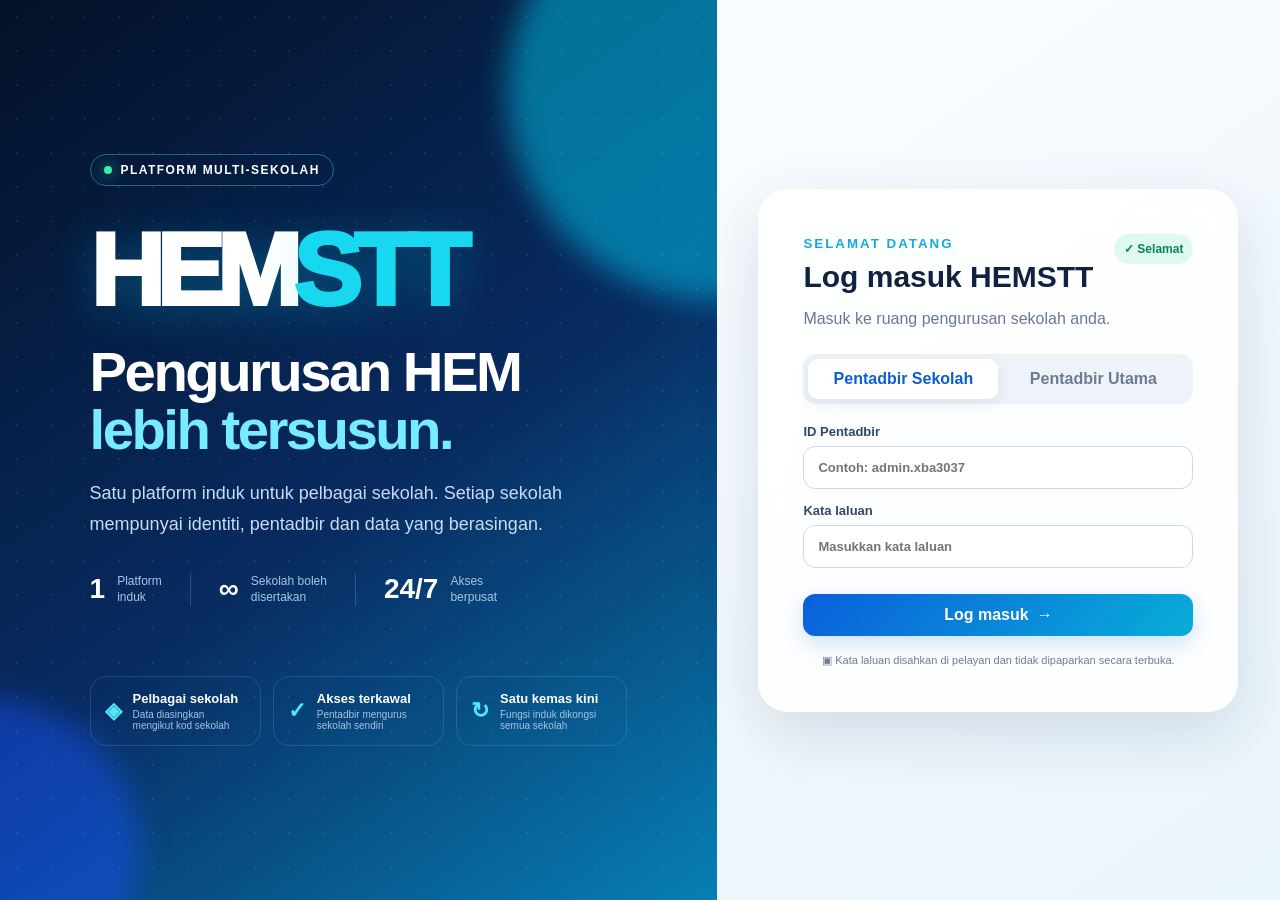
<file: docs/index.html>
<!doctype html>
<html lang="ms">
<head>
  <meta charset="utf-8">
  <meta name="viewport" content="width=device-width, initial-scale=1, viewport-fit=cover">
  <meta name="theme-color" content="#071b3d">
  <meta name="description" content="HEMSTT — pengurusan HEM multi-sekolah">
  <title>HEMSTT</title>
  <link rel="stylesheet" href="styles.css">
</head>
<body>
  <div id="app"><div class="boot"><span class="brand-orb">H</span><p>Membuka HEMSTT…</p></div></div>
  <script src="config.js"></script>
  <script src="app.js?v=200"></script>
</body>
</html>
</file>
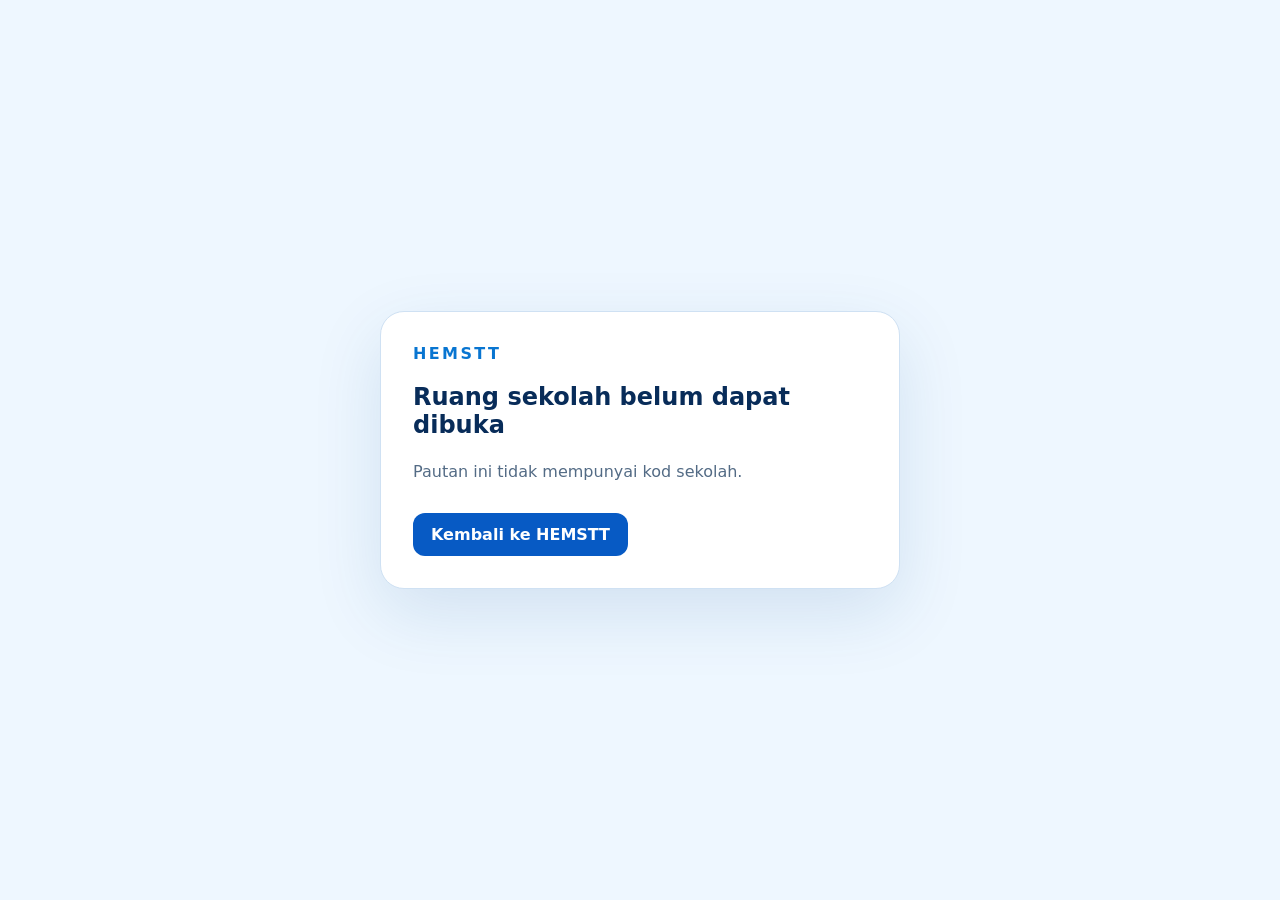
<file: docs/smarttrack/index.html>
<!doctype html>
<html lang="ms">
<head>
  <meta charset="utf-8">
  <meta name="viewport" content="width=device-width,initial-scale=1">
  <meta name="theme-color" content="#0755b5">
  <meta name="apple-mobile-web-app-capable" content="yes">
  <meta name="apple-mobile-web-app-status-bar-style" content="default">
  <meta name="apple-mobile-web-app-title" content="HEM SMARTTRACK">
  <title>HEM SMARTTRACK | SK Ranggu</title>
  <link rel="manifest" href="manifest.webmanifest?v=178">
  <link rel="icon" type="image/png" sizes="192x192" href="icon-smarttrack-choice-192.png">
  <link rel="apple-touch-icon" sizes="180x180" href="icon-smarttrack-choice-180.png">
  <link rel="stylesheet" href="styles.css?v=178">
</head>
<body>
  <header class="topbar no-print">
    <div class="topbar-left">
      <button id="menuToggle" class="menu-toggle" type="button" aria-controls="mainSidebar" aria-expanded="false">☰ Menu</button>
      <a class="brand report-brand" href="#utama" aria-label="Laman utama Sekolah Kebangsaan Ranggu">
        <span class="topbar-logo-pair" aria-hidden="true">
          <img src="logo-kpm-cutout.png" alt="">
          <img src="logo-skrg-cutout.png" alt="">
        </span>
        <span class="topbar-school-copy">
          <small>HEM SMARTTRACK</small>
          <strong>Bahagian Pengurusan Unit HEM SK Ranggu</strong>
          <span>Sekolah Kebangsaan Ranggu • Tawau, Sabah</span>
        </span>
      </a>
    </div>
    <div class="top-actions">
      <span id="saveStatus" class="save-status" aria-live="polite">Memuatkan data…</span>
      <button id="adminButton" class="admin-button" type="button">⚙ Tetapan sistem</button>
      <button id="printButton" class="print-button" type="button">🖨 Cetak laporan</button>
    </div>
  </header>

  <div class="app-layout">
  <nav id="mainSidebar" class="workspace-nav no-print" aria-label="Menu utama HEM SMARTTRACK" aria-hidden="true">
    <p class="sidebar-title">MENU UTAMA</p>
    <a class="nav-home" href="#utama" data-view-link="home"><strong>Laman Utama</strong><small>Lokasi, pautan dan ringkasan</small></a>
    <a class="nav-attendance" href="#e-jkm" data-view-link="attendance"><strong>e-JKM</strong><small>Rekod Kehadiran Murid</small></a>
    <details id="dutyNavGroup" class="sidebar-group nav-duty">
      <summary><span class="sidebar-group-copy"><strong>Guru Bertugas Mingguan</strong><small>Senarai, pelaporan dan pemantauan</small></span></summary>
      <div class="sidebar-submenu">
        <a href="#guru-bertugas-mingguan" data-view-link="dailyDuty"><strong>Senarai &amp; Rumusan Mingguan</strong></a>
        <a href="#keberadaan-guru-akp" data-view-link="staff"><strong>Keberadaan Guru &amp; AKP</strong></a>
        <a href="#status-guru-bertugas" data-view-link="dutyStatus"><strong>Status Pengisian Harian</strong></a>
      </div>
    </details>
    <a class="nav-discipline" href="#guru-bertugas" data-view-link="duty"><strong>HEM SmartDisiplin</strong><small>Sistem pengurusan disiplin murid</small></a>
    <details id="rmtNavGroup" class="sidebar-group nav-rmt">
      <summary><span class="sidebar-group-copy"><strong>Guru Bertugas RMT</strong><small>Buka pilihan pengurusan RMT</small></span></summary>
      <div class="sidebar-submenu">
        <a href="#guru-rmt-status" data-view-link="rmtStatus"><strong>Status Pengisian RMT</strong></a>
        <a href="#guru-rmt-laporan" data-view-link="rmtReport"><strong>Laporan RMT Harian</strong></a>
        <a href="#guru-rmt-arkib" data-view-link="rmtArchive"><strong>Arkib &amp; Gambar</strong></a>
      </div>
    </details>
    <a class="nav-analysis" href="#analisis" data-view-link="analysis"><strong>Trend Analisis Kehadiran</strong><small>Graf, KPI dan kelas terbaik</small></a>
    <a class="nav-opr" href="#template-opr-hem" data-view-link="opr"><strong>Template OPR HEM</strong><small>Program, gambar dan penyedia</small></a>
  </nav>
  <button id="sidebarBackdrop" class="sidebar-backdrop no-print" type="button" aria-label="Tutup menu" tabindex="-1"></button>

  <div class="app-content">

  <aside id="identityBar" class="identity-bar no-print" aria-label="Maklumat pengguna semasa" hidden>
    <label class="user-picker">Nama pengisi
      <select id="editorName" required><option value="">Pilih nama guru / AKP</option></select>
      <datalist id="staffNames"></datalist>
    </label>
    <div><strong>Nama ini digunakan pada setiap simpanan</strong><small>Taip beberapa huruf atau buka senarai, kemudian pilih nama guru.</small></div>
  </aside>

  <main id="top" class="page-shell">
    <section id="homeView" class="app-view home-view" data-view-panel="home" aria-label="Laman utama">
      <section id="lokasi-sekolah" class="school-location no-print" aria-labelledby="schoolLocationTitle">
        <div class="school-location-bar">
          <div><p class="eyebrow">Sekolah Kebangsaan Ranggu</p><h2 id="schoolLocationTitle">Lokasi &amp; Pautan Rasmi</h2></div>
          <a id="idmeShortcut" class="idme-icon" href="https://idme.moe.gov.my/login" target="_blank" rel="noopener noreferrer" draggable="false" title="Seret untuk alihkan • Tekan untuk buka Portal idMe" aria-label="Buka Sistem Pengurusan Identiti idMe KPM"><img src="idme-official-icon.png?v=178" alt="Sistem Pengurusan Identiti idMe KPM" draggable="false"></a>
        </div>
        <div class="school-map-frame">
          <iframe title="Peta lokasi Sekolah Kebangsaan Ranggu" src="https://www.google.com/maps?q=Sekolah%20Kebangsaan%20Ranggu%2C%20Tawau%2C%20Sabah&amp;output=embed" loading="lazy" referrerpolicy="no-referrer-when-downgrade" allowfullscreen></iframe>
        </div>
      </section>
      <section class="home-summary-card" aria-labelledby="homeSummaryTitle">
        <div class="home-summary-heading"><div><p class="eyebrow">Ringkasan kehadiran</p><h2 id="homeSummaryTitle">Ringkasan Kehadiran</h2></div><time id="homeSummaryDate">—</time></div>
        <div class="summary-grid" aria-label="Ringkasan kehadiran">
          <div><span>Keseluruhan sekolah (termasuk Pra)</span><strong id="summaryEnrol">0</strong></div>
          <div><span>Hadir</span><strong id="summaryPresent">0</strong></div>
          <div class="danger"><span>Tidak hadir</span><strong id="summaryAbsent">0</strong></div>
          <div class="success"><span>Peratus hadir</span><strong id="summaryPercent">0%</strong></div>
        </div>
      </section>
      <section class="enrolment-overview" aria-labelledby="enrolmentOverviewTitle">
        <div class="enrolment-overview-heading">
          <div><p class="eyebrow">Data enrolmen • 3 Oktober 2026</p><h2 id="enrolmentOverviewTitle">Ringkasan Murid Perdana</h2></div>
          <small>Murid Perdana ialah Tahun 1 hingga Tahun 6 dan tidak termasuk Prasekolah.</small>
        </div>
        <div class="enrolment-kpis" aria-label="Ringkasan enrolmen murid">
          <article><span>Murid Perdana</span><strong id="primaryEnrolTotal">0</strong></article>
          <article><span>Prasekolah</span><strong id="preschoolEnrolTotal">0</strong></article>
          <article><span>Keseluruhan sekolah</span><strong id="schoolEnrolTotal">0</strong></article>
          <article><span>Lelaki Perdana</span><strong id="primaryMaleTotal">0</strong></article>
          <article><span>Perempuan Perdana</span><strong id="primaryFemaleTotal">0</strong></article>
        </div>
        <div id="yearEnrolTotals" class="year-enrol-totals" aria-label="Jumlah murid mengikut peringkat"></div>
        <div class="enrolment-demographics" aria-label="Demografi murid Perdana">
          <span><b>801</b> Islam</span><span><b>15</b> Bukan Islam</span><span><b>16</b> Bukan warganegara / tiada maklumat</span>
          <span><b>84</b> Melayu</span><span><b>1</b> Cina</span><span><b>308</b> Bumiputera Sabah</span><span><b>423</b> Lain-lain</span>
        </div>
      </section>
      <section class="home-session-panel" aria-labelledby="homeSessionTitle">
        <div class="home-summary-heading"><div><p class="eyebrow">Pembahagian operasi</p><h2 id="homeSessionTitle">Sidang Sekolah</h2></div></div>
        <div class="home-session-grid">
          <article class="afternoon">
            <div class="home-session-head"><span aria-hidden="true">🌇</span><div><strong>SIDANG PETANG</strong><small>Tahun 1, Tahun 2 dan Tahun 3</small></div></div>
            <div id="homeAfternoonClasses" class="home-class-totals" aria-label="Jumlah murid setiap kelas sidang petang"><p>Memuatkan jumlah kelas…</p></div>
          </article>
          <article class="morning">
            <div class="home-session-head"><span aria-hidden="true">🌅</span><div><strong>SIDANG PAGI</strong><small>Tahun 4, Tahun 5 dan Tahun 6</small></div></div>
            <div id="homeMorningClasses" class="home-class-totals" aria-label="Jumlah murid setiap kelas sidang pagi"><p>Memuatkan jumlah kelas…</p></div>
          </article>
        </div>
      </section>
      <section class="home-hem-panel" aria-labelledby="homeHemTitle">
        <div class="home-summary-heading">
          <div><p class="eyebrow">Organisasi Hal Ehwal Murid 2026</p><h2 id="homeHemTitle">Carta Organisasi Pengurusan HEM</h2></div>
          <span class="hem-year-badge">SESI 2026</span>
        </div>
        <p id="hemOrganizationStatus" class="hem-organization-status" role="status">Memuatkan carta organisasi HEM…</p>
        <div id="hemLeadershipChart" class="hem-leadership-chart" aria-label="Hierarki kepimpinan Hal Ehwal Murid"></div>
        <div id="hemUnitChart" class="hem-unit-chart" aria-label="Bidang dan pegawai Hal Ehwal Murid"></div>
      </section>
      <section class="community-stats" aria-labelledby="communityStatsTitle">
        <div><p class="eyebrow">Statistik warga SK Ranggu</p><h2 id="communityStatsTitle">Warga Sekolah</h2><small>Dikemas kini oleh pentadbir sistem.</small></div>
        <article><span>👩‍🏫</span><div><strong id="teacherStat">58</strong><small>Guru</small></div></article>
        <article><span>🧑‍💼</span><div><strong id="akpStat">3</strong><small>AKP</small></div></article>
      </section>
    </section>

    <section id="viewAttendance" class="app-view" data-view-panel="attendance" aria-label="Kehadiran harian">
    <section class="date-panel no-print" aria-labelledby="dateTitle">
      <div>
        <p class="eyebrow">e-JKM • Rekod Kehadiran Murid</p>
        <h1 id="dateTitle">Pilih tarikh untuk isi kehadiran</h1>
        <p>Semua guru boleh mengisi. Setiap perubahan disimpan secara automatik untuk tarikh yang dipilih.</p>
      </div>
      <div class="entry-controls">
        <label class="date-picker">Tarikh laporan
          <input id="reportDate" type="date" required>
        </label>
        <label class="session-picker">Paparan kehadiran
          <select id="sessionFilter">
            <option value="all">Keseluruhan sekolah</option>
            <option value="morning">Sidang pagi</option>
            <option value="afternoon">Sidang petang</option>
          </select>
          <small>Pilih sidang untuk semak peratus dan cetak.</small>
        </label>
      </div>
    </section>

    <article class="report-card">
      <header class="report-head">
        <div class="logo-pair" aria-label="Logo Kementerian Pendidikan Malaysia dan Sekolah Kebangsaan Ranggu">
          <img class="crest crest-kpm" src="logo-kpm-cutout.png" alt="Logo Kementerian Pendidikan Malaysia">
          <img class="crest crest-school" src="logo-skrg-cutout.png" alt="Logo Sekolah Kebangsaan Ranggu">
        </div>
        <div>
          <p class="report-kicker">LAPORAN KEDATANGAN HARIAN</p>
          <h2>SEKOLAH KEBANGSAAN RANGGU</h2>
          <p>PETI SURAT 842, 91008 TAWAU, SABAH • SESI 2026</p>
          <strong id="sessionReportLabel" class="session-report-label">KESELURUHAN SEKOLAH</strong>
        </div>
        <div class="report-date-block"><span>Tarikh</span><strong id="dateLong">—</strong><small id="dayLong">—</small></div>
      </header>

      <section class="table-section">
        <div class="section-heading"><div><span>1</span><h3>e-JKM — Rekod Kehadiran Murid</h3></div><div class="completion-legend" aria-label="Petunjuk status pengisian"><span class="complete">● Selesai di pelayan</span><span class="saving">● Sedang disimpan</span><span class="incomplete">● Belum selesai</span></div></div>
        <div id="attendanceSyncStatus" class="attendance-sync-status" role="status" aria-live="polite">Memuatkan status simpanan…</div>
        <div id="classCompletionLists" class="class-completion-lists" aria-live="polite"></div>
        <div class="table-scroll">
          <table class="attendance-table">
            <thead>
              <tr><th rowspan="2">Bil</th><th rowspan="2" class="name-col">Guru kelas</th><th rowspan="2">Kelas</th><th rowspan="2" class="status-col">Status</th><th colspan="3">Dalam daftar</th><th colspan="3">Hadir</th><th rowspan="2">% Hadir</th><th colspan="3" class="absent-head">Tidak hadir</th><th rowspan="2">% TH</th><th rowspan="2" class="note-col">Senarai Murid Tidak Hadir</th></tr>
              <tr><th>L</th><th>P</th><th>J</th><th>L</th><th>P</th><th>J</th><th class="absent-head">L</th><th class="absent-head">P</th><th class="absent-head">J</th></tr>
            </thead>
            <tbody id="attendanceBody"></tbody>
            <tfoot id="attendanceTotals"></tfoot>
          </table>
        </div>
      </section>

    </article>
    </section>

    <section id="staffView" class="utility-card app-view no-print compact-staff-view" data-view-panel="staff" hidden>
      <div class="utility-head">
        <div><p class="eyebrow">Guru Bertugas Mingguan · 2.2</p><h2>Keberadaan Guru dan AKP</h2><p>Catat pegawai yang tidak berada di sekolah pada tarikh pilihan.</p></div>
        <div class="utility-controls"><label>Tarikh rekod<input id="staffPageDate" type="date" required></label></div>
      </div>
      <nav class="staff-session-tabs" aria-label="Pilih sidang keberadaan">
        <button class="active morning" type="button" data-staff-session-tab="morning" aria-pressed="true"><span>🌅</span><b>Sidang Pagi</b><strong id="staffMorningCount">0</strong></button>
        <button class="afternoon" type="button" data-staff-session-tab="afternoon" aria-pressed="false"><span>🌇</span><b>Sidang Petang</b><strong id="staffAfternoonCount">0</strong></button>
      </nav>
      <div class="staff-session-grid standalone-table-wrap compact-staff-grid">
        <section class="staff-session-card morning-card" data-staff-session-panel="morning"><header class="staff-card-head"><div><strong>Sidang Pagi</strong><small>Pegawai yang tidak berada di sekolah</small></div><button type="button" data-staff-add="morning">＋ Tambah rekod</button></header><div class="table-scroll staff-table-scroll"><table class="staff-table"><thead><tr><th>Bil</th><th>Nama guru / AKP</th><th>Sebab</th><th>Catatan tambahan</th></tr></thead><tbody id="staffMorningBody"></tbody></table></div></section>
        <section class="staff-session-card afternoon-card" data-staff-session-panel="afternoon" hidden><header class="staff-card-head"><div><strong>Sidang Petang</strong><small>Pegawai yang tidak berada di sekolah</small></div><button type="button" data-staff-add="afternoon">＋ Tambah rekod</button></header><div class="table-scroll staff-table-scroll"><table class="staff-table"><thead><tr><th>Bil</th><th>Nama guru / AKP</th><th>Sebab</th><th>Catatan tambahan</th></tr></thead><tbody id="staffAfternoonBody"></tbody></table></div></section>
      </div>
    </section>

    <section id="dailyDutyView" class="utility-card app-view no-print compact-daily-duty" data-view-panel="dailyDuty" hidden>
      <div class="utility-head">
        <div><p class="eyebrow">Guru Bertugas Mingguan · 2.1</p><h2>Senarai &amp; Rumusan Mingguan</h2><p>Nama guru dipilih sekali bagi minggu tersebut. Sistem menghimpunkan semua rekod HEM menjadi satu rumusan mingguan bagi setiap sidang.</p></div>
        <div class="utility-controls"><label>Tarikh rekod<input id="dailyDutyDate" type="date" required></label></div>
      </div>
      <div class="duty-week-toolbar">
        <div><small>Senarai bertugas minggu ini</small><strong id="dutyWeekLabel">Memuatkan minggu…</strong></div>
        <span id="dutyWeekState" class="duty-week-state">Memuatkan…</span>
        <button id="dutyWeekEdit" class="secondary-button" type="button" hidden>✎ Edit senarai</button>
        <button id="dutyWeekSave" class="primary-button" type="button" hidden>🔒 Simpan &amp; kunci</button>
      </div>
      <nav class="daily-duty-tabs" aria-label="Pilih sidang guru bertugas">
        <button class="active morning" type="button" data-daily-duty-tab="morning" aria-pressed="true">🌅 <b>Sidang Pagi</b></button>
        <button class="afternoon" type="button" data-daily-duty-tab="afternoon" aria-pressed="false">🌇 <b>Sidang Petang</b></button>
      </nav>
      <div class="duty-smart-layout">
        <section class="duty-roster-card">
          <header><div><small>GURU MINGGU INI</small><strong id="dutyRosterTitle">Sidang Pagi</strong></div><span id="dutyRosterCount">0 orang</span></header>
          <div class="duty-session-card morning-card" data-daily-duty-panel="morning">
            <table class="duty-table"><thead><tr><th>Bil</th><th>Nama guru bertugas</th></tr></thead><tbody id="dutyMorningBody"></tbody></table>
          </div>
          <div class="duty-session-card afternoon-card" data-daily-duty-panel="afternoon" hidden>
            <table class="duty-table"><thead><tr><th>Bil</th><th>Nama guru bertugas</th></tr></thead><tbody id="dutyAfternoonBody"></tbody></table>
          </div>
        </section>
        <section class="weekly-duty-report-card">
          <header class="weekly-report-head"><div><small>ANALISIS SISTEM</small><strong>Rumusan Mingguan Automatik</strong></div><span id="weeklyReportState">Draf automatik</span></header>
          <div class="weekly-report-metrics">
            <article><span>🎒</span><strong id="weeklyAttendanceRate">—</strong><small>purata murid minggu ini</small></article>
            <article><span>🌅</span><strong id="weeklyTeacherMorningRate">—</strong><small>guru pagi · mingguan</small></article>
            <article><span>🌇</span><strong id="weeklyTeacherAfternoonRate">—</strong><small>guru petang · mingguan</small></article>
            <article><span>👥</span><strong id="weeklyAkpPresenceRate">—</strong><small>AKP · mingguan</small></article>
            <article><span>🍽️</span><strong id="weeklyRmtCount">0</strong><small>laporan RMT minggu ini</small></article>
            <article class="attention"><span>⚠️</span><strong id="weeklyReportActionCount">0</strong><small>tindakan minggu ini</small></article>
          </div>
          <details id="weeklyReportActionSources" class="weekly-action-sources" hidden></details>
          <label class="weekly-summary-field">Rumusan laporan minggu<textarea id="weeklyReportSummary" rows="5" readonly aria-readonly="true"></textarea></label>
          <div class="weekly-report-signoff">
            <div class="weekly-signoff-person prepared"><label>Disediakan oleh<select id="weeklyReportPreparedBy"><option value="">Pilih nama guru / AKP</option></select></label></div>
            <div class="weekly-signoff-person approved">
              <label>Disahkan oleh<select id="weeklyReportApprovedBy"><option value="">Pilih pentadbir sekolah</option></select></label>
              <label>Jawatan pengesah<input id="weeklyReportApprovedTitle" type="text" readonly aria-readonly="true"></label>
            </div>
          </div>
          <p id="weeklyReportSources" class="weekly-report-sources"></p>
          <div class="weekly-report-actions">
            <button id="weeklyReportGenerate" class="secondary-button" type="button">↻ Jana semula</button>
            <button id="weeklyReportEdit" class="secondary-button" type="button">✎ Edit rumusan</button>
            <button id="weeklyReportSave" class="primary-button" type="button">✓ Sahkan laporan minggu</button>
          </div>
        </section>
      </div>
    </section>

    <section id="dutyStatusView" class="utility-card app-view no-print duty-status-view" data-view-panel="dutyStatus" hidden>
      <div class="duty-status-head">
        <div><p class="eyebrow">Guru Bertugas Mingguan · 2.3</p><h2>Status Pengisian Harian</h2><p>Klik tarikh, pilih sidang pagi atau petang, kemudian lihat laporan atau tambah rekod pemantauan.</p></div>
        <label>Bulan pemantauan<input id="dutyStatusMonth" type="month"></label>
      </div>
      <div class="duty-status-summary" aria-label="Ringkasan status bulanan">
        <article><span>Jumlah hari direkod</span><strong id="dutyStatusRecorded">0</strong></article>
        <article class="complete"><span>Lengkap bergambar</span><strong id="dutyStatusComplete">0</strong></article>
        <article class="partial"><span>Perlu dilengkapkan</span><strong id="dutyStatusPartial">0</strong></article>
        <article class="missing"><span>Belum diisi</span><strong id="dutyStatusMissing">0</strong></article>
      </div>
      <div class="duty-status-legend" aria-label="Petunjuk warna"><span class="complete">Hijau: pagi &amp; petang lengkap</span><span class="partial">Kuning: satu sidang / belum lengkap</span><span class="missing">Merah muda: kedua-dua belum diisi</span><span class="weekend">Kelabu: hujung minggu / akan datang</span></div>
      <div class="duty-status-weekdays" aria-hidden="true"><span>Isn</span><span>Sel</span><span>Rab</span><span>Kha</span><span>Jum</span><span>Sab</span><span>Ahd</span></div>
      <div id="dutyStatusCalendar" class="duty-status-calendar" aria-live="polite"></div>
      <p id="dutyStatusMessage" class="duty-status-message" role="status">Pilih bulan untuk menyemak rekod.</p>
      <section id="dutyStatusDetail" class="duty-status-detail" aria-live="polite"><p>Pilih satu tarikh pada kalendar untuk melihat butiran pengisian.</p></section>
      <div id="dutyStatusMonitoringWorkspace" class="duty-status-monitoring-workspace" hidden></div>
    </section>

    <section id="weeklyDutyView" class="utility-card app-view no-print discipline-one-screen" data-view-panel="duty" hidden>
      <header class="discipline-compact-head">
        <span class="smart-discipline-icon" aria-hidden="true">🛡️</span>
        <div><p class="eyebrow">Sistem disiplin murid</p><h2>HEM SmartDisiplin</h2><p>Ringkasan sekolah, trend enam bulan dan tindakan utama dalam satu paparan.</p></div>
        <nav aria-label="Pautan SmartDisiplin"><a href="https://fikreyxcode.github.io/hem-smartdisiplin-skrg/?public=1" target="_blank" rel="noopener noreferrer">Paparan awam</a><a class="primary" href="https://fikreyxcode.github.io/hem-smartdisiplin-skrg/" target="_blank" rel="noopener noreferrer">Buka sistem ↗</a></nav>
      </header>
      <div class="discipline-kpi-grid" aria-label="Ringkasan disiplin sekolah">
        <article><span>Jumlah kes</span><strong id="disciplineTotalCases">—</strong><small>semua rekod</small></article>
        <article class="amber"><span>Dalam tindakan</span><strong id="disciplineInProgress">—</strong><small>sedang disusuli</small></article>
        <article class="green"><span>Selesai</span><strong id="disciplineCompleted">—</strong><small>tindakan lengkap</small></article>
        <article class="red"><span>Perlu perhatian</span><strong id="disciplineAlertTotal">—</strong><small>perlu tindakan segera</small></article>
      </div>
      <div class="discipline-insight-grid">
        <section class="discipline-trend-card" aria-labelledby="disciplineTrendTitle">
          <header><div><p class="eyebrow">Trend 6 bulan</p><h3 id="disciplineTrendTitle">Perubahan kes disiplin</h3></div><small>Semakin rendah, semakin baik</small></header>
          <div id="disciplineTrendChart" class="discipline-trend-chart" aria-live="polite"><p>Memuatkan trend sebenar…</p></div>
        </section>
        <section class="discipline-alert-card" aria-labelledby="disciplineAlertTitle">
          <div class="discipline-alert-heading"><span aria-hidden="true">⚠️</span><div><small>FOKUS TINDAKAN</small><strong id="disciplineAlertTitle">Perkara perlu perhatian</strong></div><b id="disciplineAlertBadge">—</b></div>
          <div class="discipline-alert-list">
            <span>Menunggu tindakan Guru Disiplin <strong id="disciplinePendingAction">—</strong></span>
            <span>Permohonan SSDM menunggu keputusan <strong id="disciplinePendingSsdm">—</strong></span>
            <span>SSDM perlu tindakan lanjut <strong id="disciplineSsdmAttention">—</strong></span>
          </div>
          <p id="disciplineAlertStatus" role="status">Memuatkan status semasa…</p>
        </section>
      </div>
      <div hidden aria-hidden="true"><input id="weeklyDutyDate" type="date"><button id="weeklyDutyRefresh" type="button"></button><p id="weeklyDutyStatus"></p><div id="weeklyDutyGrid"></div></div>
    </section>

    <section id="completionView" class="utility-card app-view no-print" data-view-panel="completion" hidden>
      <div class="utility-head">
        <div><p class="eyebrow">Status pengisian</p><h2>Kelas Selesai &amp; Belum Selesai</h2><p>Semak kelas yang telah menghantar rekod bagi tarikh dan sidang pilihan.</p></div>
        <div class="utility-controls"><label>Tarikh<input id="completionDate" type="date" required></label><label>Sidang<select id="completionSession"><option value="all">Keseluruhan</option><option value="morning">Pagi</option><option value="afternoon">Petang</option></select></label><button id="completionRefresh" class="primary-button" type="button">Semak</button></div>
      </div>
      <p id="completionStatus" class="analysis-status" role="status">Pilih tarikh untuk semakan.</p>
      <div id="completionListsView" class="class-completion-lists large-completion"></div>
    </section>

    <section id="calendarView" class="utility-card app-view no-print" data-view-panel="calendar" hidden>
      <div class="utility-head">
        <div><p class="eyebrow">Rekod mengikut tarikh</p><h2>Kalendar Pengisian Kehadiran</h2><p>Pilih tarikh pada kalendar untuk melihat kelas, peratus kehadiran dan nama pengisi terakhir.</p></div>
        <div class="utility-controls"><label>Tarikh kalendar<input id="calendarDate" type="date" required></label><button id="calendarRefresh" class="primary-button" type="button">Buka rekod</button></div>
      </div>
      <p id="calendarStatus" class="analysis-status" role="status">Pilih tarikh untuk membuka rekod.</p>
      <div class="analysis-table-wrap"><table class="analysis-table calendar-table"><thead><tr><th>Kelas</th><th>Guru kelas</th><th>Peratus hadir</th><th>Status</th><th>Nama pengisi terakhir</th><th>Masa simpanan</th></tr></thead><tbody id="calendarTableBody"></tbody></table></div>
    </section>

    <section id="monitoringReports" class="monitoring-card smart-monitoring app-view no-print" data-view-panel="monitoring" aria-labelledby="monitoringTitle" hidden>
      <div class="monitoring-head smart-monitoring-head">
        <div>
          <p class="eyebrow">Pengisian Pemantauan Harian</p>
          <h2 id="monitoringTitle">Kalendar Pemantauan Harian</h2>
          <p>Klik petak tarikh untuk mengisi atau melihat laporan pemantauan.</p>
        </div>
        <label class="smart-date-control"><span>Bulan pemantauan</span><input id="monitoringCalendarMonth" type="month" required></label>
        <input id="monitoringDate" type="date" required hidden>
        <span class="monitoring-date-label" hidden>Tarikh laporan: <strong id="monitoringDateLabel">—</strong></span>
      </div>
      <div class="duty-status-legend monitoring-calendar-legend" aria-label="Petunjuk warna kalendar"><span class="complete">Hijau: laporan lengkap</span><span class="partial">Kuning: perlu dilengkapkan</span><span class="missing">Merah muda: belum diisi</span><span class="weekend">Kelabu: hujung minggu / akan datang</span><span class="attention">⚠ Perlu tindakan pentadbir</span></div>
      <div class="duty-status-weekdays" aria-hidden="true"><span>Isn</span><span>Sel</span><span>Rab</span><span>Kha</span><span>Jum</span><span>Sab</span><span>Ahd</span></div>
      <div id="monitoringCalendar" class="duty-status-calendar monitoring-calendar" aria-live="polite"></div>
      <p id="monitoringCalendarStatus" class="duty-status-message" role="status">Memuatkan kalendar pemantauan…</p>
      <div id="monitoringSmartSummary" hidden aria-hidden="true"></div>
      <div id="monitoringWorkspaceHome">
      <section id="monitoringDayWorkspace" class="monitoring-day-workspace" hidden>
        <header id="monitoringSelectedDayHead" class="monitoring-selected-day-head"></header>
        <details id="monitoringFormDisclosure" class="monitoring-workspace-disclosure">
          <summary><span>＋ Isi / lengkapkan laporan tarikh ini</span><small>Pilih kawasan, nilai keadaan dan lampirkan gambar.</small></summary>
          <form id="monitoringForm" class="monitoring-form dynamic-monitoring-form">
        <div class="monitoring-session-header">
          <label>Sidang laporan<select id="monitoringSession" required><option value="">Pilih sidang</option><option value="morning">🌅 Sidang Pagi</option><option value="afternoon">🌇 Sidang Petang</option></select></label>
        </div>
        <section class="monitoring-shared-photos" aria-labelledby="monitoringSharedPhotoTitle">
          <label><span><strong id="monitoringSharedPhotoTitle">Gambar untuk laporan ini</strong><small>Satu gambar sudah memadai walaupun banyak kawasan dipilih.</small></span><input id="monitoringPhotos" type="file" accept="image/*,.heic,.heif" multiple required></label>
          <div id="monitoringPreview" class="monitoring-preview" aria-live="polite"></div>
        </section>
        <div class="monitoring-location-picker-head"><div><strong>Pilih kawasan yang dipantau</strong><small>Scroll dan tekan semua kawasan yang berkenaan.</small></div><span id="monitoringSelectedCount">0 dipilih</span></div>
        <div id="monitoringLocationChecklist" class="monitoring-location-checklist" role="group" aria-label="Senarai kawasan pemantauan"></div>
        <p class="monitoring-form-hint">Hanya kawasan yang dipilih akan dimasukkan dalam satu laporan lengkap.</p>
        <div id="monitoringItems" class="monitoring-items"><p class="monitoring-empty">Belum ada kawasan dipilih. Scroll senarai di atas dan tekan kawasan yang dipantau.</p></div>
        <div hidden aria-hidden="true"><select id="monitoringCategory"><option value="both">Kebersihan dan keselamatan</option></select><input id="monitoringLocation"><select id="routeStatus"><option value="not_applicable">Tidak berkaitan</option></select><select id="parkingStatus"><option value="not_applicable">Tidak berkaitan</option></select><textarea id="monitoringIssue"></textarea><textarea id="monitoringAction"></textarea></div>
        <div class="monitoring-submit-row">
          <button id="monitoringSave" class="primary-button" type="submit">Simpan satu laporan lengkap</button>
          <p id="monitoringFormStatus" class="form-message" role="status" aria-live="polite"></p>
        </div>
          </form>
        </details>
        <section id="monitoringArchiveSection" class="monitoring-day-archive">
          <div class="monitoring-gallery-head smart-gallery-head">
            <div><h3>Laporan pada tarikh dipilih</h3><p>Gambar, status kawasan dan tindakan yang diperlukan.</p></div>
            <button id="monitoringRefresh" class="secondary-button" type="button">Muat semula</button>
          </div>
          <div id="monitoringListStatus" class="monitoring-list-status" role="status" aria-live="polite">Memuatkan laporan…</div>
          <div id="monitoringGallery" class="monitoring-gallery"></div>
        </section>
      </section>
      </div>
    </section>

    <section id="oprView" class="monitoring-card app-view no-print" data-view-panel="opr" aria-labelledby="oprTitle" hidden>
      <div class="monitoring-head">
        <div><p class="eyebrow">Arkib dokumen HEM</p><h2 id="oprTitle">Kalender OPR HEM &amp; Surat Menyurat</h2><p>Pilih tarikh untuk melihat, menambah atau mengemas kini rekod OPR dan surat dalam satu paparan.</p></div>
        <details class="opr-storage-menu"><summary>Simpanan Drive</summary><div><strong>OPR HEM</strong><a href="https://drive.google.com/drive/folders/1YP8_ko7EgwcPCGuU2xKYvmtH0ogCm2IQ" target="_blank" rel="noopener">Simpanan 1 ↗</a><a href="https://drive.google.com/drive/folders/1klaopuebuVSOlNUI-b7pBarL_Mr1qzto" target="_blank" rel="noopener">Simpanan 2 (MOE) ↗</a><strong>Surat Menyurat</strong><a href="https://drive.google.com/drive/folders/15ZcrKi-vr0-2ZNUrkMAmjucGPOPaldnx" target="_blank" rel="noopener">Simpanan 1 ↗</a><a href="https://drive.google.com/drive/folders/15nbwLjnsjVx-DNqdJLwAdUznLb0EPlQY" target="_blank" rel="noopener">Simpanan 2 (MOE) ↗</a></div></details>
      </div>

      <section class="opr-calendar-shell" aria-labelledby="oprCalendarTitle">
        <div class="opr-calendar-toolbar">
          <div><p class="eyebrow">Paparan bulanan</p><h3 id="oprCalendarTitle">Arkib Kalender HEM</h3></div>
          <div class="opr-month-controls"><button id="oprMonthPrevious" type="button" aria-label="Bulan sebelumnya">‹</button><label>Bulan<input id="oprCalendarMonth" type="month"></label><button id="oprMonthToday" type="button">Bulan ini</button><button id="oprMonthNext" type="button" aria-label="Bulan seterusnya">›</button><button id="oprRefresh" type="button" aria-label="Muat semula kalender">↻</button></div>
        </div>
        <div class="opr-filter-tabs" role="tablist" aria-label="Tapis jenis dokumen"><button class="active" type="button" data-opr-filter="all" role="tab" aria-selected="true">Semua</button><button type="button" data-opr-filter="opr" role="tab" aria-selected="false">OPR HEM</button><button type="button" data-opr-filter="letter" role="tab" aria-selected="false">Surat Menyurat</button></div>
        <div id="oprCalendarSummary" class="opr-calendar-summary" aria-live="polite"></div>
        <div class="opr-calendar-legend" aria-label="Petunjuk warna"><span class="opr-only">Biru: OPR HEM</span><span class="letter-only">Ungu: Surat</span><span class="both">Dua warna: Kedua-duanya</span><span class="empty">Kelabu: Tiada rekod</span></div>
        <div class="opr-calendar-weekdays" aria-hidden="true"><span>Isn</span><span>Sel</span><span>Rab</span><span>Kha</span><span>Jum</span><span>Sab</span><span>Ahd</span></div>
        <div id="oprCalendarGrid" class="opr-calendar-grid" aria-live="polite"></div>
        <p id="oprCalendarStatus" class="monitoring-list-status" role="status">Memuatkan kalender dokumen HEM…</p>
      </section>

      <section id="oprCalendarDetail" class="opr-calendar-detail" aria-live="polite">
        <div class="opr-detail-heading"><div><p class="eyebrow">Tarikh dipilih</p><h3 id="oprCalendarDetailTitle">Pilih tarikh pada kalender</h3><p id="oprCalendarDetailCount">OPR dan surat untuk tarikh pilihan akan dipaparkan di sini.</p></div><div class="opr-detail-actions"><button id="oprAddButton" class="primary-button" type="button">+ Tambah OPR</button><button id="letterAddButton" class="secondary-button" type="button">+ Tambah Surat</button><button id="oprDetailClose" class="opr-detail-close" type="button" aria-label="Tutup butiran tarikh">×</button></div></div>
        <section id="oprDetailSection"><div class="opr-detail-section-title"><h4>OPR HEM</h4><span id="oprListStatus"></span></div><div id="oprGallery" class="monitoring-gallery opr-gallery"></div></section>
        <section id="letterDetailSection"><div class="opr-detail-section-title"><h4>Surat Menyurat HEM</h4><span id="letterListStatus"></span></div><div id="latestLetterGrid" class="hem-letter-grid" aria-live="polite"></div></section>
      </section>

      <section id="oprEntryPanel" class="opr-entry-panel" hidden>
        <div class="opr-entry-heading"><div><p class="eyebrow">Rekod baharu</p><h3>Tambah OPR HEM</h3></div><button id="oprFormClose" type="button" aria-label="Tutup borang OPR">×</button></div>
      <form id="oprForm" class="monitoring-form opr-form">
        <div class="monitoring-grid">
          <label>Nama program<input id="oprProgram" type="text" maxlength="180" placeholder="Taip nama program" required></label>
          <label>Tarikh program<input id="oprDate" type="date" required></label>
          <label>Disediakan oleh<select id="oprPreparedBy" class="staff-choice" required><option value="">Pilih nama guru</option></select></label>
        </div>
        <label class="photo-uploader">Gambar program<input id="oprPhotos" type="file" accept="image/*,.heic,.heif" multiple required><span>Pilih 1 hingga 4 gambar. Gambar akan dikecilkan secara automatik sebelum disimpan.</span></label>
        <div id="oprPreview" class="monitoring-preview" aria-live="polite"></div>
        <div class="monitoring-submit-row"><button id="oprSave" class="primary-button" type="submit">Simpan OPR HEM</button><p id="oprFormStatus" class="form-message" role="status"></p></div>
      </form>
      </section>

      <section id="letterEntryPanel" class="opr-entry-panel" hidden aria-labelledby="letterUploadTitle">
        <div class="opr-entry-heading"><div><p class="eyebrow">Rekod baharu</p><h3 id="letterUploadTitle">Tambah Surat Menyurat HEM</h3></div><button id="letterFormClose" type="button" aria-label="Tutup borang surat">×</button></div>
        <form id="letterForm" class="letter-upload-form" aria-labelledby="letterUploadTitle">
          <div class="letter-upload-grid">
            <label>Tajuk surat<input id="letterName" type="text" maxlength="220" placeholder="Contoh: Surat Makluman Program HEM" required></label>
            <label>Tarikh surat<input id="letterDate" type="date" required></label>
            <label>Kategori<select id="letterCategory" required><option>Surat Masuk</option><option>Surat Keluar</option><option>Surat Dalaman</option><option>Surat Makluman</option><option>Surat PPD / JPN / KPM</option><option>Lain-lain</option></select></label>
            <label>No. rujukan<input id="letterReference" type="text" maxlength="120" placeholder="Pilihan"></label>
            <label>Nama pengunggah<select id="letterUpdatedBy" class="staff-choice" required><option value="">Pilih nama guru / AKP</option></select></label>
            <label>Pautan Google Drive (pilihan)<input id="letterDriveUrl" type="url" placeholder="https://drive.google.com/..."></label>
            <label class="letter-upload-note">Catatan<textarea id="letterNote" maxlength="1000" rows="3" placeholder="Ringkasan atau tindakan berkaitan surat (pilihan)"></textarea></label>
            <label class="letter-upload-file">Fail surat (PDF, DOC, DOCX atau gambar; maks. 8 MB)<input id="letterFile" type="file" accept=".pdf,.doc,.docx,image/jpeg,image/png,image/webp"></label>
          </div>
          <div class="monitoring-submit-row"><button id="letterSave" class="primary-button" type="submit">Simpan Surat HEM</button><p id="letterStatus" class="form-message" role="status" aria-live="polite"></p></div>
        </form>
      </section>
      <button id="letterArchiveToggle" type="button" hidden aria-expanded="false"></button><div id="letterArchive" hidden><p id="letterArchiveStatus"></p><div id="letterArchiveGrid"></div></div>
    </section>

    <section id="attendanceAnalysis" class="analysis-card app-view no-print" data-view-panel="analysis" aria-labelledby="analysisTitle" hidden>
      <div class="analysis-head">
        <div>
          <p class="eyebrow">Menu 5 · Analisis data bersama</p>
          <h2 id="analysisTitle">Trend Analisis Kehadiran</h2>
          <p>Ringkasan dan graf garis utama dipaparkan dahulu. Buka bahagian terperinci hanya apabila diperlukan.</p>
        </div>
        <div class="analysis-controls">
          <label>Tempoh
            <select id="analysisPeriod">
              <option value="week">Mingguan</option>
              <option value="month">Bulanan</option>
            </select>
          </label>
          <label>Tarikh rujukan
            <input id="analysisDate" type="date" required>
          </label>
          <button id="analysisRefresh" class="primary-button" type="button">Jana analisis</button>
        </div>
      </div>
      <div id="analysisStatus" class="analysis-status" role="status" aria-live="polite">Memuatkan analisis…</div>
      <div id="analysisSummary" class="analysis-summary" aria-label="Ringkasan peratus kehadiran"></div>
      <div class="analysis-chart-layout">
        <div class="chart-shell">
          <div class="chart-title-row">
            <div><strong id="analysisRangeLabel">—</strong><small>Graf garis peratus kehadiran bagi tarikh yang mempunyai rekod</small></div>
            <div class="chart-legend" aria-label="Petunjuk carta"><span><i class="legend-all"></i>Keseluruhan</span><span><i class="legend-morning"></i>Sidang pagi</span><span><i class="legend-afternoon"></i>Sidang petang</span></div>
          </div>
          <div id="attendanceChart" class="attendance-chart" aria-label="Carta graf peratus kehadiran"></div>
        </div>
        <aside class="analysis-best-card" aria-labelledby="analysisBestTitle">
          <div class="analysis-best-head"><div><span>🏆 PRESTASI KELAS</span><strong id="analysisBestTitle">Kelas Kehadiran Terbaik</strong></div><label>Tempoh<select id="analysisBestPeriod" aria-label="Pilih tempoh kelas kehadiran terbaik"><option value="week">Mingguan</option><option value="month">Bulanan</option></select></label></div>
          <p id="analysisBestRange">—</p>
          <div id="analysisBestClass" class="analysis-best-list" aria-live="polite"></div>
          <p id="analysisBestInsight" class="analysis-best-insight">Pilih kelas untuk melihat ringkasan pencapaiannya.</p>
        </aside>
      </div>
      <div class="analysis-detail-stack">
        <details class="analysis-detail">
          <summary><span><b>🎯 KPI Kehadiran Bulanan</b><small>Prestasi sekolah dan kelas berbanding sasaran 96%</small></span><i>＋</i></summary>
          <section class="kpi-panel" aria-labelledby="kpiTitle">
            <div class="kpi-heading"><div><p class="eyebrow">KPI 96%</p><h3 id="kpiTitle">Prestasi KPI Kehadiran Bulanan</h3></div><div class="kpi-filter-group"><label>Tahun<select id="kpiYear" aria-label="Pilih tahun analisis"></select></label><label>Bulan<select id="kpiMonth" aria-label="Pilih bulan analisis"></select></label></div></div>
            <div id="kpiSummary" class="kpi-summary"></div>
            <div class="kpi-columns"><section><h4>✅ Mencapai KPI 96%</h4><div id="kpiAchieved"></div></section><section><h4>⚠️ Belum Mencapai KPI 96%</h4><div id="kpiBelow"></div></section></div>
            <div id="kpiClusters" class="kpi-clusters"></div>
          </section>
        </details>
        <details class="analysis-detail">
          <summary><span><b>🏆 Kelas Kehadiran Terbaik</b><small>Emas, perak, gangsa dan pencapaian tahunan</small></span><i>＋</i></summary>
          <section class="podium-section" aria-labelledby="podiumTitle"><div class="podium-heading"><p class="eyebrow">Penghargaan kehadiran</p><h3 id="podiumTitle">Kelas Terbaik — Emas, Perak &amp; Gangsa</h3><p>Kedudukan dikira daripada purata rekod dalam tempoh yang dipilih.</p></div><div id="attendancePodium" class="attendance-podium"></div></section>
          <section class="annual-winners-section" aria-labelledby="annualWinnersTitle">
            <div class="annual-winners-heading"><div><p class="eyebrow">Pencapaian Kehadiran Terbaik Tahunan</p><h3 id="annualWinnersTitle">🏆 Kelas Kehadiran Emas <span id="annualWinnersYear">—</span></h3><p>Pemenang setiap bulan ditentukan daripada purata keseluruhan rekod kelas bagi bulan tersebut.</p></div></div>
            <p id="annualWinnersStatus" class="analysis-status" role="status" aria-live="polite">Memuatkan pencapaian tahunan…</p>
            <div id="annualWinnersGrid" class="annual-winners-grid"></div>
          </section>
        </details>
        <details class="analysis-detail">
          <summary><span><b>📋 Data Kehadiran Mengikut Tarikh</b><small>Buka jadual lengkap untuk semakan terperinci</small></span><i>＋</i></summary>
          <div class="analysis-table-wrap">
            <table class="analysis-table">
              <thead><tr><th>Tarikh</th><th>Keseluruhan</th><th>Sidang pagi</th><th>Sidang petang</th><th>Rekod kelas</th></tr></thead>
              <tbody id="analysisTableBody"></tbody>
            </table>
          </div>
          <p class="analysis-note">Nota: Prasekolah dikira dalam keseluruhan sekolah sahaja. Tanda “—” bermaksud belum ada rekod disimpan bagi sidang atau tarikh tersebut.</p>
        </details>
      </div>
    </section>

    <section id="rmtStatusView" class="utility-card app-view no-print" data-view-panel="rmtStatus" hidden>
      <section class="rmt-duty-inline-card" aria-labelledby="rmtDutyInlineTitle">
        <div class="rmt-duty-inline-head">
          <div><p class="eyebrow">Guru bertugas minggu ini</p><h2 id="rmtDutyInlineTitle">Senarai Guru Bertugas RMT</h2><p id="rmtDutySnapshotStatus">Memuatkan senarai guru…</p></div>
          <a class="rmt-portal-button" href="https://appsjohor.moe.gov.my/rmt" target="_blank" rel="noopener noreferrer">Buka Portal RMT</a>
        </div>
        <div class="rmt-duty-snapshot" aria-live="polite">
          <article class="morning"><strong>Sidang Pagi</strong><p id="rmtMorningSnapshot">Memuatkan…</p></article>
          <article class="afternoon"><strong>Sidang Petang</strong><p id="rmtAfternoonSnapshot">Memuatkan…</p></article>
        </div>
        <details id="rmtDutyEditor" class="rmt-duty-editor">
          <summary>Kemas kini senarai guru bertugas</summary>
          <div id="rmtTemplateForm" class="rmt-template-form">
            <div class="rmt-meta-grid"><label>Nombor minggu<input id="rmtWeek" type="number" inputmode="numeric" min="1" max="53" placeholder="Contoh: 12" required><small>Masukkan nombor minggu sekolah</small></label><label>Tarikh pengisian<input id="rmtFrom" type="date" required><small>Tarikh guru membuat pengisian</small></label><input id="rmtTo" type="hidden"></div>
            <div class="rmt-count-grid"><label>Jumlah Murid RMT Pagi<input id="rmtMorningCount" type="number" min="0" value="142"></label><label>Jumlah Murid RMT Petang<input id="rmtAfternoonCount" type="number" min="0" value="119"></label><div class="rmt-total-display"><span>Jumlah keseluruhan RMT</span><strong id="rmtComputedTotal">261</strong><small>Dikira secara automatik</small></div></div>
            <div class="rmt-duty-session-picker"><label>Paparan sidang<select id="rmtDutySessionView"><option value="morning">🌅 Sidang Pagi</option><option value="afternoon">🌇 Sidang Petang</option></select></label><small>Hanya satu senarai dipaparkan pada satu masa.</small></div>
            <div class="rmt-session-grid single-session"><fieldset data-rmt-duty-panel="morning"><legend>📗 Guru sesi pagi</legend><div id="rmtMorningNames" class="rmt-name-list"></div></fieldset><fieldset data-rmt-duty-panel="afternoon" hidden><legend>📕 Guru sesi petang</legend><div id="rmtAfternoonNames" class="rmt-name-list"></div></fieldset></div>
            <div class="rmt-template-actions"><button id="rmtDutySave" class="primary-button" type="button">Simpan Senarai Guru Bertugas Mingguan</button><p id="rmtDutyStatus" class="form-message" role="status">Senarai ini akan disimpan mengikut minggu dan boleh dilihat pada semua peranti.</p></div>
          </div>
        </details>
      </section>
      <section class="rmt-calendar-panel" aria-labelledby="rmtCalendarTitle">
        <div class="rmt-calendar-heading"><div><p class="eyebrow">Kalendar bulanan</p><h3 id="rmtCalendarTitle">Status Pengisian RMT</h3><p>Setiap petak menunjukkan menu serta bilangan RMT dibekalkan berbanding penerima. Klik tarikh untuk membuka laporan dan gambar.</p></div><label>Bulan laporan<input id="rmtCalendarMonth" type="month"></label></div>
        <div class="rmt-summary-grid"><div><span>Jumlah laporan</span><strong id="rmtSummaryTotal">0</strong></div><div class="morning"><span>Sidang pagi</span><strong id="rmtSummaryMorning">0</strong></div><div class="afternoon"><span>Sidang petang</span><strong id="rmtSummaryAfternoon">0</strong></div><div class="complete"><span>Hari lengkap</span><strong id="rmtSummaryComplete">0</strong></div></div>
        <div class="rmt-calendar-legend" aria-label="Petunjuk warna kalendar"><span class="morning-only">Kuning: laporan pagi</span><span class="afternoon-only">Hijau terang: laporan petang</span><span class="both">Kuning + hijau: dua sidang</span><span class="missing">Merah muda: belum diisi</span><span class="weekend">Merah: Sabtu/Ahad — Tiada RMT</span><span class="future">Kelabu: tarikh akan datang</span></div>
        <div class="rmt-calendar-weekdays" aria-hidden="true"><span>Isn</span><span>Sel</span><span>Rab</span><span>Kha</span><span>Jum</span><span>Sab</span><span>Ahd</span></div>
        <div id="rmtCalendarGrid" class="rmt-calendar-grid" aria-live="polite"></div>
        <div class="rmt-calendar-footer"><p id="rmtCalendarStatus" role="status">Memuatkan rekod RMT…</p><button id="rmtShowAll" class="secondary-button" type="button" hidden>Tutup Laporan Dipilih</button></div>
      </section>
    </section>

    <section id="rmtReportView" class="utility-card app-view no-print" data-view-panel="rmtReport" hidden>
      <section class="rmt-photo-section" aria-labelledby="rmtPhotoTitle">
        <div><p class="eyebrow">Pengisian mengikut sidang</p><h3 id="rmtPhotoTitle">Laporan RMT Harian</h3><p>Pilih sidang, kemudian lengkapkan satu borang sahaja.</p></div>
        <div class="rmt-report-grid">
          <form class="rmt-report-card single-card" data-rmt-session="single">
            <label class="rmt-session-choice rmt-paired-field">Pilih sidang<select data-rmt-field="session" required><option value="morning">🌅 Sidang Pagi</option><option value="afternoon">🌇 Sidang Petang</option></select></label>
            <label class="rmt-paired-field">Penilaian / Keadaan RMT<select data-rmt-field="rating" required><option value="Baik">Baik</option><option value="Memuaskan">Memuaskan</option><option value="Kurang Memuaskan">Kurang Memuaskan</option></select></label>
            <label class="rmt-number-field rmt-paired-field">Bilangan Penerima RMT<input data-rmt-field="recipients" type="number" inputmode="numeric" min="0" required></label>
            <label class="rmt-number-field rmt-paired-field">Bilangan RMT Dibekalkan<input data-rmt-field="supplied" type="number" inputmode="numeric" min="0" required></label>
            <label class="rmt-paired-field">Menu RMT<select data-rmt-field="menu" required><option value="">Pilih menu RMT hari ini</option><option>Menu RMT 1 - Nasi Ayam</option><option>Menu RMT 2 - Nasi Lemak</option><option>Menu RMT 3 - Bubur Nasi</option><option>Menu RMT 4 - Mi Goreng</option><option>Menu RMT 5 - Bihun Goreng Putih</option><option>Menu RMT 6 - Soto</option><option>Menu RMT 7 - Nasi Paprik</option><option>Menu RMT 8 - Nasi Goreng Cina</option><option>Menu RMT 9 - Bihun Sup</option><option>Menu RMT 10 - Makaroni Sup</option><option>Menu RMT 11 - Roti Canai</option><option>Menu RMT 12 - Roti + Telur Hancur + Kacang Panggang</option><option>Menu RMT 13 - Ayam Panggang dan Kentang</option><option>Menu RMT 14 - Bijirin Sarapan Pagi</option><option>Menu RMT 15 - Kuih-muih</option><option>Menu RMT 16 - Nasi + Kari Ayam/Kari Ikan Tenggiri</option><option>Menu RMT 17 - Nasi Goreng Kampung</option><option>Menu RMT 18 - Bubur Kacang + Roti Putih</option><option>Menu RMT 19 - Roti Putih + Sup Ayam/Sup Ikan Tenggiri</option><option>Menu RMT 20 - Bun + Kari Ayam/Kari Ikan Tenggiri</option><option>Tiada Dalam Senarai Menu RMT</option><option>Menu RMT (Bulan Puasa) - Roti + Buah</option></select></label>
            <label class="rmt-paired-field">Catatan Guru Bertugas — Pilihan<textarea data-rmt-field="notes" rows="2"></textarea></label>
            <label class="photo-uploader">Gambar laporan<input data-rmt-field="photos" type="file" accept="image/*,.heic,.heif" multiple required><span>Pilih 1 hingga 4 gambar.</span></label>
            <button class="primary-button rmt-submit-inline" type="submit">Simpan Laporan RMT</button><div class="monitoring-preview rmt-field-wide" data-rmt-preview></div><p class="form-message rmt-field-wide" data-rmt-status></p>
          </form>
        </div>
        <div hidden aria-hidden="true"><select id="rmtPhotoSession"><option value="morning">Pagi</option></select><input id="rmtPhotos" type="file"><button id="rmtPhotoSave" type="button"></button><p id="rmtPhotoStatus"></p><div id="rmtImagePreview"></div></div>
      </section>
    </section>

    <section id="rmtArchiveView" class="utility-card app-view no-print" data-view-panel="rmtArchive" hidden>
      <div class="utility-head rmt-archive-head"><div><p class="eyebrow">Arkib laporan RMT</p><h2 id="rmtGalleryTitle">Laporan &amp; Gambar Mengikut Tarikh</h2><p id="rmtGallerySubtitle">Pilih tarikh untuk membuka laporan pagi atau petang berserta gambar.</p></div><label>Tarikh laporan<input id="rmtArchiveDate" type="date"></label></div>
      <div class="rmt-shared-heading"><div><h3>Laporan Tarikh Dipilih</h3><small>Hanya rekod bagi tarikh pilihan dipaparkan.</small></div><button id="rmtPhotoRefresh" class="secondary-button" type="button">Muat semula</button></div>
      <p id="rmtSharedStatus" class="monitoring-list-status" role="status">Memuatkan gambar RMT…</p>
      <div id="rmtSharedGallery" class="rmt-shared-gallery" aria-live="polite"></div>
    </section>
  </main>
  </div>
  </div>

  <div id="recordEditModal" class="modal-backdrop no-print" hidden>
    <section class="admin-modal record-edit-modal" role="dialog" aria-modal="true" aria-labelledby="recordEditTitle">
      <button id="recordEditClose" class="modal-close" type="button" aria-label="Tutup">×</button>
      <p class="modal-kicker">KEMAS KINI REKOD</p>
      <h2 id="recordEditTitle">Edit rekod</h2>
      <p class="record-edit-note">Perubahan direkodkan secara automatik menggunakan nama pengisi semasa.</p>
      <form id="recordEditForm" class="record-edit-form">
        <input id="recordEditType" type="hidden"><input id="recordEditId" type="hidden">
        <div id="oprEditFields" class="record-edit-fields">
          <label>Nama program<input id="editOprProgram" type="text" maxlength="180" required></label>
          <label>Tarikh program<input id="editOprDate" type="date" required></label>
          <label>Disediakan oleh<select id="editOprPreparedBy" class="staff-choice" required><option value="">Pilih nama guru / AKP</option></select></label>
        </div>
        <div id="letterEditFields" class="record-edit-fields" hidden>
          <label>Tajuk surat<input id="editLetterName" type="text" maxlength="220"></label>
          <label>Tarikh surat<input id="editLetterDate" type="date"></label>
          <label>Kategori<select id="editLetterCategory"><option>Surat Masuk</option><option>Surat Keluar</option><option>Surat Dalaman</option><option>Surat Makluman</option><option>Surat PPD / JPN / KPM</option><option>Lain-lain</option></select></label>
          <label>No. rujukan<input id="editLetterReference" type="text" maxlength="120"></label>
          <label>Nama pengunggah<select id="editLetterUpdatedBy" class="staff-choice"><option value="">Pilih nama guru / AKP</option></select></label>
          <label>Pautan Google Drive<input id="editLetterDriveUrl" type="url" placeholder="https://drive.google.com/..."></label>
          <label class="record-edit-wide">Catatan<textarea id="editLetterNote" maxlength="1000" rows="3"></textarea></label>
        </div>
        <p class="record-editor-audit">Penyunting: <strong id="recordEditorName">—</strong></p>
        <div class="admin-save-row"><button id="recordEditSave" class="primary-button" type="submit">Simpan perubahan</button><span id="recordEditStatus" class="form-message" role="status"></span></div>
      </form>
    </section>
  </div>

  <div id="adminModal" class="modal-backdrop no-print" hidden>
    <section class="admin-modal" role="dialog" aria-modal="true" aria-labelledby="adminTitle">
      <button id="adminClose" class="modal-close" type="button" aria-label="Tutup">×</button>
      <div id="adminLoginView">
        <p class="modal-kicker">UNTUK PENTADBIR SAHAJA</p>
        <h2 id="adminTitle">Tetapan Sistem</h2>
        <p>Urus kelas serta senarai nama guru dan AKP dengan kod admin.</p>
        <form id="adminLoginForm" class="admin-login-form">
          <label>Kod admin<input id="adminPin" type="password" autocomplete="current-password" required></label>
          <button class="primary-button" type="submit">Masuk sebagai admin</button>
          <p id="adminError" class="form-message" role="alert"></p>
        </form>
      </div>
      <div id="adminSettingsView" hidden>
        <p class="modal-kicker">PENTADBIR DISAHKAN</p>
        <section class="admin-private-tools" aria-labelledby="adminPrivateToolsTitle">
          <div><p class="modal-kicker">PAPARAN PENTADBIR</p><h2 id="adminPrivateToolsTitle">Semakan Rekod Ikut Kalendar</h2><p>Paparan ini dikeluarkan daripada menu awam dan hanya boleh dibuka selepas pengesahan pentadbir.</p></div>
          <a class="secondary-button" href="#rekod-kalendar" data-admin-calendar-link>▦ Buka rekod kalendar</a>
        </section>
        <section class="admin-stat-section">
          <h2>Statistik Warga SK Ranggu</h2><p>Kemas kini jumlah yang dipaparkan pada laman utama.</p>
          <div class="admin-stat-grid"><label>Jumlah Guru<input id="adminTeacherCount" type="number" inputmode="numeric" min="0" max="500"></label><label>Jumlah AKP<input id="adminAkpCount" type="number" inputmode="numeric" min="0" max="100"></label></div>
          <div class="admin-save-row"><button id="adminStatsSave" class="primary-button" type="button">Simpan statistik</button><span id="adminStatsStatus" class="form-message" role="status"></span></div>
        </section>
        <h2>Tetapan Kelas</h2>
        <div class="effective-date-row">
          <label>Berkuat kuasa mulai<input id="profileEffectiveDate" type="date" required></label>
          <p>Perubahan hanya digunakan mulai tarikh ini. Laporan lama tidak berubah.</p>
        </div>
        <div class="admin-table-scroll">
          <table class="admin-table">
            <thead><tr><th>Kelas</th><th>Nama guru kelas</th><th>Murid lelaki</th><th>Murid perempuan</th></tr></thead>
            <tbody id="adminClassBody"></tbody>
          </table>
        </div>
        <div class="admin-save-row">
          <button id="adminSave" class="primary-button" type="button">Simpan tetapan</button>
          <span id="adminSaveStatus" class="form-message" role="status"></span>
        </div>
        <section class="admin-staff-section" aria-labelledby="adminStaffTitle">
          <div class="admin-section-heading">
            <div>
              <p class="modal-kicker">SENARAI BERSAMA</p>
              <h2 id="adminStaffTitle">Nama Guru &amp; AKP</h2>
              <p>Nama aktif akan muncul dalam pilihan “Nama pengisi” dan “Keberadaan Guru &amp; AKP” pada semua peranti. Nyahaktifkan nama untuk menyembunyikannya tanpa memadam rekod lama.</p>
            </div>
            <button id="adminStaffAdd" class="secondary-button" type="button">+ Tambah nama</button>
          </div>
          <div class="admin-table-scroll admin-staff-scroll">
            <table class="admin-table admin-staff-table">
              <thead><tr><th>Bil.</th><th>Nama penuh</th><th>Status</th><th>Tindakan</th></tr></thead>
              <tbody id="adminStaffBody"></tbody>
            </table>
          </div>
          <div class="admin-save-row">
            <button id="adminStaffSave" class="primary-button" type="button">Simpan senarai nama</button>
            <span id="adminStaffSaveStatus" class="form-message" role="status"></span>
          </div>
        </section>
        <section class="admin-content-section" aria-labelledby="adminAnnouncementTitle">
          <div class="admin-section-heading">
            <div><p class="modal-kicker">MAKLUMAN GLOBAL</p><h2 id="adminAnnouncementTitle">News Ticker HEM</h2><p>Tambah, susun dan aktifkan makluman yang akan bergerak di bahagian bawah semua paparan.</p></div>
            <button id="adminAnnouncementAdd" class="secondary-button" type="button">+ Tambah makluman</button>
          </div>
          <div id="adminAnnouncementList" class="admin-announcement-list"></div>
          <div class="ticker-preview" aria-label="Pratonton ticker"><strong>📢 MAKLUMAN HEM</strong><div class="news-ticker-viewport"><div id="adminTickerPreviewTrack" class="news-ticker-track"></div></div></div>
          <div class="admin-save-row"><button id="adminAnnouncementSave" class="primary-button" type="button">Simpan makluman</button><span id="adminAnnouncementStatus" class="form-message" role="status"></span></div>
        </section>
        <section class="admin-content-section" aria-labelledby="adminLetterTitle">
          <div class="admin-section-heading"><div><p class="modal-kicker">ARKIB DOKUMEN</p><h2 id="adminLetterTitle">Surat Menyurat HEM</h2><p>Guru memasukkan surat terus melalui halaman Template OPR HEM tanpa kod pentadbir. Arkib semasa dipaparkan di bawah untuk semakan pentadbir.</p></div></div>
          <div id="adminLetterList" class="admin-letter-list"></div>
        </section>
        <section class="admin-organization-section" aria-labelledby="adminOrganizationTitle">
          <div class="admin-section-heading">
            <div>
              <p class="modal-kicker">CARTA ORGANISASI</p>
              <h2 id="adminOrganizationTitle">Pengurusan Organisasi HEM</h2>
              <p>Pilih nama daripada senarai guru, tetapkan bidang, jawatan, peranan dan susunan. Gambar disimpan secara kekal dan dipaparkan pada semua peranti.</p>
            </div>
            <button id="adminOrganizationAdd" class="secondary-button" type="button">+ Tambah pegawai / bidang</button>
          </div>
          <div id="adminOrganizationList" class="admin-organization-list" aria-live="polite"></div>
          <div class="admin-save-row">
            <button id="adminOrganizationSave" class="primary-button" type="button">Simpan organisasi HEM</button>
            <span id="adminOrganizationStatus" class="form-message" role="status"></span>
          </div>
        </section>
      </div>
    </section>
  </div>

  <aside id="globalNewsTicker" class="global-news-ticker no-print" aria-label="Makluman HEM" hidden>
    <strong>📢 MAKLUMAN HEM</strong>
    <div class="news-ticker-viewport"><div id="newsTickerTrack" class="news-ticker-track"></div></div>
  </aside>
  <footer class="site-footer"><strong>HEM SMARTTRACK</strong><span>Dibangunkan oleh Mohammad Fikrey Bin Abdul Gapar</span></footer>
  <script src="../config.js"></script>
  <script src="tenant-bootstrap.js?v=1" defer></script>
</body>
</html>
</file>
<file: docs/styles.css>
:root{--navy:#071b3d;--blue:#0b63d9;--cyan:#0dc7f2;--ink:#10223f;--muted:#687994;--line:#dbe6f3;--surface:#f4f8fc;--white:#fff;--green:#10a86b;--red:#d94352;--shadow:0 22px 65px rgba(7,35,77,.13);font-family:Inter,ui-sans-serif,-apple-system,BlinkMacSystemFont,"Segoe UI",sans-serif;color:var(--ink);background:var(--surface)}*{box-sizing:border-box}body{margin:0;min-height:100vh;background:radial-gradient(circle at 85% 0,#d9f7ff 0,transparent 28%),#f2f7fc}button,input,select,textarea{font:inherit}button{cursor:pointer}.boot{min-height:100vh;display:grid;place-content:center;text-align:center;color:#315071}.brand-orb{width:48px;height:48px;display:grid;place-items:center;border-radius:16px;background:linear-gradient(145deg,#0ee1ff,#0b56d6 55%,#071b3d);color:#fff;font-weight:900;box-shadow:0 12px 30px #0871d955}.login-page{min-height:100vh;display:grid;grid-template-columns:minmax(470px,1.12fr) minmax(430px,.88fr)}.login-hero{position:relative;overflow:hidden;background:linear-gradient(145deg,#041127,#082b61 54%,#077fb4);color:#fff;padding:clamp(50px,7vw,100px);display:flex;flex-direction:column;justify-content:center}.login-hero:after{content:"";position:absolute;inset:0;background-image:linear-gradient(#fff0 96%,#fff0),radial-gradient(#fff 1px,transparent 1px);background-size:100% 100%,34px 34px;opacity:.07}.aurora{position:absolute;border-radius:50%;filter:blur(15px);opacity:.45}.a1{width:420px;height:420px;background:#00d8ff;right:-210px;top:-120px}.a2{width:300px;height:300px;background:#1954ff;left:-160px;bottom:-100px}.hero-content,.hero-features{position:relative;z-index:1}.platform-pill{display:inline-flex;align-items:center;gap:9px;width:max-content;padding:8px 13px;border:1px solid #5acfff66;border-radius:999px;background:#fff0;font-size:12px;font-weight:800;letter-spacing:.12em}.platform-pill i{width:8px;height:8px;border-radius:50%;background:#38efad;box-shadow:0 0 15px #38efad}.hero-logo{font-size:clamp(62px,8vw,112px);font-weight:950;line-height:1;margin:34px 0 20px;letter-spacing:-.08em;text-shadow:0 8px 45px #00d9ff44}.hero-logo span,.mobile-logo span{color:#18d8f1}.hero-content h1{font-size:clamp(35px,4.4vw,62px);line-height:1.04;margin:0;letter-spacing:-.045em}.hero-content h1 em{font-style:normal;color:#78ecff}.hero-content>p{font-size:18px;line-height:1.7;color:#c9dbef;max-width:630px}.hero-metrics{display:flex;margin-top:34px}.hero-metrics>div{display:flex;align-items:center;gap:12px;padding:0 28px;border-left:1px solid #bcecff35}.hero-metrics>div:first-child{padding-left:0;border:0}.hero-metrics b{font-size:28px}.hero-metrics span{font-size:12px;color:#a8c5e3;line-height:1.35}.hero-features{display:grid;grid-template-columns:repeat(3,1fr);gap:12px;margin-top:70px}.hero-features>div{display:flex;gap:11px;align-items:center;padding:14px;border:1px solid #a7dcff28;background:#fff0;border-radius:16px}.hero-features>div>b{font-size:22px;color:#52e7ff}.hero-features strong,.hero-features small{display:block}.hero-features strong{font-size:13px}.hero-features small{font-size:10px;color:#a9c2df;margin-top:3px}.login-side{display:grid;place-items:center;padding:35px;background:linear-gradient(145deg,#f9fdff,#eaf4fb)}.glass-card,.panel{background:#ffffffd9;border:1px solid #fff;box-shadow:var(--shadow);backdrop-filter:blur(18px)}.login-card{width:min(480px,100%);padding:44px;border-radius:30px}.mobile-logo{display:none;font-size:26px;font-weight:950}.login-heading{display:flex;justify-content:space-between;align-items:flex-start}.login-heading small,.page-heading small,.panel-heading small,.school-hero small,.modal small{font-weight:900;letter-spacing:.15em;color:#16a9df}.login-heading h2{font-size:30px;margin:8px 0 0}.login-card>p,.page-heading p,.panel-heading p,.school-hero p{color:var(--muted)}.safe{font-size:12px;color:#07845b;background:#e0f9ef;padding:8px 10px;border-radius:999px;font-weight:800}.login-tabs{display:grid;grid-template-columns:1fr 1fr;background:#edf3f8;padding:5px;border-radius:13px;margin:26px 0 20px}.login-tabs button{border:0;background:transparent;padding:11px;border-radius:10px;font-weight:800;color:#6d7c91}.login-tabs button.active{background:#fff;color:#0b5fd1;box-shadow:0 5px 16px #183b6b16}label{display:block;font-size:13px;font-weight:800;margin:14px 0;color:#304768}input,select,textarea{width:100%;border:1px solid #cbd9e8;background:#fff;border-radius:12px;padding:13px 14px;margin-top:7px;color:var(--ink);outline:0;transition:.2s}input:focus,select:focus,textarea:focus{border-color:#1686e8;box-shadow:0 0 0 4px #1686e818}textarea{min-height:84px;resize:vertical}.primary,.secondary,.ghost{border:0;border-radius:12px;padding:12px 16px;font-weight:850;display:inline-flex;align-items:center;justify-content:center;gap:8px}.primary{color:#fff;background:linear-gradient(135deg,#0a5fda,#08add8);box-shadow:0 8px 22px #086ed233}.primary:hover{transform:translateY(-1px)}.secondary{color:#0c5cb8;background:#edf6ff;border:1px solid #b9dcfa}.ghost{background:#f3f7fb;color:#47617f}.wide{width:100%;margin-top:12px}.privacy-note{font-size:11px;color:#6e7e91;margin-top:18px;text-align:center}.notice{padding:11px 13px;border-radius:11px;background:#ffeaed;color:#a62737;font-size:13px;font-weight:700;margin:12px 0}.notice.success{background:#dcf8eb;color:#087149}.shell{min-height:100vh;display:grid;grid-template-columns:250px 1fr}.sidebar{background:linear-gradient(180deg,#071a3b,#08295d);color:#fff;position:sticky;top:0;height:100vh;padding:24px 15px;display:flex;flex-direction:column;z-index:20}.side-brand{display:flex;align-items:center;gap:12px;padding:5px 10px 28px}.side-brand b,.side-brand small{display:block}.side-brand b{font-size:22px;letter-spacing:-.04em}.side-brand small{color:#8fb0d6;font-size:10px;text-transform:uppercase;letter-spacing:.12em}.sidebar nav{display:grid;gap:7px}.sidebar nav button,.logout{border:0;background:transparent;color:#9eb8d6;padding:13px 14px;border-radius:12px;text-align:left;font-weight:750}.sidebar nav button.active{background:linear-gradient(90deg,#1476e8,#06b2d1);color:#fff;box-shadow:0 10px 25px #0578c633}.sidebar nav button span,.logout span{margin-left:10px}.logout{margin-top:auto}.workspace{min-width:0}.topbar{height:76px;display:flex;align-items:center;justify-content:space-between;background:#ffffffdb;backdrop-filter:blur(14px);border-bottom:1px solid var(--line);padding:0 34px;position:sticky;top:0;z-index:10}.topbar>div:first-of-type small,.topbar>div:first-of-type strong{display:block}.topbar small{font-size:10px;color:#6b7e98;letter-spacing:.12em}.topbar strong{font-size:16px}.user-chip{display:flex;align-items:center;gap:9px}.user-chip>span{width:37px;height:37px;border-radius:12px;display:grid;place-items:center;background:linear-gradient(145deg,#b5f3ff,#267be6);color:#fff;font-weight:900}.user-chip b,.user-chip small{display:block}.user-chip b{font-size:12px}.mobile-menu{display:none}.content{padding:32px;max-width:1540px;margin:auto}.page-heading{display:flex;justify-content:space-between;gap:20px;align-items:center;margin-bottom:25px}.page-heading h1{font-size:32px;margin:6px 0}.stats{display:grid;grid-template-columns:repeat(4,1fr);gap:15px;margin-bottom:22px}.stats article{background:#fff;border:1px solid var(--line);border-radius:18px;padding:19px;display:flex;gap:14px;box-shadow:0 10px 28px #173b6510}.stats i,.module-grid i{width:46px;height:46px;border-radius:14px;display:grid;place-items:center;font-style:normal;font-size:22px}.blue{background:#e1efff;color:#0b65d8}.green{background:#dcf8eb;color:#079762}.amber{background:#fff0ce;color:#bd7500}.violet{background:#eee6ff;color:#7852da}.rose{background:#ffe5ec;color:#c82e58}.cyan{background:#dcf8ff;color:#058bb1}.stats small,.stats b,.stats p{display:block;margin:0}.stats b{font-size:28px;margin:2px 0}.stats p{font-size:11px;color:var(--muted)}.panel{border-radius:22px;padding:22px}.panel-heading{display:flex;align-items:center;justify-content:space-between;margin-bottom:17px}.panel-heading h2{margin:5px 0}.school-list{display:grid;gap:10px}.school-card{display:flex;align-items:center;gap:15px;padding:14px;border:1px solid #e1eaf3;border-radius:16px;background:#fff}.school-badge,.school-crest{display:grid;place-items:center;background:linear-gradient(145deg,#e8f8ff,#eef1ff);border:1px solid #d4e5f2;overflow:hidden}.school-badge{width:54px;height:54px;border-radius:15px;font-size:26px}.school-badge img,.school-crest img{width:100%;height:100%;object-fit:contain}.school-info{min-width:0;flex:1}.school-info>div:first-child{display:flex;gap:8px;align-items:center}.school-info h3{margin:0}.school-info p{margin:5px 0;color:var(--muted);font-size:12px}.status{font-size:10px;padding:4px 7px;border-radius:999px;background:#e1f7ee;color:#08774e}.mini-meta{display:flex;flex-wrap:wrap;gap:15px;font-size:11px;color:#526a88}.empty{text-align:center;padding:50px}.empty span{font-size:50px}.modal-backdrop{position:fixed;inset:0;background:#06152ab5;backdrop-filter:blur(8px);display:grid;place-items:center;padding:18px;z-index:100}.modal{width:min(720px,100%);max-height:92vh;overflow:auto;border-radius:24px;background:#fff;padding:26px;box-shadow:0 30px 100px #0005}.modal-heading{display:flex;justify-content:space-between;align-items:flex-start}.modal-heading h2{margin:5px 0}.close{border:0;background:#eef3f7;width:38px;height:38px;border-radius:11px;font-size:24px}.form-grid{display:grid;grid-template-columns:1fr 1fr;gap:0 15px}.form-grid .full{grid-column:1/-1}.info,.warning{padding:12px;border-radius:11px;font-size:12px;margin:15px 0}.info{background:#e9f7ff;color:#166195}.warning{background:#fff2cf;color:#8a5a00}.modal-actions{display:flex;justify-content:flex-end;gap:10px}.credential{text-align:center;width:min(500px,100%)}.success-round{width:58px;height:58px;border-radius:20px;background:#dcf8eb;color:#078b58;display:grid;place-items:center;font-size:28px;font-weight:900;margin:0 auto 16px}.credential-line{display:grid;grid-template-columns:1fr 1fr auto;align-items:center;text-align:left;padding:12px;border:1px solid var(--line);border-radius:12px;margin:9px 0}.credential-line span{font-size:11px;color:var(--muted)}.credential-line button{border:0;background:#e6f2ff;color:#095daf;border-radius:8px;padding:7px}.school-hero{display:flex;align-items:center;gap:18px;padding:25px;border-radius:23px;background:linear-gradient(120deg,#09275a,#0874ca 65%,#09b6d2);color:#fff;box-shadow:var(--shadow);margin-bottom:18px}.school-hero p,.school-hero small{color:#bde8fa}.school-hero h1{margin:4px 0;font-size:30px}.school-hero .secondary{margin-left:auto}.school-crest{width:78px;height:78px;border-radius:21px;font-size:37px}.school-facts{display:grid;grid-template-columns:repeat(3,1fr);gap:14px;margin-bottom:18px}.school-facts article{padding:18px;background:#fff;border:1px solid var(--line);border-radius:16px}.school-facts small,.school-facts b,.school-facts p{display:block}.school-facts small{color:var(--muted)}.school-facts b{margin:8px 0}.school-facts p{font-size:11px;color:var(--muted);margin:0}.green-text{color:#079762}.module-grid{display:grid;grid-template-columns:repeat(3,1fr);gap:12px}.module-grid article{display:flex;gap:12px;align-items:center;border:1px solid var(--line);border-radius:15px;padding:14px;background:#fff}.module-grid h3{font-size:14px;margin:0}.module-grid p{font-size:11px;color:var(--muted);margin:4px 0}.module-grid article>span{margin-left:auto;background:#fff3ce;color:#936000;border-radius:999px;padding:5px 7px;font-size:9px;font-weight:800}.password-modal{width:min(440px,100%)}.password-modal .key{background:#e5efff;color:#1764c9}
@media(max-width:980px){.login-page{grid-template-columns:1fr}.login-hero{min-height:420px;padding:50px}.hero-features{margin-top:35px}.login-side{padding:30px}.shell{grid-template-columns:76px 1fr}.sidebar{padding:18px 10px}.side-brand>div,.sidebar nav span,.logout span{display:none}.side-brand{padding:0 4px 28px}.sidebar nav button,.logout{text-align:center}.stats{grid-template-columns:repeat(2,1fr)}.module-grid{grid-template-columns:repeat(2,1fr)}}
@media(max-width:640px){.login-hero{display:none}.login-side{min-height:100vh;padding:20px}.login-card{padding:28px 22px}.mobile-logo{display:block;margin-bottom:25px}.shell{display:block}.sidebar{position:fixed;left:-270px;width:250px;transition:.25s}.sidebar.open{left:0}.side-brand>div,.sidebar nav span,.logout span{display:block}.topbar{padding:0 15px;height:68px}.mobile-menu{display:block;border:0;background:#e7f1fb;border-radius:10px;padding:9px}.user-chip>div{display:none}.content{padding:18px 14px}.page-heading{align-items:flex-start}.page-heading h1{font-size:25px}.page-heading .primary{font-size:0;padding:12px}.page-heading .primary:first-letter{font-size:20px}.stats{grid-template-columns:1fr 1fr;gap:9px}.stats article{padding:13px;display:block}.stats i{width:36px;height:36px}.school-card{align-items:flex-start;flex-wrap:wrap}.school-card .secondary{width:100%}.mini-meta{display:grid;gap:4px}.form-grid{grid-template-columns:1fr}.form-grid .full{grid-column:auto}.school-hero{align-items:flex-start;flex-wrap:wrap}.school-hero h1{font-size:23px}.school-hero .secondary{width:100%;margin:0}.school-facts{grid-template-columns:1fr}.module-grid{grid-template-columns:1fr}.credential-line{grid-template-columns:1fr auto}.credential-line span{grid-column:1/-1}.hero-metrics{flex-wrap:wrap}}

/* HEMSTT 2 — akaun guru, kad fungsi dan rekod */
.login-tabs.three{grid-template-columns:repeat(3,1fr)}.login-tabs.three button{font-size:12px;padding:10px 5px}.module-grid{grid-auto-rows:1fr}.module-card{width:100%;min-height:86px;display:flex;gap:12px;align-items:center;text-align:left;border:1px solid var(--line);border-radius:16px;padding:14px;background:#fff;color:var(--ink);transition:.18s;box-shadow:0 7px 18px #173b6508}.module-card:hover{transform:translateY(-2px);border-color:#91c7f7;box-shadow:0 13px 25px #173b6518}.module-card h3{font-size:14px;margin:0}.module-card p{font-size:11px;color:var(--muted);margin:5px 0}.module-card>span{margin-left:auto;background:#eaf4ff;color:#0b5eb7;border-radius:999px;padding:6px 9px;font-size:10px;font-weight:850;white-space:nowrap}.stats.compact{grid-template-columns:repeat(2,minmax(220px,1fr));max-width:700px}.teacher-list,.record-list{display:grid;gap:10px}.teacher-card{display:flex;align-items:center;gap:13px;padding:14px;border:1px solid var(--line);border-radius:16px;background:#fff}.avatar{width:46px;height:46px;flex:none;display:grid;place-items:center;border-radius:14px;background:linear-gradient(145deg,#dff8ff,#dfe9ff);color:#0a63c9;font-weight:900}.teacher-main{min-width:0;flex:1}.teacher-main h3{font-size:14px;margin:0}.teacher-main p{font-size:11px;color:var(--muted);margin:4px 0 8px}.role-tags{display:flex;flex-wrap:wrap;gap:5px}.role-tags span{font-size:9px;font-weight:800;color:#24577f;background:#edf6ff;padding:4px 6px;border-radius:999px}.role-picker{border:1px solid var(--line);border-radius:15px;margin:18px 0;padding:10px;display:grid;grid-template-columns:1fr 1fr;gap:7px}.role-picker legend{font-size:12px;font-weight:900;padding:0 6px}.role-picker label{display:flex;gap:9px;align-items:center;margin:0;padding:9px;border-radius:10px;background:#f5f9fd}.role-picker input{width:auto;margin:0}.role-picker b,.role-picker small{display:block}.role-picker b{font-size:11px}.role-picker small{font-size:9px;color:var(--muted);margin-top:2px}.record-card{display:grid;grid-template-columns:auto 1fr auto;align-items:center;gap:13px;padding:14px;border:1px solid var(--line);border-radius:16px;background:#fff;border-left:5px solid #11a76b}.record-card.action{border-left-color:#ef9b18}.record-date{width:48px;height:52px;border-radius:12px;background:#eef6ff;display:grid;place-content:center;text-align:center}.record-date b{font-size:20px;line-height:1}.record-date span{font-size:9px;text-transform:uppercase;margin-top:4px}.record-card h3{font-size:14px;margin:0}.record-card p{font-size:12px;color:#435c79;margin:5px 0}.record-card small{font-size:10px;color:var(--muted)}.record-status{font-size:10px;font-weight:850;color:#08784e;background:#e2f8ef;padding:6px 8px;border-radius:999px}.record-card.action .record-status{color:#996000;background:#fff0c9}
@media(max-width:640px){.login-tabs.three{grid-template-columns:1fr}.login-tabs.three button{padding:9px}.stats.compact{grid-template-columns:1fr 1fr}.teacher-card{align-items:flex-start;flex-wrap:wrap}.teacher-card .ghost{width:100%}.role-picker{grid-template-columns:1fr}.record-card{grid-template-columns:auto 1fr}.record-status{grid-column:1/-1;width:max-content;margin-left:61px}.module-card{min-height:92px}.module-card>span{white-space:normal;text-align:right}.panel{padding:15px}.page-heading{flex-wrap:wrap}.page-heading .primary{font-size:12px}.page-heading .primary:first-letter{font-size:12px}}

/* Ruang sekolah: satu pautan guru dan direktori Nama Pengisi, tanpa akaun guru. */
.school-actions,.hero-actions{display:flex;gap:8px;align-items:center;flex-wrap:wrap}.school-actions{justify-content:flex-end}.school-actions .secondary,.hero-actions .secondary,.hero-actions .primary{text-decoration:none;white-space:nowrap}.hero-actions{margin-left:auto;justify-content:flex-end}.modules-panel{margin-top:18px}.module-card{text-decoration:none}.link-line b{font-size:11px;overflow-wrap:anywhere}.staff-editor{display:grid;gap:9px;margin:18px 0}.staff-row{display:grid;grid-template-columns:minmax(0,1fr) 130px 42px;gap:8px;align-items:center}.staff-row input,.staff-row select{margin:0}.remove-staff{height:42px;border:0;border-radius:11px;background:#ffeaed;color:#a62737;font-size:20px;font-weight:900}
.panel-actions{display:flex;gap:8px;flex-wrap:wrap}.class-modal{width:min(1180px,100%)}.class-editor{display:grid;gap:8px;margin:18px 0}.class-row{display:grid;grid-template-columns:1.1fr .8fr 1.5fr 72px 72px 130px 42px;gap:7px;align-items:center}.class-row input,.class-row select{margin:0;font-size:12px;padding:11px 9px}.remove-class{height:40px;border:0;border-radius:10px;background:#ffeaed;color:#a62737;font-size:20px;font-weight:900}
@media(max-width:640px){.school-actions{width:100%;display:grid;grid-template-columns:1fr}.school-actions .secondary{width:100%}.hero-actions{width:100%;display:grid;grid-template-columns:1fr}.hero-actions .primary,.hero-actions .secondary{width:100%;margin:0}.panel-heading{align-items:flex-start;gap:12px;flex-wrap:wrap}.panel-heading .primary,.panel-actions,.panel-actions button{width:100%}.staff-row{grid-template-columns:minmax(0,1fr) 95px 38px}.staff-row input,.staff-row select{font-size:12px;padding:11px 9px}.class-row{grid-template-columns:1fr 1fr 38px;padding:10px;border:1px solid var(--line);border-radius:13px}.class-name,.class-teacher{grid-column:1/3}.class-session{grid-column:1/3}.class-row .remove-class{grid-column:3;grid-row:1}.class-row input,.class-row select{min-width:0}}
</file>
<file: docs/smarttrack/styles.css>
:root{--navy:#062b62;--blue:#0755b5;--sky:#0c8ef4;--pale:#eaf5ff;--ink:#14213d;--muted:#62718a;--line:#dbe7f4;--red:#d6283e;--green:#05885e;--white:#fff}
*{box-sizing:border-box}
html{scroll-behavior:smooth}
body{margin:0;background:linear-gradient(135deg,#edf7ff 0%,#fff 46%,#e9f3ff 100%);color:var(--ink);font-family:Inter,ui-sans-serif,-apple-system,BlinkMacSystemFont,"Segoe UI",sans-serif}
.topbar{height:104px;padding:0 clamp(16px,3vw,44px);display:flex;align-items:center;justify-content:space-between;gap:20px;color:#fff;background:linear-gradient(110deg,#032c68,#0768ce 70%,#0aa7df);box-shadow:0 8px 30px #033a7630;position:sticky;top:0;z-index:20}
.topbar-left{display:flex;align-items:center;gap:14px;min-width:0;flex:1}.brand{display:flex;gap:14px;align-items:center;color:inherit;text-decoration:none;min-width:0}
.topbar-logo-pair{display:flex;align-items:center;justify-content:center;gap:9px;flex:0 0 auto;width:128px;height:82px}
.topbar-logo-pair img{display:block;width:auto;height:auto;max-height:74px;object-fit:contain;filter:drop-shadow(0 5px 7px #001b4566)}.topbar-logo-pair img:first-child{max-width:76px}.topbar-logo-pair img:last-child{max-width:47px}
.topbar-school-copy{display:flex;flex-direction:column;min-width:0}.topbar-school-copy small{color:#82ddff;font-size:.64rem;font-weight:900;letter-spacing:.16em;text-transform:uppercase}.topbar-school-copy strong{margin-top:3px;font-size:clamp(.92rem,1.35vw,1.22rem);line-height:1.08;text-transform:uppercase;white-space:nowrap}.topbar-school-copy>span{margin-top:4px;color:#d7ebff;font-size:.68rem;white-space:nowrap}
.top-actions{display:flex;align-items:center;gap:14px}
.save-status{font-size:.84rem;background:#ffffff1b;border:1px solid #ffffff32;padding:9px 13px;border-radius:999px}
.save-status.saved{background:#07865e}
.save-status.error{background:#b92239}
.print-button,.admin-button{border:0;border-radius:12px;background:#fff;color:var(--blue);font-weight:800;padding:12px 18px;cursor:pointer}
.admin-button{background:#dff3ff}
.workspace-nav{width:min(1180px,94vw);margin:22px auto 0;display:grid;grid-template-columns:repeat(3,1fr);gap:12px}
.workspace-nav a{--nav-accent:#387ad0;--nav-accent-2:#66b9ed;position:relative;display:grid;grid-template-columns:auto 1fr;column-gap:11px;align-items:center;padding:13px 15px;border:1px solid #cbdced;border-left:4px solid var(--nav-accent);border-radius:16px;background:linear-gradient(135deg,#fff 58%,color-mix(in srgb,var(--nav-accent) 8%,#fff));color:var(--ink);text-decoration:none;box-shadow:0 9px 28px #183b6d12;transition:transform .15s,border-color .15s,box-shadow .15s}
.workspace-nav a:hover{transform:translateY(-2px);border-color:var(--nav-accent);box-shadow:0 12px 30px #183b6d20}
.workspace-nav .menu-emblem{grid-row:1/3;position:relative;display:grid;place-items:center;width:42px;height:42px;border-radius:13px;background:linear-gradient(145deg,var(--nav-accent),var(--nav-accent-2));color:#fff;box-shadow:0 7px 14px color-mix(in srgb,var(--nav-accent) 28%,transparent)}
.workspace-nav .menu-emblem b{position:absolute;top:4px;left:6px;font-size:.52rem;line-height:1}.workspace-nav .menu-emblem i{font-size:1.08rem;font-style:normal;font-weight:950;line-height:1;transform:translate(3px,3px)}.workspace-nav .nav-home .menu-emblem i{font-size:1.2rem;transform:none}
.workspace-nav .nav-home{--nav-accent:#5469c9;--nav-accent-2:#8998e8}.workspace-nav .nav-attendance{--nav-accent:#06875d;--nav-accent-2:#27c995}.workspace-nav .nav-duty{--nav-accent:#096bc5;--nav-accent-2:#28a9e4}.workspace-nav .nav-discipline{--nav-accent:#c92e4e;--nav-accent-2:#f16f70}.workspace-nav .nav-rmt{--nav-accent:#d26a10;--nav-accent-2:#f2ac2d}.workspace-nav .nav-calendar{--nav-accent:#7048bd;--nav-accent-2:#a27ce4}.workspace-nav .nav-analysis{--nav-accent:#087fa6;--nav-accent-2:#24bad2}.workspace-nav .nav-opr{--nav-accent:#13776d;--nav-accent-2:#32b39f}
.workspace-nav strong,.workspace-nav small{display:block}.workspace-nav strong{font-size:.9rem}.workspace-nav small{margin-top:2px;color:var(--muted);font-size:.68rem}
.workspace-nav a[aria-current="page"]{border-color:var(--blue);background:linear-gradient(135deg,#eef8ff,#fff);box-shadow:0 12px 34px #0755b526}
.workspace-nav a[aria-current="page"]>.menu-emblem{outline:3px solid color-mix(in srgb,var(--nav-accent) 22%,transparent)}
.workspace-nav .sidebar-group{--nav-accent:#096bc5;--nav-accent-2:#28a9e4;flex:0 0 auto;width:100%;border:1px solid #cbdced;border-left:4px solid var(--nav-accent);border-radius:13px;background:linear-gradient(135deg,#fff 58%,color-mix(in srgb,var(--nav-accent) 8%,#fff));overflow:hidden;box-shadow:0 9px 28px #183b6d12}
.workspace-nav .sidebar-group>summary{display:grid;grid-template-columns:auto 1fr auto;align-items:center;gap:11px;padding:12px 13px;cursor:pointer;list-style:none}
.workspace-nav .sidebar-group>summary::-webkit-details-marker{display:none}
.workspace-nav .sidebar-group>summary>.menu-emblem{grid-row:auto;width:42px;height:42px}
.workspace-nav .sidebar-group>summary:after{content:"⌄";color:var(--nav-accent);font-weight:900;transition:transform .18s}
.workspace-nav .sidebar-group[open]>summary:after{transform:rotate(180deg)}
.sidebar-group-copy{min-width:0}.sidebar-group-copy strong,.sidebar-group-copy small{display:block}.sidebar-group-copy strong{font-size:.9rem}.sidebar-group-copy small{margin-top:2px;color:var(--muted);font-size:.68rem}
.sidebar-submenu{display:grid;gap:6px;padding:8px 8px 9px 55px;border-top:1px solid #e4edf7}
.workspace-nav .sidebar-submenu a{grid-template-columns:auto 1fr;gap:8px;padding:9px 10px;border:0;border-radius:9px;background:#f4f8fd;box-shadow:none}
.workspace-nav .sidebar-submenu a>span{grid-row:auto;display:grid;place-items:center;width:31px;height:26px;border-radius:7px;background:color-mix(in srgb,var(--nav-accent) 12%,#fff);color:var(--nav-accent);font-size:.64rem;font-weight:900}
.workspace-nav .sidebar-submenu strong{font-size:.74rem}
.workspace-nav .sidebar-submenu a[aria-current="page"]{background:#e5f2ff;box-shadow:none}
.identity-bar{width:min(1180px,94vw);margin:12px auto 0;display:flex;align-items:center;gap:20px;padding:13px 18px;border:1px solid #cbdced;border-radius:16px;background:#f8fcff}.identity-bar[hidden]{display:none!important}
.identity-bar .user-picker{width:min(360px,100%);font-size:.78rem;font-weight:900;color:var(--navy)}
.identity-bar .user-picker input,.identity-bar .user-picker select{width:100%;margin-top:5px;padding:10px 12px;border:1px solid #aac7df;border-radius:9px;background:#fff;color:var(--ink);font:inherit}
.identity-bar>div strong,.identity-bar>div small{display:block}.identity-bar>div strong{font-size:.8rem;color:var(--blue)}.identity-bar>div small{margin-top:3px;color:var(--muted);font-size:.7rem}
.school-location{width:min(1180px,94vw);margin:12px auto 0;display:grid;grid-template-columns:minmax(300px,.82fr) minmax(420px,1.18fr);border:1px solid #b9d8ef;border-radius:20px;overflow:hidden;background:#fff;box-shadow:0 12px 34px #183b6d18}
.school-location-info{padding:24px 26px;background:linear-gradient(145deg,#062b62,#0755b5);color:#fff}
.school-location-info h2{margin:2px 0 7px;font-size:1.45rem}.school-location-info>p:not(.eyebrow){margin:0;opacity:.85}.school-location-info small{display:block;margin-top:13px;line-height:1.45;opacity:.76}
.school-link-actions{display:flex;flex-wrap:wrap;gap:10px;margin-top:18px}.school-link-actions a{display:inline-flex;align-items:center;justify-content:center;min-height:44px;padding:11px 15px;border-radius:11px;color:#fff;text-decoration:none;font-size:.82rem;font-weight:900;box-shadow:0 7px 16px #001b4230}.school-link-actions .map-link{background:#07865e}.school-link-actions .idme-link{background:#fff;color:var(--blue)}
.school-link-actions a:hover{transform:translateY(-1px);filter:brightness(1.04)}
.school-map-frame{min-height:245px;background:#dceaf6}.school-map-frame iframe{display:block;width:100%;height:100%;min-height:245px;border:0}
.app-view[hidden]{display:none!important}
.page-shell{width:min(1500px,95vw);margin:34px auto 50px}
.date-panel{display:flex;justify-content:space-between;gap:30px;align-items:center;border-radius:24px;padding:30px clamp(24px,4vw,52px);color:#fff;background:linear-gradient(120deg,#032c68,#0755b5 62%,#11a7e3);box-shadow:0 20px 50px #064b9a26;position:relative;overflow:hidden}
.date-panel:after{content:"";position:absolute;width:260px;height:260px;border:48px solid #ffffff12;border-radius:50%;right:18%;top:-140px}
.eyebrow{margin:0 0 7px;text-transform:uppercase;letter-spacing:.16em;font-size:.72rem;font-weight:900;color:#7dd5ff}
.date-panel h1{font-size:clamp(1.6rem,3vw,2.45rem);margin:0 0 8px}
.date-panel p{margin:0;opacity:.83;max-width:760px}
.date-picker{position:relative;z-index:2;min-width:245px;font-weight:800}
.date-picker input{display:block;width:100%;margin-top:8px;padding:14px 15px;border:2px solid #ffffff50;border-radius:12px;background:#fff;color:var(--ink);font:inherit}
.localized-date-control{position:relative;display:block;width:100%;min-width:0;margin-top:6px}.localized-date-control[hidden]{display:none!important}.localized-date-control input[type=date]{position:absolute!important;inset:0!important;z-index:2;width:100%!important;height:100%!important;margin:0!important;padding:0!important;opacity:0;cursor:pointer}.localized-date-display{display:flex;align-items:center;justify-content:space-between;gap:12px;width:100%;min-height:43px;padding:0 12px;border:1px solid #bfcde0;border-radius:10px;background:#fff;color:var(--ink);font:inherit;font-weight:800;white-space:nowrap}.localized-date-display b{color:var(--blue);font-size:.9rem}.date-picker .localized-date-control{margin-top:8px}.date-picker .localized-date-display{min-height:54px;padding:0 15px;border:2px solid #ffffff50;border-radius:12px}.localized-date-control:focus-within .localized-date-display{outline:3px solid #70b7ff66;border-color:#2781d5}
.report-card{margin-top:24px;background:#fff;border:1px solid var(--line);border-radius:24px;overflow:hidden;box-shadow:0 18px 60px #183b6d18}
.report-head{display:grid;grid-template-columns:220px 1fr auto;gap:22px;align-items:center;padding:26px 32px;border-bottom:1px solid var(--line)}
.logo-pair{display:flex;align-items:center;justify-content:center;gap:12px;min-height:118px;padding:8px;background:linear-gradient(145deg,#e7f5ff,#fff);border:1px solid #cce7ff;border-radius:16px;box-shadow:0 8px 18px #002b6d18}
.crest{display:block;max-width:100%;height:auto;object-fit:contain}
.crest-kpm{width:128px;max-height:108px}
.crest-school{width:78px;max-height:110px}
.report-head h2{margin:2px 0 5px;font-size:clamp(1.2rem,2.2vw,1.9rem);letter-spacing:.02em}
.report-head p{margin:0;color:var(--muted)}
.report-kicker{font-size:.7rem!important;color:var(--blue)!important;font-weight:900;letter-spacing:.18em}
.report-date-block{text-align:right;border-left:1px solid var(--line);padding-left:28px}
.report-date-block span,.report-date-block small{display:block;color:var(--muted);font-size:.76rem}
.report-date-block strong{display:block;margin:4px 0;font-size:1rem}
.summary-grid{display:grid;grid-template-columns:repeat(4,1fr);gap:14px;padding:20px 32px;background:#f7fbff}
.summary-grid div{padding:16px 18px;background:#fff;border:1px solid var(--line);border-left:5px solid var(--blue);border-radius:14px;display:flex;justify-content:space-between;align-items:center}
.summary-grid span{color:var(--muted);font-size:.84rem;font-weight:700}
.summary-grid strong{font-size:1.5rem}
.summary-grid .danger{border-left-color:var(--red)}
.summary-grid .danger strong{color:var(--red)}
.summary-grid .success{border-left-color:var(--green)}
.summary-grid .success strong{color:var(--green)}
.duty-section{padding:25px 32px 5px;border-top:1px solid var(--line)}
.duty-session-grid,.session-notes-grid{display:grid;grid-template-columns:repeat(2,minmax(0,1fr));gap:18px}
.duty-session-card,.session-note-card{border:1px solid var(--line);border-radius:14px;overflow:hidden;background:#fff}
.duty-session-card h4,.session-note-card h4{margin:0;padding:11px 15px;color:#fff;background:var(--blue);font-size:.88rem;text-transform:uppercase;letter-spacing:.06em}
.afternoon-card h4{background:#087ab7}
.duty-table th:first-child{width:55px}
.duty-table .cell-input{text-align:left}
.session-note-card{padding-bottom:15px}
.session-note-card label{padding:13px 15px 0}
.approval-grid{grid-template-columns:repeat(2,minmax(0,1fr));padding-top:4px}
.legacy-approval-note{margin:12px 0 0;color:var(--muted);font-size:.75rem}
.monitoring-session-group{display:grid;gap:16px;margin-top:12px}
.monitoring-session-group h4{margin:0;padding:12px 16px;border-radius:12px;background:var(--navy);color:#fff;font-size:.94rem}
.monitoring-session-group h4 span{font-size:.72rem;opacity:.8;margin-left:8px}
.monitoring-session-group:nth-child(2) h4{background:#087ab7}
.monitoring-session-group:nth-child(3) h4{background:#697887}
.monitoring-empty{margin:0;padding:16px;border:1px dashed var(--line);border-radius:12px;color:var(--muted)}
.session-hidden{display:none!important}
.table-section{padding:26px 32px 6px}
.section-heading{display:flex;justify-content:space-between;gap:20px;align-items:end;margin-bottom:15px}
.section-heading>div{display:flex;align-items:center;gap:10px}
.section-heading span{background:var(--pale);color:var(--blue);font-weight:900;padding:7px 10px;border-radius:9px}
.section-heading h3{margin:0;font-size:1.05rem}
.section-heading p{margin:0;color:var(--muted);font-size:.8rem}
.completion-legend{display:flex;align-items:center;gap:13px;flex-wrap:wrap;font-size:.76rem;font-weight:900}.completion-legend .complete{color:#08733d}.completion-legend .saving{color:#9a6200}.completion-legend .incomplete{color:#b51f35}
.class-completion-lists{display:grid;grid-template-columns:repeat(2,minmax(0,1fr));gap:12px;margin-bottom:15px}.completion-list{padding:13px 14px;border:1px solid var(--line);border-radius:13px;background:#f9fcff}.completion-list.complete{border-color:#a9ddc3;background:#f0fbf5}.completion-list.incomplete{border-color:#f0b9c1;background:#fff5f6}.completion-list h4{display:flex;align-items:center;justify-content:space-between;gap:8px;margin:0 0 10px;font-size:.78rem}.completion-list.complete h4{color:#08733d}.completion-list.incomplete h4{color:#a61f32}.completion-list h4 strong{display:grid;place-items:center;min-width:27px;height:27px;padding:0 7px;border-radius:999px;background:#fff;font-size:.72rem}.class-chip-list{display:flex;flex-wrap:wrap;gap:7px}.class-chip{display:inline-flex;align-items:center;padding:6px 9px;border-radius:8px;background:#fff;border:1px solid #c9d9e7;color:#34435c;font-size:.7rem;font-weight:800}.completion-list.complete .class-chip{border-color:#b7dfca}.completion-list.incomplete .class-chip{border-color:#efc2c8}.class-list-empty{margin:0;color:var(--muted);font-size:.72rem;font-style:italic}
.table-scroll{overflow:auto;border:1px solid #bfcfe0;border-radius:11px}
table{width:100%;border-collapse:collapse;font-size:.77rem}
th,td{border-right:1px solid #c8d5e3;border-bottom:1px solid #c8d5e3;padding:7px 7px;text-align:center}
th:last-child,td:last-child{border-right:0}
thead th{background:var(--navy);color:#fff;font-size:.69rem;text-transform:uppercase;letter-spacing:.025em}
.attendance-table{min-width:1250px}
.attendance-table .name-col{min-width:280px;text-align:left}
.attendance-table .note-col{min-width:150px}
.attendance-table .status-col{min-width:96px}
.class-status{display:inline-flex;align-items:center;justify-content:center;gap:6px;min-width:86px;padding:6px 8px;border-radius:999px;font-size:.67rem;font-weight:900;white-space:nowrap}.class-status:before{content:"";width:9px;height:9px;border-radius:50%;box-shadow:0 0 0 3px #ffffff80}.class-status.complete{background:#dff7ea;color:#08733d}.class-status.complete:before{background:#0db76f}.class-status.saving,.class-status.pending{background:#fff2bd;color:#845500}.class-status.saving:before,.class-status.pending:before{background:#f1ac17}.class-status.error,.class-status.incomplete{background:#ffe5e8;color:#a61f32}.class-status.error:before,.class-status.incomplete:before{background:#df2d46}
.attendance-table tr.class-complete>td:first-child{box-shadow:inset 4px 0 #0db76f}.attendance-table tr.class-incomplete>td:first-child{box-shadow:inset 4px 0 #df2d46}
.attendance-table tr.class-saving>td:first-child,.attendance-table tr.class-pending>td:first-child{box-shadow:inset 4px 0 #f1ac17}
.attendance-sync-status{display:flex;align-items:center;justify-content:center;min-height:38px;margin:0 0 12px;padding:8px 12px;border:1px solid #bdd7ee;border-radius:11px;background:#eef7ff;color:#174d7d;font-size:.76rem;font-weight:900;text-align:center}.attendance-sync-status.saved{border-color:#9bd8bb;background:#eaf9f1;color:#08733d}.attendance-sync-status.error{border-color:#efb4bd;background:#fff0f2;color:#a61f32}
.class-confirm-button{display:block;margin-top:6px;padding:4px 8px;border:1px solid #96bce0;border-radius:8px;background:#fff;color:#0755b5;font:inherit;font-size:.61rem;font-weight:900;line-height:1.15;cursor:pointer}.class-confirm-button:hover{background:#eaf4ff}.class-confirm-button:disabled{cursor:wait;opacity:.65}
.attendance-table td:nth-child(2){text-align:left;font-weight:700}
.absent-head{background:#a51831!important}
tbody tr:nth-child(even){background:#f5f9fd}
tfoot td{background:#dfeaf4;font-weight:900}
.cell-input{width:100%;min-width:46px;padding:7px 5px;border:1px solid #bfcde0;border-radius:7px;background:#fff;font:inherit;text-align:center;color:var(--ink)}
.cell-input:focus,textarea:focus,.report-notes input:focus{outline:3px solid #0c8ef426;border-color:var(--sky)}
.num-input{font-weight:900;color:var(--red);background:#fff8d7}
.note-input{text-align:left;min-width:140px}
.staff-section{padding-top:30px}
.staff-session-grid{display:grid;grid-template-columns:repeat(2,minmax(0,1fr));gap:18px}.staff-session-card{min-width:0;padding:18px;border:1px solid var(--line);border-radius:16px;background:#f8fbff}.staff-session-card h3{margin:0 0 12px;color:var(--blue);font-size:1rem}.staff-table{min-width:560px}
.staff-table th:nth-child(1){width:58px}
.staff-table th:nth-child(2){width:32%}
.staff-table th:nth-child(3){width:52%}
.staff-table .cell-input{text-align:left;min-width:160px}
.staff-table .staff-name-select{min-width:220px;cursor:pointer;background:#fff;color:var(--ink)}
.report-notes{padding:27px 32px 34px;display:grid;gap:22px}
.report-notes label{display:block;font-size:.82rem;font-weight:800}
.report-notes textarea,.report-notes input,.report-notes select{width:100%;margin-top:7px;border:1px solid #bfcde0;border-radius:10px;padding:11px;background:#fff;font:inherit;color:var(--ink)}
.signature-grid{display:grid;grid-template-columns:repeat(3,1fr);gap:18px}
.site-footer{padding:27px;text-align:center;color:#fff;background:var(--navy);display:flex;flex-direction:column;gap:5px}
.site-footer span{opacity:.72;font-size:.8rem}
.analysis-card{margin-top:24px;padding:30px 32px;background:#fff;border:1px solid var(--line);border-radius:24px;box-shadow:0 18px 60px #183b6d18}
.analysis-head{display:flex;align-items:end;justify-content:space-between;gap:28px}
.analysis-head h2{margin:3px 0 7px;font-size:clamp(1.35rem,2.4vw,2rem)}
.analysis-head>div>p:last-child{margin:0;color:var(--muted);max-width:720px}
.analysis-controls{display:flex;align-items:end;gap:10px;flex-wrap:wrap;min-width:min(100%,520px)}
.analysis-controls label{flex:1;min-width:145px;color:var(--muted);font-size:.76rem;font-weight:800}
.analysis-controls select,.analysis-controls input{display:block;width:100%;height:43px;margin-top:6px;padding:0 11px;border:1px solid #bfcde0;border-radius:10px;background:#fff;color:var(--ink);font:inherit}
.primary-button{height:43px;border:0;border-radius:10px;padding:0 17px;background:var(--blue);color:#fff;font-weight:800;cursor:pointer}
.analysis-status{margin:20px 0 0;padding:11px 14px;border-radius:10px;background:var(--pale);color:var(--blue);font-size:.82rem;font-weight:700}
.analysis-status.error{background:#fff0f2;color:#ad1830}
.analysis-summary{display:grid;grid-template-columns:repeat(3,1fr);gap:14px;margin:18px 0}
.analysis-summary article{position:relative;padding:17px 18px;border:1px solid var(--line);border-radius:14px;background:#f9fcff;overflow:hidden}
.analysis-summary article:before{content:"";position:absolute;inset:0 auto 0 0;width:5px;background:var(--blue)}
.analysis-summary article.morning:before{background:#08a06c}.analysis-summary article.afternoon:before{background:#f28b23}
.analysis-summary span,.analysis-summary small{display:block;color:var(--muted);font-size:.75rem;font-weight:700}
.analysis-summary strong{display:block;margin:5px 0 3px;font-size:1.7rem;color:var(--navy)}
.chart-shell{border:1px solid var(--line);border-radius:16px;padding:18px;background:#fbfdff}
.chart-title-row{display:flex;justify-content:space-between;gap:16px;align-items:start}
.chart-title-row strong,.chart-title-row small{display:block}.chart-title-row small{margin-top:4px;color:var(--muted);font-size:.72rem}
.chart-legend{display:flex;gap:14px;flex-wrap:wrap;color:var(--muted);font-size:.72rem;font-weight:700}
.chart-legend span{display:flex;align-items:center;gap:6px}.chart-legend i{width:22px;height:4px;border-radius:4px;background:#0755b5}.chart-legend .legend-morning{background:#08a06c}.chart-legend .legend-afternoon{background:#f28b23}
.attendance-chart{min-height:250px;margin-top:8px;overflow:hidden}.attendance-chart svg{display:block;width:100%;height:auto}.chart-grid{stroke:#dbe7f4;stroke-width:1}.chart-axis-text{fill:#6b7d97;font-size:12px}.chart-line{fill:none;stroke-width:4;stroke-linecap:round;stroke-linejoin:round}.chart-line-dot{stroke:#fff;stroke-width:2.5;transition:r .15s}.chart-line-dot:hover{r:7px}
.analysis-table-wrap{margin-top:16px;overflow:auto;border:1px solid var(--line);border-radius:12px}.analysis-table{min-width:680px}.analysis-table th{background:var(--navy)}.analysis-table td{font-size:.8rem}.analysis-table td:not(:first-child){font-weight:800}
.analysis-note{margin:12px 0 0;color:var(--muted);font-size:.75rem}
@media(max-width:1050px){.topbar-school-copy>span{display:none}.topbar{padding-left:16px;padding-right:16px}.top-actions{gap:7px}.save-status{display:none}}
@media(max-width:800px){.topbar{height:auto;min-height:86px;padding:10px 12px;gap:8px}
.save-status{display:none}
.top-actions{gap:7px}
.print-button{padding:10px 12px}
.workspace-nav{grid-template-columns:1fr;margin-top:14px;gap:8px}.workspace-nav a{padding:11px 13px}.workspace-nav a>span{width:34px;height:34px}.workspace-nav small{display:none}
.identity-bar{align-items:stretch;flex-direction:column;gap:8px;padding:13px}.identity-bar .user-picker{width:100%}.identity-bar>div{display:none}
.school-location{grid-template-columns:1fr}.school-location-info{padding:21px 18px}.school-link-actions{display:grid;grid-template-columns:1fr}.school-map-frame,.school-map-frame iframe{min-height:260px}
.page-shell{width:94vw;margin-top:18px}
.date-panel{align-items:stretch;flex-direction:column;padding:25px 22px}
.date-picker{min-width:0}
.report-head{grid-template-columns:158px 1fr;padding:20px 15px;gap:12px}
.logo-pair{width:150px;min-height:86px;gap:7px}
.crest-kpm{width:88px;max-height:76px}
.crest-school{width:54px;max-height:78px}
.report-date-block{grid-column:1/-1;text-align:left;padding:12px 0 0;border-left:0;border-top:1px solid var(--line)}
.summary-grid{grid-template-columns:repeat(2,1fr);padding:15px}
.summary-grid div{display:block}
.summary-grid strong{display:block;margin-top:5px}
.table-section,.report-notes{padding-left:15px;padding-right:15px}
.section-heading{display:block}
.section-heading p{margin-top:8px}
.completion-legend{margin-top:10px;justify-content:flex-start}
.class-completion-lists{grid-template-columns:1fr}
.signature-grid{grid-template-columns:1fr}
.analysis-head{align-items:stretch;flex-direction:column}.analysis-controls{min-width:0}.analysis-summary{grid-template-columns:1fr}.chart-title-row{flex-direction:column}
.topbar-logo-pair{width:88px;height:62px;padding:5px;gap:4px}.topbar-logo-pair img{max-height:51px}.topbar-logo-pair img:first-child{max-width:50px}.topbar-logo-pair img:last-child{max-width:32px}.topbar-school-copy small{font-size:.5rem}.topbar-school-copy strong{font-size:.78rem;white-space:normal;max-width:215px}
}

@media print{@page{size:A4 landscape;margin:7mm}
body{background:#fff;color:#000}
.no-print,.site-footer{display:none!important}
.page-shell{width:100%;margin:0}
.report-card{margin:0;border:0;border-radius:0;box-shadow:none}
.report-head{padding:4mm 2mm}
.logo-pair{box-shadow:none}
.summary-grid{padding:2mm;gap:2mm}
.summary-grid div{padding:2mm 3mm;border-radius:0}
.duty-section{padding:2mm 1mm 0;break-inside:avoid}
.duty-session-grid{gap:3mm}
.duty-session-card,.session-note-card{border-radius:0}
.duty-session-card h4,.session-note-card h4{padding:1.5mm 2mm}
.duty-table th,.duty-table td{padding:1mm}
.table-section{padding:3mm 1mm 0}
.section-heading{margin-bottom:2mm}
.section-heading p{display:none}
.table-scroll{overflow:visible;border-radius:0}
.attendance-table{min-width:0;font-size:6.6pt}
.attendance-table th,.attendance-table td{padding:1.15mm .8mm}
.attendance-table .name-col{min-width:0}
.attendance-table .note-col{min-width:0}
.cell-input{border:0!important;background:transparent!important;padding:0;font-size:inherit;min-width:0}
.staff-section{break-inside:avoid}
.staff-table{min-width:0;font-size:7pt}
.report-notes{padding:4mm 1mm;gap:3mm}
.report-notes textarea,.report-notes input{border:0;border-bottom:1px solid #555;border-radius:0;padding:1mm}
.signature-grid{gap:5mm}
.report-notes textarea{height:12mm;resize:none}
}

.entry-controls{position:relative;z-index:2;display:grid;grid-template-columns:215px 220px;gap:14px;align-items:start}
.entry-controls .date-picker,.user-picker,.session-picker{min-width:0;font-weight:800}
.entry-controls .date-picker input,.user-picker input,.user-picker select,.session-picker select{display:block;width:100%;margin-top:8px;padding:14px 15px;border:2px solid #ffffff50;border-radius:12px;background:#fff;color:var(--ink);font:inherit}
.user-picker small,.session-picker small{display:block;margin-top:6px;font-size:.69rem;font-weight:600;opacity:.8}
.user-picker input.invalid,.user-picker select.invalid{border-color:#ffd05b;box-shadow:0 0 0 3px #ffd05b35}
.session-report-label{display:inline-block;margin-top:9px;padding:5px 9px;border-radius:7px;background:var(--pale);color:var(--blue);font-size:.72rem;letter-spacing:.08em}
.has-audit{border-bottom:3px solid var(--sky)!important;cursor:help}
.cell-input[readonly],.report-notes input[readonly],.report-notes textarea[readonly]{opacity:.62;cursor:not-allowed;background:#edf3f9}
.modal-open{overflow:hidden}
.modal-backdrop{position:fixed;inset:0;z-index:100;background:#041a3dd9;display:grid;place-items:center;padding:22px;overflow:auto}
.modal-backdrop[hidden]{display:none}
.admin-modal{position:relative;width:min(1100px,96vw);max-height:92vh;overflow:auto;background:#fff;border-radius:24px;padding:30px;box-shadow:0 28px 90px #001b4290}
.modal-close{position:absolute;right:18px;top:14px;border:0;background:#edf5ff;color:var(--navy);width:38px;height:38px;border-radius:50%;font-size:1.6rem;cursor:pointer}
.modal-kicker{margin:0 0 5px;color:var(--blue);font-size:.72rem;font-weight:900;letter-spacing:.14em}
.admin-modal h2{margin:0 0 7px;font-size:1.7rem}
.admin-modal>div>p:not(.modal-kicker){color:var(--muted)}
.admin-login-form{max-width:460px;margin-top:24px;display:grid;gap:16px}
.admin-login-form label,.effective-date-row label{font-size:.82rem;font-weight:800}
.admin-login-form input,.effective-date-row input,.admin-table input{width:100%;margin-top:7px;border:1px solid #bfcde0;border-radius:10px;padding:11px;font:inherit;color:var(--ink)}
.primary-button{width:max-content;border:0;border-radius:11px;background:var(--blue);color:#fff;font-weight:900;padding:12px 18px;cursor:pointer}
.primary-button:disabled{opacity:.55;cursor:wait}
.form-message{min-height:1.2em;margin:0;color:var(--red);font-weight:700;font-size:.82rem}
.effective-date-row{display:flex;gap:22px;align-items:end;margin:20px 0}
.effective-date-row label{min-width:240px}
.effective-date-row p{margin:0 0 9px;color:var(--muted);font-size:.82rem}
.admin-table-scroll{overflow:auto;border:1px solid var(--line);border-radius:12px;max-height:52vh}
.admin-table{min-width:760px}
.admin-table th:first-child{min-width:130px}
.admin-table th:nth-child(2){min-width:360px}
.admin-table input{margin:0;padding:8px}
.admin-table input[type=number]{text-align:center;min-width:95px}
.admin-save-row{display:flex;align-items:center;gap:14px;margin-top:18px}
.admin-save-row .form-message{color:var(--green)}
.admin-staff-section{margin-top:30px;padding-top:26px;border-top:2px solid #e6eef8}
.admin-section-heading{display:flex;align-items:end;justify-content:space-between;gap:18px;margin-bottom:14px}
.admin-section-heading h2{margin-bottom:5px}
.admin-section-heading p:last-child{margin:0;color:var(--muted);max-width:760px;line-height:1.5}
.admin-staff-scroll{max-height:46vh}
.admin-staff-table{min-width:700px}
.admin-staff-table th:first-child{min-width:55px;width:55px}
.admin-staff-table th:nth-child(2){min-width:390px}
.admin-staff-table th:nth-child(3){min-width:120px;width:120px}
.admin-staff-table th:nth-child(4){min-width:130px;width:130px}
.staff-status{display:inline-flex;align-items:center;border-radius:999px;padding:6px 10px;font-size:.75rem;font-weight:900}
.staff-status.active{background:#e5f7ed;color:#08733d}
.staff-status.inactive{background:#f1f3f6;color:#687386}
.staff-toggle-button{border:1px solid;border-radius:9px;padding:8px 11px;background:#fff;font-weight:800;cursor:pointer}
.staff-toggle-button.deactivate{border-color:#e0a4aa;color:#a52a37}
.staff-toggle-button.activate{border-color:#7fc49d;color:#08733d}
@media(max-width:800px){.entry-controls{grid-template-columns:1fr}.duty-session-grid,.session-notes-grid,.approval-grid{grid-template-columns:1fr}.duty-section{padding-left:15px;padding-right:15px}}
@media(max-width:800px){.admin-button{font-size:0;padding:10px 12px}.admin-button:first-letter{font-size:1rem}.admin-modal{padding:24px 16px}.effective-date-row{display:block}.effective-date-row p{margin-top:10px}.admin-section-heading{align-items:stretch;flex-direction:column}.admin-section-heading .secondary-button{align-self:flex-start}}

/* v50: mobile-first session, KPI and structured report improvements */
.home-session-panel,.community-stats{margin-top:22px;border:1px solid var(--line);border-radius:24px;background:#fff;padding:24px;box-shadow:0 14px 34px #143d7a10}.home-session-grid{display:grid;grid-template-columns:1fr 1fr;gap:16px}.home-session-grid article{display:grid;align-content:start;gap:16px;padding:20px;border-radius:18px;border:1px solid #cfe0f4}.home-session-head{display:flex;align-items:center;gap:16px}.home-session-head>span{font-size:2rem}.home-session-grid strong,.home-session-grid small{display:block}.home-session-head strong{font-size:1.05rem;color:#073876}.home-session-head small{margin-top:5px;color:var(--muted)}.home-session-grid .morning{background:#effff7;border-color:#a7e1c3}.home-session-grid .afternoon{background:#fff7eb;border-color:#f5ca88}.home-class-totals{display:grid;grid-template-columns:repeat(2,minmax(0,1fr));gap:7px}.home-class-totals>p{grid-column:1/-1;margin:0;color:var(--muted);font-size:.7rem}.home-class-total{display:block;min-width:0;border:1px solid #d4e2ef;border-radius:10px;background:#ffffffd9;color:#30415f;font-size:.76rem;font-weight:800;overflow:hidden}.home-class-total[open]{grid-column:1/-1}.home-class-total summary{display:flex;align-items:center;justify-content:space-between;gap:8px;padding:8px 10px;cursor:pointer;list-style:none}.home-class-total summary::-webkit-details-marker{display:none}.home-class-total summary:after{content:"⌄";flex:none;color:#71849f;font-size:.85rem;transition:transform .18s}.home-class-total[open] summary:after{transform:rotate(180deg)}.home-class-total summary>span{overflow:hidden;text-overflow:ellipsis;white-space:nowrap}.home-class-total summary>b{flex:none;min-width:30px;padding:3px 7px;border-radius:999px;background:#e3f0ff;color:#0755b5;text-align:center;font-size:.76rem}.afternoon .home-class-total summary>b{background:#fff0d4;color:#9a5700}.morning .home-class-total summary>b{background:#def7e9;color:#08733d}.home-ethnicity-breakdown{display:flex;flex-wrap:wrap;gap:6px;padding:2px 10px 11px;border-top:1px dashed #cfdeec}.home-ethnicity-breakdown>span{display:inline-flex;align-items:center;gap:5px;margin-top:7px;padding:5px 8px;border-radius:999px;background:#edf5ff;color:#4b607d;font-size:.66rem;white-space:normal}.home-ethnicity-breakdown strong{font-size:inherit;color:inherit}.home-ethnicity-breakdown em{min-width:21px;padding:2px 5px;border-radius:999px;background:#fff;color:#0755b5;font-style:normal;text-align:center}.community-stats{display:grid;grid-template-columns:1fr 190px 190px;align-items:center;gap:16px}.community-stats h2{margin:4px 0}.community-stats article{display:flex;align-items:center;justify-content:center;gap:14px;border:1px solid #d3e1f3;border-radius:18px;padding:16px;background:#f7fbff}.community-stats article>span{font-size:1.8rem}.community-stats article strong,.community-stats article small{display:block}.community-stats article strong{font-size:2rem;color:var(--blue)}
.absence-reason{min-width:220px}.admin-stat-section{padding:0 0 26px;margin-bottom:26px;border-bottom:2px solid #e6eef8}.admin-stat-grid{display:grid;grid-template-columns:1fr 1fr;gap:16px;max-width:520px}.admin-stat-grid label{font-weight:800;font-size:.82rem}.admin-stat-grid input{width:100%;margin-top:7px;padding:11px;border:1px solid #bfcde0;border-radius:10px}.session-note-card input[readonly]{background:#eef3f8;color:#3d4d68;cursor:not-allowed}
.monitoring-session-header{display:flex;align-items:end;justify-content:space-between;gap:16px}.monitoring-session-header label{min-width:240px}.monitoring-items{display:grid;gap:18px;margin:18px 0}.monitoring-item-card{border:1px solid #c8d8ee;border-radius:18px;padding:18px;background:#fff}.monitoring-item-heading{display:flex;align-items:center;justify-content:space-between;margin-bottom:14px}.monitoring-item-heading h4{margin:0}.monitoring-remove{border:1px solid #efb5bd;background:#fff5f6;color:#a52439;border-radius:10px;padding:9px 13px;font-weight:800;cursor:pointer}.monitoring-item-grid{display:grid;grid-template-columns:2fr 1.2fr;gap:14px}.monitoring-item-card>label{display:grid;gap:7px;margin-top:13px;font-weight:800}.monitoring-item-card input,.monitoring-item-card select,.monitoring-item-card textarea{width:100%;padding:12px;border:1px solid #bfcde0;border-radius:11px;font:inherit}.monitoring-item-card input[type=file]{background:#eef7ff}.monitoring-item-card textarea{resize:vertical}
.rmt-report-grid{display:grid;grid-template-columns:1fr;max-width:760px;margin:20px auto 0}.rmt-report-card{display:grid;grid-template-columns:1fr 1fr;align-content:start;gap:13px;border:1px solid #c9d9ee;border-radius:20px;padding:20px;background:linear-gradient(145deg,#f8fbff,#fff)}.rmt-report-card h4,.rmt-field-wide{grid-column:1/-1}.rmt-report-card h4{margin:0;font-size:1.15rem;color:#073876}.rmt-report-card label{display:grid;align-content:start;gap:7px;font-weight:800}.rmt-report-card input,.rmt-report-card select,.rmt-report-card textarea{width:100%;padding:12px;border:1px solid #bfcde0;border-radius:11px;font:inherit}.rmt-report-card textarea{resize:vertical}.rmt-session-choice select{border:2px solid #69a9e6;background:#edf6ff;color:#073876;font-weight:900}.rmt-report-details{display:grid;grid-template-columns:1fr 1fr;gap:9px;margin:14px 0}.rmt-report-details div{padding:10px;border-radius:10px;background:#f2f7ff}.rmt-report-details dt{font-size:.75rem;color:var(--muted)}.rmt-report-details dd{margin:3px 0 0;font-weight:800}
.kpi-panel{margin:26px 0;padding:22px;border:1px solid #cbdaf0;border-radius:22px;background:linear-gradient(145deg,#f7fbff,#fff)}.kpi-heading{display:flex;justify-content:space-between;align-items:end;gap:18px}.kpi-heading h3{margin:4px 0}.kpi-heading label{display:grid;gap:6px;font-weight:800}.kpi-heading select{min-width:180px;padding:11px;border:1px solid #bfcde0;border-radius:10px}.kpi-summary{margin:18px 0}.kpi-summary h4{font-size:1.2rem;margin:0 0 12px}.kpi-summary>div{display:grid;grid-template-columns:repeat(4,1fr);gap:10px}.kpi-summary span{display:grid;gap:5px;padding:13px;border-radius:13px;background:#edf5ff;color:#536683}.kpi-summary strong{font-size:1.2rem;color:#10234d}.kpi-pass,.kpi-alert{padding:12px;border-radius:12px;font-weight:900}.kpi-pass{background:#e6f8ee;color:#08733d}.kpi-alert{background:#fff2e2;color:#9b5700}.kpi-columns{display:grid;grid-template-columns:1fr 1fr;gap:18px}.kpi-columns>section{border:1px solid #d7e3f3;border-radius:16px;padding:16px}.kpi-columns h4{margin:0 0 12px}.kpi-columns section>div>div{display:grid;grid-template-columns:1fr auto auto;gap:10px;padding:9px 0;border-bottom:1px solid #e6edf7}.kpi-columns b{color:#0755b5}.kpi-clusters{display:grid;grid-template-columns:repeat(3,1fr);gap:12px;margin-top:18px}.kpi-clusters section{border:1px solid #dae5f3;border-radius:14px;padding:13px}.kpi-clusters h4{margin:0 0 8px}.kpi-clusters section div{display:flex;justify-content:space-between;gap:10px;padding:6px 0;font-size:.86rem}
@media(max-width:800px){.home-session-grid,.community-stats,.rmt-report-grid,.kpi-columns,.kpi-clusters,.kpi-summary>div,.admin-stat-grid,.monitoring-item-grid{grid-template-columns:1fr}.community-stats{padding:18px}.home-session-panel{padding:18px}.monitoring-session-header,.kpi-heading{align-items:stretch;flex-direction:column}.monitoring-session-header label,.kpi-heading select{min-width:0;width:100%}.staff-table{min-width:0}.staff-table thead{display:none}.staff-table tbody{display:grid;gap:14px}.staff-table tr{display:grid;grid-template-columns:38px 1fr;border:1px solid #d6e2f2;border-radius:14px;padding:10px;background:#fff}.staff-table td{border:0!important;padding:6px!important}.staff-table td:first-child{grid-row:1/4;font-weight:900}.staff-table td:not(:first-child){grid-column:2}.staff-table select,.staff-table input{min-width:0!important;width:100%}.rmt-report-details{grid-template-columns:1fr}.kpi-columns section>div>div{grid-template-columns:1fr auto}.kpi-columns section>div>div span{display:none}}
@media(max-width:430px){.home-class-totals{grid-template-columns:1fr}}

@media(max-width:800px){
.rmt-photo-section{padding:16px 12px}.rmt-photo-section>div:first-child p:last-child{font-size:.78rem;line-height:1.4}.rmt-report-grid{display:block;margin-top:11px}.rmt-report-card{grid-template-columns:minmax(0,1fr) minmax(0,1fr);gap:10px;padding:14px;border-radius:15px}.rmt-report-card h4{padding-bottom:9px;border-bottom:1px solid #dce7f4;font-size:1rem}.rmt-report-card label{gap:5px;font-size:.72rem}.rmt-report-card input,.rmt-report-card select,.rmt-report-card textarea{min-height:44px;padding:10px;border-radius:10px;font-size:.9rem}.rmt-report-card textarea{min-height:66px}.rmt-report-card .photo-uploader{padding:11px}.rmt-report-card .photo-uploader input{min-height:0;padding:8px}.rmt-report-card .monitoring-preview{display:flex;gap:8px;overflow-x:auto;padding:1px 0 7px;scroll-snap-type:x mandatory}.rmt-report-card .monitoring-preview figure{flex:0 0 96px;margin:0;scroll-snap-align:start}.rmt-report-card .monitoring-preview img{height:72px}.rmt-report-card .monitoring-preview figcaption{padding:5px;font-size:.58rem}.rmt-report-card>.primary-button{width:100%;min-height:48px;margin-top:2px}.rmt-report-card .form-message{margin:0;font-size:.72rem}.rmt-shared-heading{align-items:stretch;flex-direction:column}.rmt-shared-heading .secondary-button{width:100%}
}

/* v147: senarai guru RMT digabungkan terus dalam Status Pengisian RMT. */
.rmt-duty-inline-card{margin-bottom:11px;padding:10px 12px;border:1px solid #efd28f;border-radius:14px;background:linear-gradient(135deg,#fff9ea,#fff);box-shadow:0 7px 18px #7b571411}
.rmt-duty-inline-head{display:flex;align-items:center;justify-content:space-between;gap:12px}.rmt-duty-inline-head>div{min-width:0}.rmt-duty-inline-head .eyebrow{margin-bottom:0;font-size:.54rem}.rmt-duty-inline-head h2{margin:1px 0 2px;color:var(--navy);font-size:1rem;line-height:1.15}.rmt-duty-inline-head>div>p:last-child{margin:0;color:var(--muted);font-size:.6rem;white-space:nowrap;overflow:hidden;text-overflow:ellipsis}.rmt-duty-inline-head .rmt-portal-button{min-height:31px;padding:6px 9px;border-radius:8px;font-size:.62rem}
.rmt-duty-snapshot{display:grid;grid-template-columns:1fr 1fr;gap:7px;margin-top:8px}.rmt-duty-snapshot article{display:grid;grid-template-columns:auto minmax(0,1fr);align-items:center;gap:8px;padding:7px 9px;border-radius:9px}.rmt-duty-snapshot article.morning{background:#fff0aa;color:#654700}.rmt-duty-snapshot article.afternoon{background:#bdf5d2;color:#07552d}.rmt-duty-snapshot strong{font-size:.65rem;white-space:nowrap}.rmt-duty-snapshot p{margin:0;overflow:hidden;color:inherit;font-size:.62rem;font-weight:800;line-height:1.25;text-overflow:ellipsis;white-space:nowrap}
.rmt-duty-editor{margin-top:7px;border-top:1px solid #efd9aa}.rmt-duty-editor>summary{display:flex;align-items:center;justify-content:space-between;padding:7px 2px 0;color:#9a5a00;font-size:.65rem;font-weight:950;cursor:pointer}.rmt-duty-editor>summary:after{content:"＋"}.rmt-duty-editor[open]>summary:after{content:"−"}.rmt-duty-editor[open]>summary{padding-bottom:7px}
#rmtStatusView .rmt-duty-editor .rmt-template-form{display:grid;grid-template-columns:repeat(5,minmax(0,1fr));gap:8px;margin-top:0;padding:10px 11px;border-radius:12px}
#rmtStatusView .rmt-duty-editor .rmt-meta-grid,#rmtStatusView .rmt-duty-editor .rmt-count-grid{display:contents}
#rmtStatusView .rmt-duty-editor .rmt-template-form input{height:35px;margin-top:3px;padding:0 8px}
#rmtStatusView .rmt-duty-editor .rmt-meta-grid label small{margin-top:2px;font-size:.58rem}
#rmtStatusView .rmt-duty-editor .rmt-total-display{min-height:54px;padding:7px 9px}
#rmtStatusView .rmt-duty-editor .rmt-total-display strong{font-size:1.05rem}
#rmtStatusView .rmt-duty-editor .rmt-session-grid.single-session{grid-column:1/-1;grid-template-columns:1fr;margin-top:0}
#rmtStatusView .rmt-duty-editor .rmt-session-grid fieldset{padding:8px 10px}
#rmtStatusView .rmt-duty-editor .rmt-session-grid fieldset[hidden]{display:none!important}
#rmtStatusView .rmt-duty-editor .rmt-name-list{grid-template-columns:repeat(2,minmax(0,1fr));gap:5px 9px}
#rmtStatusView .rmt-duty-editor .rmt-template-actions{grid-column:1/-1;margin-top:0;padding-top:6px}
#rmtStatusView .rmt-duty-editor .rmt-template-actions .primary-button{padding:8px 10px}
#rmtStatusView .rmt-duty-editor .rmt-template-actions .form-message{font-size:.64rem}
@media(max-width:700px){
  .rmt-duty-inline-card{padding:8px 9px}.rmt-duty-inline-head{gap:7px}.rmt-duty-inline-head h2{font-size:.84rem}.rmt-duty-inline-head>div>p:last-child{font-size:.52rem}.rmt-duty-inline-head .rmt-portal-button{min-height:28px;width:auto;padding:5px 7px;font-size:.55rem}
  .rmt-duty-snapshot{gap:4px;margin-top:6px}.rmt-duty-snapshot article{display:block;padding:6px 7px}.rmt-duty-snapshot strong{display:block;font-size:.55rem}.rmt-duty-snapshot p{margin-top:2px;font-size:.53rem}
  #rmtStatusView .rmt-duty-editor .rmt-template-form{display:block;padding:8px}
  #rmtStatusView .rmt-duty-editor .rmt-meta-grid,#rmtStatusView .rmt-duty-editor .rmt-count-grid{display:grid;grid-template-columns:repeat(2,minmax(0,1fr));gap:6px}
  #rmtStatusView .rmt-duty-editor .rmt-total-display{grid-column:1/-1;min-height:40px;display:grid;grid-template-columns:1fr auto;align-items:center}
  #rmtStatusView .rmt-duty-editor .rmt-total-display small{display:none}
  #rmtStatusView .rmt-duty-editor .rmt-name-list{grid-template-columns:1fr 1fr;gap:4px 6px}
  #rmtStatusView .rmt-duty-editor .rmt-template-actions{align-items:stretch;gap:5px}
}

/* v167: paparan kalender dokumen HEM padat dalam satu skrin. */
body.opr-view-active{overflow:hidden}
#oprView:not([hidden]){display:grid;grid-template-columns:minmax(0,1.45fr) minmax(310px,.55fr);grid-template-rows:auto minmax(0,1fr);gap:12px;height:calc(100dvh - 164px);min-height:510px;max-height:760px;overflow:hidden}
#oprView>.monitoring-head{grid-column:1/-1;margin:0;min-height:0}
#oprView>.monitoring-head h2{margin:3px 0;font-size:clamp(1.2rem,2vw,1.65rem)}
#oprView>.monitoring-head>div>p:last-child{margin:3px 0 0;font-size:.72rem}
#oprView>.opr-calendar-shell{grid-column:1;grid-row:2;display:flex;min-height:0;flex-direction:column;margin:0;padding:12px 14px;overflow:hidden}
#oprView>.opr-calendar-detail{grid-column:2;grid-row:2;min-height:0;margin:0;padding:13px;overflow-y:auto;overscroll-behavior:contain}
#oprView .opr-calendar-toolbar h3{font-size:1.02rem}
#oprView .opr-calendar-toolbar .eyebrow{font-size:.55rem}
#oprView .opr-filter-tabs{margin-top:8px}
#oprView .opr-calendar-summary{margin:7px 0}
#oprView .opr-calendar-summary article{padding:7px 9px}
#oprView .opr-calendar-legend{margin:4px 0}
#oprView .opr-calendar-weekdays span{padding:3px}
#oprView .opr-calendar-grid{flex:1;grid-auto-rows:minmax(38px,1fr);min-height:0}
#oprView .opr-calendar-day,#oprView .opr-calendar-blank{min-height:0}
#oprView .opr-calendar-shell>.monitoring-list-status{display:none}
#oprView .opr-detail-heading{align-items:flex-start;flex-direction:column;gap:8px}
#oprView .opr-detail-actions{width:100%}
#oprView .opr-detail-actions button{flex:1;padding:9px 7px;font-size:.66rem}
.opr-detail-close{display:none!important;max-width:38px;border:1px solid #c3d4e5!important;background:#fff!important;color:#48617e!important;font-size:1rem!important}
#oprView .opr-detail-section-title{margin:10px 0 7px;padding-top:9px}
#oprView .opr-calendar-detail .opr-gallery,#oprView .opr-calendar-detail .hem-letter-grid{display:grid;overflow:visible;padding:0;scroll-snap-type:none}
#oprView .opr-calendar-detail .opr-gallery .monitoring-report,#oprView .opr-calendar-detail .hem-letter-card{width:100%;max-width:none;flex-basis:auto}
#oprView .opr-calendar-detail .monitoring-photo-grid{height:120px;min-height:120px}
.opr-entry-panel{position:fixed;z-index:70;top:96px;bottom:44px;left:50%;width:min(820px,calc(100vw - 28px));margin:0!important;overflow-y:auto;overscroll-behavior:contain;transform:translateX(-50%);box-shadow:0 28px 80px #061b3b55}
body.opr-entry-open::before{content:"";position:fixed;z-index:69;inset:0;background:#061b3b88;backdrop-filter:blur(4px)}

@media(max-width:700px){
  #oprView:not([hidden]){display:flex;height:calc(100dvh - 118px);min-height:0;max-height:none;flex-direction:column;gap:8px;padding:9px 8px;overflow:hidden}
  #oprView>.monitoring-head{flex:0 0 auto;align-items:center;flex-direction:row;gap:8px}
  #oprView>.monitoring-head h2{font-size:1rem;line-height:1.12}
  #oprView>.monitoring-head>div>p:last-child{display:none}
  #oprView .opr-storage-menu summary{padding:7px 9px;font-size:.61rem}
  #oprView>.opr-calendar-shell{flex:1;padding:8px 7px}
  #oprView .opr-calendar-toolbar{display:grid;grid-template-columns:1fr;gap:4px}
  #oprView .opr-calendar-toolbar h3{font-size:.9rem}
  #oprView .opr-calendar-toolbar .eyebrow{display:none}
  #oprView .opr-month-controls{grid-template-columns:30px minmax(0,1fr) auto 30px 30px}
  #oprView .opr-month-controls input,#oprView .opr-month-controls button{height:34px}
  #oprView .opr-month-controls button:first-child,#oprView .opr-month-controls button:last-child{width:30px}
  #oprView .opr-filter-tabs{margin-top:4px;padding:3px}
  #oprView .opr-filter-tabs button{min-height:29px;font-size:.57rem}
  #oprView .opr-calendar-summary{margin:4px 0}
  #oprView .opr-calendar-summary article{padding:4px 2px}
  #oprView .opr-calendar-summary span{font-size:.42rem}
  #oprView .opr-calendar-summary strong{font-size:.78rem}
  #oprView .opr-calendar-legend{margin:2px 0}
  #oprView .opr-calendar-legend span{padding:3px 6px;font-size:.48rem}
  #oprView .opr-calendar-weekdays span{padding:2px 0;font-size:.46rem}
  #oprView .opr-calendar-grid{gap:2px;grid-auto-rows:minmax(34px,1fr)}
  #oprView .opr-calendar-day{min-height:0;padding:1px;border-radius:7px}
  #oprView .opr-calendar-day>span:first-child{font-size:.66rem}
  #oprView .opr-day-counts small{font-size:.36rem}
  #oprView>.opr-calendar-detail{position:fixed;z-index:65;right:7px;bottom:39px;left:7px;display:block;max-height:72dvh;padding:12px 10px;border-radius:18px 18px 10px 10px;transform:translateY(calc(100% + 55px));transition:transform .22s ease;box-shadow:0 -20px 55px #061b3b55}
  #oprView>.opr-calendar-detail.is-open{transform:translateY(0)}
  #oprView .opr-detail-heading{display:grid;grid-template-columns:minmax(0,1fr) auto;align-items:start}
  #oprView .opr-detail-actions{grid-column:1/-1;display:grid;grid-template-columns:1fr 1fr 36px}
  .opr-detail-close{display:block!important}
  .opr-entry-panel{top:82px;right:7px;bottom:39px;left:7px;width:auto;padding:11px 9px;transform:none}
  .opr-entry-heading{position:sticky;z-index:2;top:-11px;padding:8px 3px;background:#f7fbff}
}

/* Organisasi HEM pada laman utama. */
.home-hem-panel{margin-top:22px;border:1px solid var(--line);border-radius:24px;background:linear-gradient(145deg,#fff,#f5faff);padding:24px;box-shadow:0 14px 34px #143d7a10}.hem-year-badge{align-self:center;padding:7px 11px;border-radius:999px;background:#e3f1ff;color:#0755b5;font-size:.7rem;font-weight:900;letter-spacing:.08em}.hem-leadership{display:grid;grid-template-columns:repeat(3,1fr);gap:12px;margin-top:16px}.hem-leadership article{display:flex;align-items:center;gap:12px;min-width:0;padding:15px;border:1px solid #ccdbed;border-radius:15px;background:#fff}.hem-leadership article.primary{border-color:#7db9e8;background:#edf7ff}.hem-leadership article>span{display:grid;place-items:center;flex:none;width:42px;height:42px;border-radius:12px;background:#e8f3ff;font-size:1.3rem}.hem-leadership small,.hem-leadership strong{display:block}.hem-leadership small{margin-bottom:4px;color:#5a6b87;font-size:.68rem;font-weight:800;text-transform:uppercase}.hem-leadership strong{color:#10234d;font-size:.82rem}.hem-units{margin-top:14px;border:1px solid #cbdced;border-radius:15px;background:#fff;overflow:hidden}.hem-units summary{display:flex;align-items:center;justify-content:space-between;gap:14px;padding:14px 16px;color:#0755b5;font-weight:900;cursor:pointer;list-style-position:inside}.hem-units summary small{flex:none;color:#667792;font-size:.7rem}.hem-unit-grid{display:grid;grid-template-columns:repeat(3,1fr);gap:9px;padding:0 14px 14px}.hem-unit-grid article{display:grid;align-content:start;gap:5px;padding:12px;border-radius:11px;background:#f3f8ff}.hem-unit-grid strong{color:#073876;font-size:.75rem}.hem-unit-grid span{color:#4e607d;font-size:.72rem;line-height:1.45}.hem-units[open] summary{border-bottom:1px solid #e0e9f4;margin-bottom:14px}
@media(max-width:800px){.hem-leadership,.hem-unit-grid{grid-template-columns:1fr}.home-hem-panel{padding:18px}.hem-leadership{gap:9px}.hem-unit-grid{padding:0 10px 10px}.hem-units summary{align-items:flex-start}.hem-units summary span{max-width:210px}}

/* v56: carta organisasi HEM dinamik dan pengurusan pentadbir. */
.hem-organization-status{margin:8px 0 0;color:var(--muted);font-size:.74rem}.hem-leadership-chart{display:grid;justify-items:center;margin:20px auto 12px}.hem-hierarchy-level{display:grid;grid-template-columns:repeat(auto-fit,minmax(260px,420px));justify-content:center;gap:12px;width:100%}.hem-hierarchy-arrow{display:grid;place-items:center;width:34px;height:34px;margin:5px 0;border-radius:50%;background:#dceeff;color:#0755b5;font-size:1.25rem;font-weight:900}.hem-person-card{display:flex!important;align-items:center;gap:14px!important;min-width:0;padding:16px!important;border:1px solid #cbdced!important;border-radius:17px!important;background:#fff!important;box-shadow:0 9px 22px #143d7a0d}.hem-person-card.primary{border-color:#6bb9ee!important;background:#eef8ff!important}.hem-person-photo{display:grid;place-items:center;flex:none;width:76px;height:76px;border:3px solid #e1edfa;border-radius:18px;background:#eaf3fc;overflow:hidden}.hem-person-photo img{width:100%;height:100%;object-fit:cover}.hem-avatar-placeholder{display:grid;place-items:center;width:100%;height:100%;background:linear-gradient(145deg,#0755b5,#0ba6da);color:#fff;font-size:1.25rem;font-weight:900;letter-spacing:.04em}.hem-person-copy{display:grid;gap:3px;min-width:0}.hem-person-copy small{margin:0;color:#0755b5;font-size:.67rem;font-weight:900;text-transform:uppercase}.hem-person-copy strong{color:#10234d;font-size:.88rem;line-height:1.3;text-transform:uppercase}.hem-person-copy span{color:#4e607d;font-size:.73rem;font-weight:800}.hem-person-copy em{color:#71809a;font-size:.68rem;font-style:normal}.hem-unit-chart{margin-top:18px;padding-top:18px;border-top:2px solid #dfebf7}.hem-unit-heading{display:flex;justify-content:space-between;gap:12px;margin-bottom:12px;color:#0755b5;font-size:.74rem;font-weight:900;letter-spacing:.08em}.hem-unit-heading small{color:var(--muted);letter-spacing:0}.hem-unit-grid{display:grid;grid-template-columns:repeat(3,minmax(0,1fr));gap:10px;padding:0}.hem-unit-grid .hem-person-card{padding:12px!important;border-radius:14px!important}.hem-unit-grid .hem-person-photo{width:58px;height:58px;border-radius:14px}.hem-unit-grid .hem-person-copy small{font-size:.61rem}.hem-unit-grid .hem-person-copy strong{font-size:.74rem}.hem-unit-grid .hem-person-copy span{font-size:.68rem}
.admin-organization-section{margin-top:30px;padding-top:26px;border-top:2px solid #e6eef8}.admin-organization-list{display:grid;gap:14px}.organization-admin-empty{padding:18px;border:1px dashed #b7cbe2;border-radius:14px;color:var(--muted)}.organization-admin-card{display:grid;grid-template-columns:180px minmax(0,1fr) auto;gap:16px;padding:16px;border:1px solid #cad9ec;border-radius:17px;background:#f9fcff}.organization-photo-editor{display:grid;align-content:start;justify-items:center;gap:8px}.organization-photo-preview{width:112px;height:112px;border:3px solid #dce8f6;border-radius:22px;background:#eaf3fc;overflow:hidden}.organization-photo-preview img{width:100%;height:100%;object-fit:cover}.organization-photo-button{display:block!important;width:100%;padding:9px 10px!important;text-align:center;cursor:pointer}.organization-remove-photo,.organization-delete-button{border:1px solid #e3acb4;border-radius:9px;background:#fff;color:#a52439;padding:8px 10px;font-weight:800;cursor:pointer}.organization-remove-photo:disabled{opacity:.45;cursor:not-allowed}.organization-admin-fields{display:grid;grid-template-columns:repeat(2,minmax(0,1fr));gap:10px}.organization-admin-fields label{color:#5a6b87;font-size:.7rem;font-weight:800}.organization-admin-fields input,.organization-admin-fields select{display:block;width:100%;margin-top:5px;padding:10px;border:1px solid #bfcde0;border-radius:10px;background:#fff;color:var(--ink);font:inherit}.organization-admin-actions{display:flex;flex-direction:column;align-items:stretch;gap:8px;min-width:120px}.organization-admin-actions .staff-status{justify-content:center}.organization-delete-button{margin-top:auto}.admin-organization-section .form-message{color:var(--green)}
@media(max-width:900px){.hem-unit-grid{grid-template-columns:repeat(2,minmax(0,1fr))}.organization-admin-card{grid-template-columns:150px minmax(0,1fr)}.organization-admin-actions{grid-column:1/-1;flex-direction:row;flex-wrap:wrap}.organization-delete-button{margin-top:0}}
@media(max-width:600px){.home-hem-panel{padding:17px}.hem-year-badge{font-size:.61rem}.hem-hierarchy-level{grid-template-columns:1fr}.hem-unit-grid{grid-template-columns:1fr}.hem-person-card{padding:13px!important}.hem-person-photo{width:64px;height:64px;border-radius:15px}.hem-unit-grid .hem-person-photo{width:56px;height:56px}.hem-unit-heading{align-items:flex-start}.organization-admin-card{grid-template-columns:1fr}.organization-photo-editor{justify-items:start}.organization-photo-preview{width:96px;height:96px}.organization-photo-button{width:auto}.organization-admin-fields{grid-template-columns:1fr}.organization-admin-actions{grid-column:auto}.admin-modal{width:96vw}}

/* Susun atur portal v31: menu sisi dan paparan laporan khusus. */
.app-layout{width:min(1580px,96vw);margin:22px auto 50px;display:grid;grid-template-columns:270px minmax(0,1fr);gap:20px;align-items:start}
.app-content{min-width:0}
.workspace-nav{position:sticky;top:96px;width:auto;margin:0;display:flex;flex-direction:column;gap:9px;padding:14px;border:1px solid #cbdced;border-radius:20px;background:#f8fcff;box-shadow:0 14px 42px #183b6d16;max-height:calc(100vh - 112px);overflow:auto}
.workspace-nav .sidebar-title{margin:2px 5px 6px;color:var(--muted);font-size:.68rem;font-weight:900;letter-spacing:.16em}
.workspace-nav a{width:100%;padding:12px 13px;border-radius:13px;box-shadow:none}
.workspace-nav a:hover{transform:none;box-shadow:0 8px 20px #183b6d16}
.workspace-nav a>span{width:36px;height:36px}
.app-content .identity-bar,.app-content .school-location,.app-content .page-shell{width:100%;margin-left:0;margin-right:0}
.app-content .identity-bar{margin-top:0}
.app-content .school-location{margin-top:12px}
.app-content .page-shell{margin-top:22px;margin-bottom:0}
.utility-card{padding:30px 32px;background:#fff;border:1px solid var(--line);border-radius:24px;box-shadow:0 18px 60px #183b6d18}
.utility-head{display:flex;align-items:end;justify-content:space-between;gap:24px}
.utility-head h2{margin:3px 0 7px;font-size:clamp(1.35rem,2.4vw,2rem)}
.utility-head>div>p:last-child{margin:0;color:var(--muted);max-width:720px}
.utility-controls{display:flex;align-items:end;gap:10px;flex-wrap:wrap}
.utility-controls label,.rmt-template-form label{color:var(--muted);font-size:.76rem;font-weight:800}
.utility-controls input,.utility-controls select,.rmt-template-form input{display:block;width:100%;height:43px;margin-top:6px;padding:0 11px;border:1px solid #bfcde0;border-radius:10px;background:#fff;color:var(--ink);font:inherit}
.weekly-duty-grid{display:grid;gap:12px;margin-top:18px}
.smart-discipline-card{display:grid;grid-template-columns:auto 1fr auto;align-items:center;gap:16px;margin-top:22px;padding:17px 19px;border:1px solid #6bb9ee;border-radius:17px;background:linear-gradient(120deg,#062b62,#0755b5 68%,#089bd1);color:#fff;text-decoration:none;box-shadow:0 12px 28px #0755b52b;transition:transform .16s ease,box-shadow .16s ease}.smart-discipline-card:hover{transform:translateY(-2px);box-shadow:0 16px 34px #0755b540}.smart-discipline-icon{display:grid;place-items:center;width:54px;height:54px;border-radius:15px;background:#ffffff1f;font-size:1.7rem}.smart-discipline-copy{display:flex;flex-direction:column;min-width:0}.smart-discipline-copy small{color:#82ddff;font-size:.64rem;font-weight:900;letter-spacing:.13em}.smart-discipline-copy strong{margin-top:3px;font-size:1.05rem}.smart-discipline-copy>span{margin-top:4px;color:#d9edff;font-size:.75rem}.smart-discipline-button{padding:11px 14px;border-radius:11px;background:#fff;color:var(--blue);font-size:.76rem;font-weight:900;white-space:nowrap}
.discipline-public-grid{display:grid;grid-template-columns:1fr 1fr;gap:14px;margin-top:16px}.discipline-public-card,.discipline-alert-card{min-height:172px;border:1px solid #c8d9eb;border-radius:17px;padding:18px;background:#f8fbff}.discipline-public-card{display:grid;grid-template-columns:auto 1fr;align-items:center;gap:13px;color:var(--ink);text-decoration:none;background:linear-gradient(145deg,#edf8ff,#fff)}.discipline-public-card:hover{border-color:#58a8d5;box-shadow:0 10px 25px #0755b51b}.discipline-public-icon{display:grid;place-items:center;width:49px;height:49px;border-radius:14px;background:#ddecff;font-size:1.5rem}.discipline-public-card>span:nth-child(2){display:grid;gap:3px}.discipline-public-card small,.discipline-alert-heading small{color:#087eaa;font-size:.62rem;font-weight:900;letter-spacing:.13em}.discipline-public-card strong,.discipline-alert-heading strong{color:#133d61;font-size:1rem}.discipline-public-card em{color:#667d94;font-size:.74rem;font-style:normal;line-height:1.4}.discipline-public-card>b{grid-column:1/-1;justify-self:start;padding:9px 12px;border-radius:9px;background:#0755b5;color:#fff;font-size:.72rem}.discipline-alert-card{display:grid;align-content:start;gap:12px}.discipline-alert-heading{display:grid;grid-template-columns:auto 1fr auto;align-items:center;gap:10px}.discipline-alert-heading>span{font-size:1.45rem}.discipline-alert-heading>div{display:grid;gap:3px}.discipline-alert-heading>b{display:grid;place-items:center;min-width:43px;height:43px;padding:0 10px;border-radius:11px;background:#e4534f;color:#fff;font-size:1.25rem}.discipline-alert-heading>b.clear{background:#16865e}.discipline-alert-list{display:grid;grid-template-columns:1fr 1fr;gap:7px}.discipline-alert-list>span{display:flex;align-items:center;justify-content:space-between;gap:8px;padding:8px 9px;border-radius:9px;background:#fff;color:#526b82;font-size:.7rem;font-weight:800}.discipline-alert-list strong{display:grid;place-items:center;min-width:24px;height:24px;border-radius:7px;background:#ffede9;color:#b43d35}.discipline-alert-card>p{margin:0;color:#71859a;font-size:.66rem}.discipline-alert-card>p.error{color:#a43a42}
.weekly-duty-day{display:grid;grid-template-columns:150px 1fr 1fr;gap:12px;align-items:stretch;border:1px solid var(--line);border-radius:15px;padding:13px;background:#fbfdff}
.weekly-duty-date{display:flex;flex-direction:column;justify-content:center;padding:10px;color:var(--navy)}.weekly-duty-date strong{font-size:.92rem}.weekly-duty-date small{margin-top:4px;color:var(--muted)}
.weekly-duty-session{padding:11px 13px;border-radius:11px;background:#eef8ff}.weekly-duty-session.afternoon{background:#eefbff}.weekly-duty-session h4{margin:0 0 7px;color:var(--blue);font-size:.76rem;text-transform:uppercase}.weekly-duty-session ol{margin:0;padding-left:20px}.weekly-duty-session li{margin:3px 0;font-size:.78rem;font-weight:700}.weekly-duty-session p{margin:0;color:var(--muted);font-size:.75rem}
.large-completion{margin-top:18px}.large-completion .completion-list{padding:19px}.large-completion .class-chip{padding:9px 12px;font-size:.78rem}
.calendar-table{min-width:850px}.calendar-table td:nth-child(1),.calendar-table td:nth-child(2){text-align:left}
.podium-section{margin:18px 0;padding:22px;border:1px solid #dfc576;border-radius:18px;background:linear-gradient(145deg,#fffdf4,#f7fbff)}
.podium-heading h3{margin:3px 0 5px}.podium-heading>p:last-child{margin:0;color:var(--muted);font-size:.8rem}
.attendance-podium{display:grid;grid-template-columns:repeat(3,1fr);gap:14px;align-items:end;margin-top:18px}
.podium-card{position:relative;text-align:center;border:2px solid;border-radius:16px;padding:18px 12px;background:#fff;min-height:155px;display:flex;flex-direction:column;justify-content:center}.podium-card.gold{order:2;min-height:185px;border-color:#e0ad22;background:linear-gradient(145deg,#fff6c9,#fff)}.podium-card.silver{order:1;border-color:#aab4c2;background:linear-gradient(145deg,#edf1f5,#fff)}.podium-card.bronze{order:3;border-color:#b7783f;background:linear-gradient(145deg,#f7e1cc,#fff)}
.podium-medal{font-size:2rem}.podium-card strong,.podium-card span,.podium-card small{display:block}.podium-card strong{margin:7px 0 3px;color:var(--navy);font-size:1.1rem}.podium-card span{font-size:1.45rem;font-weight:900;color:var(--blue)}.podium-card small{margin-top:6px;color:var(--muted);font-weight:700}
.rmt-portal-button{display:inline-flex;align-items:center;justify-content:center;min-height:46px;padding:11px 17px;border-radius:11px;background:#07865e;color:#fff;text-decoration:none;font-weight:900;white-space:nowrap}
.rmt-template-form{margin-top:22px;padding:22px;border:1px solid var(--line);border-radius:18px;background:#f8fbff}.rmt-meta-grid,.rmt-count-grid{display:grid;grid-template-columns:repeat(3,1fr);gap:14px}.rmt-count-grid{margin-top:16px}.rmt-total-display{display:flex;flex-direction:column;justify-content:center;min-height:78px;padding:13px 16px;border:1px solid #bfcde0;border-radius:10px;background:#eaf5ff}.rmt-total-display span{color:var(--muted);font-size:.76rem;font-weight:800}.rmt-total-display strong{margin-top:3px;color:var(--blue);font-size:1.45rem}.rmt-total-display small{color:var(--muted);font-size:.65rem}.rmt-session-grid{display:grid;grid-template-columns:repeat(2,1fr);gap:16px;margin-top:18px}.rmt-session-grid fieldset{margin:0;padding:16px;border:1px solid #bad2e7;border-radius:14px;background:#fff}.rmt-session-grid legend{padding:0 8px;color:var(--navy);font-weight:900}.rmt-name-list{display:grid;gap:9px}.rmt-name-list label{display:grid;grid-template-columns:24px 1fr;align-items:center;gap:7px}.rmt-name-list input{margin-top:0}.rmt-photo-section{margin-top:18px;padding:22px;border:1px solid #bad2e7;border-radius:18px;background:#fff}.rmt-photo-section h3{margin:3px 0 6px;color:var(--navy)}.rmt-photo-section>div>p:last-child{margin:0;color:var(--muted)}.rmt-photo-section .photo-uploader{display:block}.rmt-photo-section .form-message{margin:11px 0 0;color:var(--green);font-weight:800}.rmt-image-preview{grid-template-columns:repeat(3,minmax(0,1fr))}
.rmt-meta-grid{grid-template-columns:repeat(2,minmax(0,1fr))}.rmt-meta-grid label small{display:block;margin-top:6px;color:var(--muted);font-size:.7rem;font-weight:700}
.rmt-template-actions{display:flex;align-items:center;gap:16px;margin-top:18px;padding-top:17px;border-top:1px solid var(--line)}.rmt-template-actions .form-message{margin:0;color:var(--muted);font-size:.78rem;font-weight:800}.rmt-calendar-panel{margin-top:18px;padding:22px;border:1px solid #bad2e7;border-radius:18px;background:#fff}.rmt-calendar-heading{display:flex;align-items:flex-end;justify-content:space-between;gap:18px}.rmt-calendar-heading h3{margin:3px 0 6px;color:var(--navy)}.rmt-calendar-heading p:last-child{margin:0;color:var(--muted)}.rmt-calendar-heading label{min-width:210px;color:var(--muted);font-size:.76rem;font-weight:800}.rmt-calendar-heading input{display:block;width:100%;height:43px;margin-top:6px;padding:0 11px;border:1px solid #bfcde0;border-radius:10px;background:#fff;color:var(--ink);font:inherit}.rmt-summary-grid{display:grid;grid-template-columns:repeat(4,1fr);gap:11px;margin-top:18px}.rmt-summary-grid>div{display:flex;align-items:center;justify-content:space-between;gap:10px;padding:13px 15px;border-left:5px solid var(--blue);border-radius:12px;background:#eef6ff}.rmt-summary-grid .morning{border-color:#0a936c;background:#ecfbf5}.rmt-summary-grid .afternoon{border-color:#e09a19;background:#fff8e8}.rmt-summary-grid .complete{border-color:#148548;background:#edfaf1}.rmt-summary-grid span{color:var(--muted);font-size:.72rem;font-weight:800}.rmt-summary-grid strong{color:var(--navy);font-size:1.4rem}.rmt-calendar-legend{display:flex;flex-wrap:wrap;gap:8px;margin:16px 0 12px}.rmt-calendar-legend span{padding:7px 10px;border-radius:999px;font-size:.67rem;font-weight:900}.rmt-calendar-legend .complete{background:#d7f5e3;color:#08743c}.rmt-calendar-legend .partial{background:#fff0b8;color:#866000}.rmt-calendar-legend .missing{background:#ffe0e3;color:#a91f33}.rmt-calendar-legend .future{background:#edf1f5;color:#68758a}.rmt-calendar-weekdays,.rmt-calendar-grid{display:grid;grid-template-columns:repeat(7,minmax(0,1fr));gap:7px}.rmt-calendar-weekdays{margin-bottom:7px}.rmt-calendar-weekdays span{text-align:center;color:var(--muted);font-size:.68rem;font-weight:900}.rmt-calendar-day{display:flex;min-height:68px;flex-direction:column;align-items:center;justify-content:center;gap:4px;border:2px solid transparent;border-radius:12px;cursor:pointer;font:inherit;transition:transform .15s ease,box-shadow .15s ease}.rmt-calendar-day:hover{transform:translateY(-2px);box-shadow:0 8px 16px rgba(20,59,109,.12)}.rmt-calendar-day span{font-size:1rem;font-weight:950}.rmt-calendar-day small{min-height:14px;font-size:.59rem;font-weight:900}.rmt-calendar-day.complete{background:#d7f5e3;color:#08743c}.rmt-calendar-day.partial{background:#fff0b8;color:#765400}.rmt-calendar-day.missing{background:#ffe0e3;color:#a91f33}.rmt-calendar-day.future{background:#edf1f5;color:#7b8798}.rmt-calendar-day.selected{border-color:#075fbd;box-shadow:0 0 0 3px rgba(7,95,189,.15)}.rmt-calendar-footer{display:flex;align-items:center;justify-content:space-between;gap:14px;margin-top:15px}.rmt-calendar-footer p{margin:0;color:var(--muted);font-size:.76rem;font-weight:800}.rmt-shared-heading small{display:block;margin-top:4px;color:var(--muted)}
.rmt-calendar-legend .morning-only{background:#ffe785;color:#6b4b00}.rmt-calendar-legend .afternoon-only{background:#75eda5;color:#07552d}.rmt-calendar-legend .both{background:linear-gradient(135deg,#ffe785 0 50%,#75eda5 50%);color:#123d2a}.rmt-calendar-legend .weekend{background:#e52e45;color:#fff}.rmt-calendar-day{min-height:84px;padding:7px 5px}.rmt-calendar-day.morning-only{background:#ffe785;color:#654700}.rmt-calendar-day.afternoon-only{background:#67e99b;color:#064c29}.rmt-calendar-day.both{background:linear-gradient(135deg,#ffe785 0 50%,#67e99b 50%);color:#153c2b}.rmt-calendar-day.weekend{background:#e83d51;color:#fff}.rmt-calendar-day.missing{background:#ffe0e3;color:#a91f33}.rmt-day-session,.rmt-day-note{display:block;width:100%;overflow:hidden;text-overflow:ellipsis;white-space:nowrap;padding:2px 4px;border-radius:5px;font-size:.52rem!important;font-weight:950}.rmt-day-session{background:#ffffffb8}.rmt-day-note{background:#ffffff30}.rmt-calendar-day.missing .rmt-day-note{background:#ffffff8c}.rmt-calendar-day.future .rmt-day-note{background:transparent}.rmt-session-select{display:block;max-width:300px;margin-top:18px}.rmt-session-select select{display:block;width:100%;height:43px;margin-top:6px;padding:0 11px;border:1px solid #bfcde0;border-radius:10px;background:#fff;color:var(--ink);font:inherit}.rmt-photo-section>.primary-button{margin-top:13px}.rmt-shared-heading{display:flex;align-items:center;justify-content:space-between;gap:14px;margin-top:25px;padding-top:20px;border-top:1px solid var(--line)}.rmt-shared-heading h3{margin:0}.rmt-shared-gallery{display:grid;gap:14px;margin-top:12px}.rmt-shared-report{display:grid;grid-template-columns:minmax(220px,.8fr) minmax(260px,1.2fr);gap:18px;padding:15px;border:1px solid var(--line);border-radius:15px;background:#f8fbff}.rmt-shared-report .monitoring-photo-grid{min-height:180px}.rmt-shared-report h4{margin:10px 0 5px}.rmt-shared-report p{margin:7px 0;color:var(--muted);font-size:.78rem}.rmt-shared-report small{color:var(--muted)}
@media(max-width:1050px) and (min-width:801px){.app-layout{grid-template-columns:235px minmax(0,1fr);gap:14px}.app-content .school-location{grid-template-columns:1fr}.school-map-frame,.school-map-frame iframe{min-height:220px}.workspace-nav{top:90px}.workspace-nav a{padding:10px}.workspace-nav strong{font-size:.78rem}.workspace-nav small{font-size:.62rem}}
@media(max-width:800px){.app-layout{grid-template-columns:1fr}.workspace-nav{position:static;display:grid;grid-template-columns:repeat(2,minmax(0,1fr));max-height:none}.workspace-nav .sidebar-title{grid-column:1/-1}.app-content .identity-bar,.app-content .school-location,.app-content .page-shell{width:100%}}
@media(max-width:700px){.app-layout{width:94vw;margin-top:14px;gap:12px}.workspace-nav{grid-template-columns:1fr 1fr;padding:9px;gap:7px}.workspace-nav a{grid-template-columns:auto 1fr;padding:9px}.workspace-nav a>span{width:31px;height:31px}.workspace-nav strong{font-size:.72rem}.workspace-nav small{display:none}.utility-card{padding:23px 16px}.utility-head{align-items:stretch;flex-direction:column}.utility-controls{display:grid;grid-template-columns:1fr;width:100%}.weekly-duty-day{grid-template-columns:1fr}.attendance-podium{grid-template-columns:1fr}.podium-card.gold,.podium-card.silver,.podium-card.bronze{order:initial;min-height:145px}.rmt-meta-grid,.rmt-count-grid,.rmt-session-grid,.rmt-summary-grid{grid-template-columns:1fr}.rmt-portal-button{width:100%}.rmt-template-actions,.rmt-calendar-heading,.rmt-calendar-footer{align-items:stretch;flex-direction:column}.rmt-template-actions .primary-button,.rmt-calendar-footer .secondary-button{width:100%}.rmt-calendar-heading label{min-width:0;width:100%}.rmt-calendar-panel{padding:18px 12px}.rmt-calendar-weekdays,.rmt-calendar-grid{gap:4px}.rmt-calendar-day{min-height:72px;border-radius:9px;padding:5px 2px}.rmt-calendar-day span{font-size:.86rem}.rmt-calendar-day small{font-size:.46rem}.rmt-day-session,.rmt-day-note{padding:1px 2px;font-size:.42rem!important}.rmt-calendar-legend{display:grid;grid-template-columns:1fr 1fr}.rmt-calendar-legend span{border-radius:9px}.rmt-summary-grid{grid-template-columns:1fr 1fr}}
@media(max-width:700px){.smart-discipline-card{grid-template-columns:auto 1fr;padding:15px}.smart-discipline-icon{width:46px;height:46px}.smart-discipline-button{grid-column:1/-1;text-align:center}.smart-discipline-copy>span{display:none}.discipline-public-grid{grid-template-columns:1fr}.discipline-alert-list{grid-template-columns:1fr}}
.discipline-kpi-grid{display:grid;grid-template-columns:repeat(4,minmax(0,1fr));gap:10px;margin-top:16px}.discipline-kpi-grid article{display:grid;gap:3px;padding:13px 15px;border-left:5px solid #1474c9;border-radius:12px;background:#eef6ff}.discipline-kpi-grid article.amber{border-color:#e49d16;background:#fff8e7}.discipline-kpi-grid article.green{border-color:#159163;background:#edfaf4}.discipline-kpi-grid article.red{border-color:#df4f5b;background:#fff0f1}.discipline-kpi-grid span{color:#5d7388;font-size:.68rem;font-weight:900}.discipline-kpi-grid strong{color:#123c66;font-size:1.35rem}.discipline-kpi-grid small{color:#7890a3;font-size:.58rem}.discipline-alert-heading{grid-template-columns:auto 1fr}.discipline-trend-card{display:grid;grid-template-columns:minmax(220px,.7fr) minmax(360px,1.3fr);align-items:center;gap:24px;margin-top:14px;padding:18px;border:1px solid #c8d9eb;border-radius:17px;background:linear-gradient(145deg,#f8fbff,#edf8ff)}.discipline-trend-card h3{margin:3px 0 6px;color:#153f66}.discipline-trend-card>div>p:last-child{margin:0;color:#667d94;font-size:.74rem;line-height:1.45}.discipline-trend-chart{display:grid;grid-template-columns:repeat(6,minmax(0,1fr));align-items:end;gap:9px;min-height:145px}.discipline-trend-column{display:grid;grid-template-rows:auto 105px auto;gap:5px;text-align:center}.discipline-trend-column strong{color:#164f86;font-size:.72rem}.discipline-trend-column i{position:relative;display:flex;align-items:flex-end;overflow:hidden;border-radius:7px 7px 3px 3px;background:#dcecf8}.discipline-trend-column b{display:block;width:100%;min-height:7px;border-radius:7px 7px 3px 3px;background:linear-gradient(#14a5d8,#0755b5)}.discipline-trend-column span{color:#61788d;font-size:.64rem;font-weight:900}
@media(max-width:700px){.discipline-kpi-grid{grid-template-columns:1fr 1fr}.discipline-kpi-grid article{padding:10px 11px}.discipline-trend-card{grid-template-columns:1fr;padding:15px}.discipline-trend-chart{min-height:120px}.discipline-trend-column{grid-template-rows:auto 78px auto}.discipline-trend-card>div>p:last-child{font-size:.68rem}}
@media(max-width:700px){.rmt-shared-heading{align-items:stretch;flex-direction:column}.rmt-shared-heading .secondary-button{align-self:flex-start}.rmt-shared-report{grid-template-columns:1fr}.rmt-shared-report .monitoring-photo-grid{min-height:150px}}

.monitoring-card{margin-top:24px;padding:30px 32px;background:#fff;border:1px solid var(--line);border-radius:24px;box-shadow:0 18px 60px #183b6d18}
.monitoring-head,.monitoring-gallery-head{display:flex;align-items:end;justify-content:space-between;gap:28px}
.monitoring-head h2{margin:3px 0 7px;font-size:clamp(1.35rem,2.4vw,2rem)}
.monitoring-head>div>p:last-child,.monitoring-gallery-head p{margin:0;color:var(--muted);max-width:760px}
.monitoring-date-label{flex:0 0 auto;padding:10px 14px;border-radius:10px;background:var(--pale);color:var(--blue);font-size:.8rem;font-weight:700}
.monitoring-date-tools{display:flex;align-items:end;gap:10px;flex-wrap:wrap}.monitoring-date-tools label{color:var(--muted);font-size:.72rem;font-weight:800}.monitoring-date-tools input{display:block;margin-top:5px;padding:9px 10px;border:1px solid #bfcde0;border-radius:9px;background:#fff;color:var(--ink);font:inherit}
.monitoring-form{margin-top:22px;padding:22px;border:1px solid var(--line);border-radius:18px;background:#f8fbff}
.monitoring-grid,.monitoring-text-grid{display:grid;grid-template-columns:repeat(2,minmax(0,1fr));gap:16px}
.monitoring-text-grid{margin-top:16px}
.monitoring-form label{display:block;color:var(--ink);font-size:.8rem;font-weight:800}
.monitoring-form input[type=text],.monitoring-form select,.monitoring-form textarea{display:block;width:100%;margin-top:7px;border:1px solid #bfcde0;border-radius:10px;padding:11px;background:#fff;color:var(--ink);font:inherit}
.monitoring-form textarea{resize:vertical;min-height:104px}
.monitoring-form input:focus,.monitoring-form select:focus,.monitoring-form textarea:focus{outline:3px solid #0c8ef426;border-color:var(--sky)}
.photo-uploader{margin-top:16px;padding:17px;border:2px dashed #9ec9ee;border-radius:14px;background:#eef7ff}
.photo-uploader input{display:block;width:100%;margin:9px 0;color:var(--muted);font:inherit;font-weight:600}
.photo-uploader span{color:var(--muted);font-size:.72rem;font-weight:600}
.monitoring-preview{display:grid;grid-template-columns:repeat(4,minmax(0,1fr));gap:10px;margin-top:14px}
.monitoring-preview:empty{display:none}
.monitoring-preview figure{margin:0;border:1px solid var(--line);border-radius:11px;overflow:hidden;background:#fff}
.monitoring-preview img{display:block;width:100%;height:140px;object-fit:cover}
.monitoring-preview figcaption{padding:7px 9px;color:var(--muted);font-size:.7rem;font-weight:700}
.monitoring-submit-row{display:flex;align-items:center;gap:15px;margin-top:18px}
.monitoring-submit-row .form-message{color:var(--green)}
.secondary-button{border:1px solid #acd0ef;border-radius:10px;padding:10px 14px;background:#eef7ff;color:var(--blue);font-weight:800;cursor:pointer}
.monitoring-gallery-head{margin-top:28px;padding-top:24px;border-top:1px solid var(--line)}
.monitoring-gallery-head h3{margin:0 0 4px;font-size:1.1rem}
.monitoring-list-status{margin:15px 0;padding:11px 14px;border-radius:10px;background:var(--pale);color:var(--blue);font-size:.82rem;font-weight:700}
.monitoring-list-status.error{background:#fff0f2;color:#ad1830}
.monitoring-gallery{display:grid;gap:18px}
.monitoring-report{display:grid;grid-template-columns:minmax(260px,38%) 1fr;border:1px solid var(--line);border-radius:17px;overflow:hidden;background:#fff;box-shadow:0 9px 24px #183b6d12}
.monitoring-photo-grid{display:grid;grid-template-columns:repeat(2,minmax(0,1fr));gap:3px;min-height:235px;background:#dce8f3}
.monitoring-photo-grid a:only-child{grid-column:1/-1}
.monitoring-photo-grid a:nth-last-child(3):first-child{grid-row:span 2}
.monitoring-photo-grid a{display:block;min-height:116px;overflow:hidden;background:#dce8f3}
.monitoring-photo-grid img{display:block;width:100%;height:100%;min-height:116px;object-fit:cover;transition:transform .18s}
.monitoring-photo-grid a:hover img{transform:scale(1.025)}
.monitoring-report-body{padding:20px 22px}
.monitoring-report-top{display:flex;align-items:center;justify-content:space-between;gap:14px}
.monitoring-report-top time{color:var(--muted);font-size:.72rem}
.category-badge{display:inline-block;padding:6px 9px;border-radius:999px;background:#e5f2ff;color:var(--blue);font-size:.7rem;font-weight:900;text-transform:uppercase;letter-spacing:.04em}
.monitoring-report h3{margin:12px 0 4px;font-size:1.18rem}
.monitoring-by{margin:0;color:var(--muted);font-size:.78rem}
.monitoring-statuses{display:flex;gap:8px;flex-wrap:wrap;margin:14px 0}
.monitoring-statuses span{padding:7px 9px;border-radius:8px;background:#edf2f6;color:#526173;font-size:.72rem}
.monitoring-statuses .controlled{background:#e3f8ef;color:#06734f}.monitoring-statuses .attention{background:#fff0e0;color:#a64e00}.monitoring-statuses .neutral{background:#edf2f6;color:#526173}
.monitoring-report dl{display:grid;gap:12px;margin:0}
.monitoring-report dl div{padding-top:11px;border-top:1px solid var(--line)}
.monitoring-report dt{color:var(--blue);font-size:.72rem;font-weight:900;text-transform:uppercase;letter-spacing:.035em}
.monitoring-report dd{margin:5px 0 0;white-space:pre-wrap;line-height:1.5;color:#34435c;font-size:.84rem}
.opr-badge{display:inline-flex;align-items:center;justify-content:center;min-width:120px;padding:13px 18px;border-radius:14px;background:linear-gradient(135deg,#073876,#0b8ed1);color:#fff;font-weight:900;letter-spacing:.08em;box-shadow:0 12px 28px #0755b52b}.opr-form{background:linear-gradient(145deg,#f4faff,#fff)}.opr-form .monitoring-grid{grid-template-columns:2fr 1fr 1.4fr}.opr-gallery .monitoring-report-body h3{margin-top:6px}.opr-gallery .category-badge{background:#e9f7ff;color:#0755b5}.staff-choice{cursor:pointer}.opr-gallery-actions{display:flex;gap:10px;flex-wrap:wrap;align-items:center}.opr-gallery-actions a{text-decoration:none}
.opr-storage-menu{position:relative;flex:0 0 auto}.opr-storage-menu summary{padding:11px 15px;border:1px solid #a9c9e8;border-radius:12px;background:#f2f8ff;color:#0755b5;font-size:.76rem;font-weight:900;cursor:pointer;list-style:none}.opr-storage-menu summary::-webkit-details-marker{display:none}.opr-storage-menu[open] summary{background:#0755b5;color:#fff}.opr-storage-menu>div{position:absolute;z-index:10;right:0;top:calc(100% + 8px);display:grid;min-width:220px;gap:7px;padding:13px;border:1px solid #c7d9eb;border-radius:13px;background:#fff;box-shadow:0 16px 35px #102f5c30}.opr-storage-menu strong{margin-top:3px;color:#526a86;font-size:.64rem;text-transform:uppercase}.opr-storage-menu a{padding:8px 10px;border-radius:8px;background:#eef6ff;color:#0755b5;font-size:.72rem;font-weight:850;text-decoration:none}
.opr-calendar-shell{margin-top:18px;padding:18px;border:1px solid #bdd4e9;border-radius:19px;background:linear-gradient(150deg,#f8fcff,#fff);box-shadow:0 12px 28px #153e710d}.opr-calendar-toolbar{display:flex;align-items:flex-end;justify-content:space-between;gap:16px}.opr-calendar-toolbar h3{margin:2px 0 0;color:var(--navy);font-size:1.2rem}.opr-month-controls{display:flex;align-items:flex-end;gap:7px}.opr-month-controls label{color:var(--muted);font-size:.65rem;font-weight:850}.opr-month-controls input,.opr-month-controls button{height:39px;border:1px solid #b8cfe6;border-radius:10px;background:#fff;color:#12365f;font:inherit;font-size:.72rem;font-weight:850}.opr-month-controls input{display:block;margin-top:4px;padding:0 9px}.opr-month-controls button{padding:0 12px;cursor:pointer}.opr-month-controls button:first-child,.opr-month-controls button:last-child{width:39px;padding:0;font-size:1.2rem}.opr-filter-tabs{display:flex;gap:7px;margin-top:14px;padding:5px;border-radius:12px;background:#edf4fb}.opr-filter-tabs button{flex:1;min-height:36px;border:0;border-radius:9px;background:transparent;color:#59708d;font:inherit;font-size:.72rem;font-weight:900;cursor:pointer}.opr-filter-tabs button.active{background:#fff;color:#0755b5;box-shadow:0 5px 14px #173e6f14}.opr-calendar-summary{display:grid;grid-template-columns:repeat(4,1fr);gap:8px;margin:12px 0}.opr-calendar-summary article{display:flex;align-items:center;justify-content:space-between;gap:8px;padding:10px 12px;border-left:4px solid #2589d8;border-radius:10px;background:#eef7ff}.opr-calendar-summary article:nth-child(2){border-color:#7f62cc;background:#f4f0ff}.opr-calendar-summary article:nth-child(3){border-color:#21a779;background:#effaf5}.opr-calendar-summary article:nth-child(4){border-color:#eda73a;background:#fff8ea}.opr-calendar-summary span{color:#5c708a;font-size:.62rem;font-weight:850}.opr-calendar-summary strong{color:#0d396c;font-size:1.12rem}.opr-calendar-legend{display:flex;flex-wrap:wrap;gap:6px;margin:9px 0}.opr-calendar-legend span{padding:5px 8px;border-radius:999px;font-size:.57rem;font-weight:900}.opr-calendar-legend .opr-only{background:#ddecff;color:#0755b5}.opr-calendar-legend .letter-only{background:#eee5ff;color:#6542ac}.opr-calendar-legend .both{background:linear-gradient(135deg,#ddecff 0 50%,#eee5ff 50%);color:#343e79}.opr-calendar-legend .empty{background:#edf1f5;color:#68758a}.opr-calendar-weekdays,.opr-calendar-grid{display:grid;grid-template-columns:repeat(7,minmax(0,1fr));gap:6px}.opr-calendar-weekdays span{padding:5px;text-align:center;color:#60758f;font-size:.63rem;font-weight:900}.opr-calendar-day{display:grid;align-content:center;justify-items:center;min-height:74px;padding:6px 3px;border:2px solid transparent;border-radius:11px;background:#edf1f5;color:#66758a;font:inherit;cursor:pointer;transition:transform .15s ease,box-shadow .15s ease}.opr-calendar-day:hover{transform:translateY(-2px);box-shadow:0 7px 16px #143b6d1c}.opr-calendar-day>span:first-child{font-size:.9rem;font-weight:950}.opr-calendar-day.opr-only{background:#ddecff;color:#0755b5}.opr-calendar-day.letter-only{background:#eee5ff;color:#6542ac}.opr-calendar-day.both{background:linear-gradient(135deg,#ddecff 0 50%,#eee5ff 50%);color:#343e79}.opr-calendar-day.weekend{filter:saturate(.7)}.opr-calendar-day.today{box-shadow:inset 0 0 0 2px #e4a321}.opr-calendar-day.selected{border-color:#0755b5;box-shadow:0 0 0 3px #0755b51f}.opr-day-counts{display:grid;gap:2px;max-width:100%}.opr-day-counts small{overflow:hidden;text-overflow:ellipsis;white-space:nowrap;font-size:.52rem;font-weight:900}.opr-calendar-blank{min-height:74px}.opr-calendar-shell>.monitoring-list-status{margin:10px 0 0;padding:0;background:none}
.opr-calendar-detail{margin-top:16px;padding:17px;border:1px solid #c4d9ed;border-radius:18px;background:#fff}.opr-detail-heading{display:flex;align-items:center;justify-content:space-between;gap:16px}.opr-detail-heading h3{margin:2px 0 4px;color:#0d3769}.opr-detail-heading p:last-child{margin:0;color:var(--muted);font-size:.72rem}.opr-detail-actions{display:flex;gap:8px}.opr-detail-section-title{display:flex;align-items:center;justify-content:space-between;gap:12px;margin:16px 0 9px;padding-top:13px;border-top:1px solid #e1eaf3}.opr-detail-section-title h4{margin:0;color:#14365f}.opr-detail-section-title span{color:var(--muted);font-size:.7rem;font-weight:850}.opr-calendar-detail .opr-gallery,.opr-calendar-detail .hem-letter-grid{display:flex;gap:12px;overflow-x:auto;padding:2px 2px 10px;scroll-snap-type:x mandatory}.opr-calendar-detail .opr-gallery .monitoring-report,.opr-calendar-detail .hem-letter-card{flex:0 0 min(82vw,350px);scroll-snap-align:start}.opr-calendar-detail .monitoring-report{grid-template-columns:1fr}.opr-calendar-detail .monitoring-photo-grid{height:150px;min-height:150px}.opr-calendar-detail .hem-letter-card{padding:14px}.opr-entry-panel{margin-top:16px;padding:16px;border:1px solid #9ec7ea;border-radius:18px;background:#f7fbff;box-shadow:0 14px 30px #143b6d12}.opr-entry-panel[hidden]{display:none!important}.opr-entry-heading{display:flex;align-items:center;justify-content:space-between;gap:14px}.opr-entry-heading h3{margin:2px 0;color:#0d3769}.opr-entry-heading button{display:grid;place-items:center;width:36px;height:36px;border:1px solid #b9cde1;border-radius:10px;background:#fff;color:#49617e;font-size:1.25rem;cursor:pointer}.opr-entry-panel .monitoring-form,.opr-entry-panel .letter-upload-form{margin:12px 0 0;box-shadow:none}
.letter-drive-actions{justify-content:flex-end}.letter-drive-actions .secondary-button{white-space:nowrap}
.opr-swipe-hint{display:block;margin:0 0 9px;color:var(--muted);font-size:.7rem;font-weight:750}
.opr-gallery{display:flex;gap:16px;overflow-x:auto;padding:3px 3px 15px;scroll-snap-type:x mandatory;overscroll-behavior-inline:contain;scrollbar-width:thin}.opr-gallery .monitoring-report{flex:0 0 clamp(320px,32vw,410px);display:flex;flex-direction:column;scroll-snap-align:start}.opr-gallery .monitoring-photo-grid{height:240px;min-height:240px}.opr-gallery .monitoring-photo-grid a{min-height:116px}.opr-gallery .monitoring-photo-grid a:only-child{display:grid;place-items:center}.opr-gallery .monitoring-photo-grid a:only-child img{object-fit:contain;background:#f2f7fc}.opr-gallery .monitoring-report-body{padding:15px 17px}.opr-gallery .monitoring-report h3{margin:8px 0 4px;font-size:1rem}.opr-gallery .monitoring-report-top time{font-size:.64rem}.opr-gallery .monitoring-by{font-size:.72rem}.opr-gallery .monitoring-report dl{margin-top:8px;gap:7px}.opr-gallery .monitoring-report dl div{padding-top:7px}.opr-gallery .monitoring-report dt{font-size:.63rem}.opr-gallery .monitoring-report dd{margin-top:2px;font-size:.74rem}

@media(max-width:800px){
.monitoring-card{padding:24px 16px}.monitoring-head,.monitoring-gallery-head{align-items:stretch;flex-direction:column}.monitoring-date-tools{align-items:stretch;flex-direction:column}.monitoring-date-tools input{width:100%}.monitoring-date-label{align-self:flex-start}
.monitoring-grid,.monitoring-text-grid,.opr-form .monitoring-grid{grid-template-columns:1fr}.monitoring-form{padding:16px}.monitoring-preview{grid-template-columns:repeat(2,minmax(0,1fr))}
.monitoring-preview img{height:120px}.monitoring-submit-row{align-items:flex-start;flex-direction:column}.monitoring-report{grid-template-columns:1fr}.monitoring-photo-grid{min-height:210px}
.opr-form .monitoring-preview{display:flex;gap:8px;overflow-x:auto;padding:2px 0 8px;scroll-snap-type:x mandatory;overscroll-behavior-inline:contain}.opr-form .monitoring-preview figure{flex:0 0 104px;scroll-snap-align:start}.opr-form .monitoring-preview img{height:78px}.opr-form .monitoring-preview figcaption{padding:5px 7px;font-size:.61rem;white-space:nowrap;overflow:hidden;text-overflow:ellipsis}
.opr-swipe-hint{display:block}.opr-gallery{display:flex;gap:12px;overflow-x:auto;padding:2px 2px 13px;scroll-snap-type:x mandatory;overscroll-behavior-inline:contain;scrollbar-width:thin}.opr-gallery .monitoring-report{flex:0 0 min(82vw,340px);display:flex;flex-direction:column;scroll-snap-align:start}.opr-gallery .monitoring-photo-grid{height:145px;min-height:145px}.opr-gallery .monitoring-photo-grid a{min-height:70px}.opr-gallery .monitoring-photo-grid img{min-height:70px}.opr-gallery .monitoring-report-body{padding:13px 14px}.opr-gallery .monitoring-report h3{margin:8px 0 3px;font-size:.96rem}.opr-gallery .monitoring-report-top time{font-size:.62rem}.opr-gallery .monitoring-by{font-size:.7rem}.opr-gallery .monitoring-report dl{margin-top:8px}.opr-gallery .monitoring-report dl div{padding-top:7px}.opr-gallery .monitoring-report dt{font-size:.62rem}.opr-gallery .monitoring-report dd{margin-top:2px;font-size:.72rem}.opr-gallery-actions{display:grid;grid-template-columns:1fr 1fr}.opr-gallery-actions .secondary-button{text-align:center;padding:9px 10px;font-size:.72rem}.letter-drive-actions #letterArchiveToggle{grid-column:1/-1}
.staff-session-grid{grid-template-columns:1fr}
}

/* Menu utama tersembunyi secara automatik dan dibuka melalui butang Menu. */
.menu-toggle{border:1px solid #ffffff55;border-radius:12px;padding:11px 16px;background:#073876;color:#fff;font-weight:900;cursor:pointer}
.app-layout{grid-template-columns:minmax(0,1fr)}
.workspace-nav{position:fixed;z-index:42;top:114px;bottom:16px;left:16px;width:min(350px,calc(100vw - 32px));margin:0;padding:12px;display:flex;flex-direction:column;grid-template-columns:none;gap:9px;overflow-y:auto;border:1px solid #c9dced;border-radius:20px;background:linear-gradient(155deg,#f8fcff,#eaf4ff);box-shadow:0 24px 60px #061b3b38;transform:translateX(calc(-100% - 28px));transition:transform .22s ease;max-height:none;overscroll-behavior:contain}
.sidebar-open .workspace-nav{transform:translateX(0)}
.sidebar-backdrop{position:fixed;z-index:40;inset:104px 0 0;border:0;background:#061b3b80;opacity:0;pointer-events:none;transition:opacity .22s ease}
.sidebar-open .sidebar-backdrop{opacity:1;pointer-events:auto}
.sidebar-open{overflow:hidden}
.home-view .school-location{grid-template-columns:1fr;margin:0;width:100%}
.home-summary-card{margin-top:20px;overflow:hidden;border:1px solid var(--line);border-radius:22px;background:#fff;box-shadow:0 14px 42px #183b6d16}.home-summary-heading{display:flex;align-items:center;justify-content:space-between;gap:20px;padding:22px 32px 13px}.home-summary-heading h2{margin:2px 0 0;font-size:clamp(1.25rem,2vw,1.75rem)}.home-summary-heading time{color:var(--muted);font-size:.78rem;font-weight:800}.home-summary-card .summary-grid{padding-top:12px}
.standalone-table-wrap,.standalone-duty-grid{margin-top:22px}.standalone-report-notes{margin-top:22px;padding:22px 0 0;border-top:1px solid var(--line)}
@media(max-width:800px){.menu-toggle{padding:10px 11px;font-size:.72rem}.workspace-nav{top:96px}.sidebar-backdrop{inset:86px 0 0}.rmt-image-preview{grid-template-columns:repeat(2,minmax(0,1fr))}}
@media(max-width:800px){.home-summary-heading{align-items:flex-start;flex-direction:column;padding:18px 16px 8px}.home-summary-heading time{font-size:.7rem}}
@media(max-width:620px){.topbar-school-copy>span{display:none}.topbar-school-copy small{display:block;font-size:.5rem;letter-spacing:.1em}.topbar-school-copy strong{font-size:.64rem;line-height:1.12;white-space:normal;max-width:150px}.topbar-logo-pair{width:64px}.topbar-logo-pair img:first-child{max-width:37px}.topbar-logo-pair img:last-child{max-width:23px}.print-button{font-size:0;padding:10px}.print-button:first-letter{font-size:1rem}}
@media(max-width:480px){.topbar-left{gap:4px}.topbar{padding-left:6px;padding-right:6px}.brand{gap:5px}.topbar-school-copy{display:flex;max-width:128px}.topbar-school-copy small{font-size:.46rem}.topbar-school-copy strong{font-size:.56rem;max-width:128px}.topbar-logo-pair{width:52px;height:54px;gap:3px}.topbar-logo-pair img{max-height:43px}.topbar-logo-pair img:first-child{max-width:30px}.topbar-logo-pair img:last-child{max-width:19px}.rmt-image-preview{grid-template-columns:1fr}}
.monitoring-item-card [hidden]{display:none!important}

/* v57: penapis tahun sebenar dan pemenang purata bulanan. */
.kpi-filter-group{display:flex;align-items:flex-end;gap:12px;flex-wrap:wrap}
.kpi-filter-group label{display:grid;gap:6px;color:var(--muted);font-size:.72rem;font-weight:900}
.kpi-filter-group select{min-width:150px;border:1px solid #bfcde0;border-radius:10px;padding:10px 34px 10px 11px;background:#fff;color:var(--ink);font:inherit;font-weight:800}
.annual-winners-section{margin:26px 0 0;padding:24px;border:1px solid var(--line);border-radius:22px;background:linear-gradient(145deg,#fffdf7,#f7fbff);box-shadow:0 12px 35px #183b6d10}
.annual-winners-heading h3{margin:3px 0 6px;font-size:clamp(1.25rem,2.4vw,1.8rem)}
.annual-winners-heading p:last-child{margin:0;color:var(--muted)}
.annual-winners-grid{display:grid;grid-template-columns:repeat(3,minmax(0,1fr));gap:14px;margin-top:18px}
.annual-month-card{appearance:none;width:100%;min-height:170px;padding:18px;border:1px solid #c9d9ea;border-radius:16px;background:#fff;color:var(--ink);text-align:left;cursor:pointer;box-shadow:0 8px 20px #183b6d0d;transition:transform .18s ease,border-color .18s ease,box-shadow .18s ease}
.annual-month-card:hover,.annual-month-card:focus-visible{transform:translateY(-2px);border-color:#d4a72c;box-shadow:0 13px 28px #8563001b;outline:none}
.annual-month-card.has-data{border-top:5px solid #d4a72c;background:linear-gradient(160deg,#fffdf2,#fff)}
.annual-month-name{display:flex;align-items:center;justify-content:space-between;gap:8px;color:var(--blue);font-size:.82rem;font-weight:950;text-transform:uppercase;letter-spacing:.04em}
.annual-shared-badge{padding:4px 7px;border-radius:999px;background:#fff1bd;color:#785400;font-size:.62rem;letter-spacing:0;text-transform:none}
.annual-winner{display:flex;align-items:center;justify-content:space-between;gap:10px;margin-top:11px;padding-top:10px;border-top:1px solid #e4ebf3}
.annual-winner strong{font-size:.88rem;line-height:1.25}
.annual-winner span{flex:0 0 auto;color:#087452;font-size:1rem;font-weight:950}
.annual-no-data{margin:27px 0 20px;color:var(--muted);font-weight:800;text-align:center}
.annual-month-card small{display:block;margin-top:12px;color:var(--muted);font-size:.67rem;font-weight:700}
@media(max-width:850px){.annual-winners-grid{grid-template-columns:repeat(2,minmax(0,1fr))}.kpi-filter-group{width:100%}.kpi-filter-group label{flex:1}.kpi-filter-group select{width:100%;min-width:0}}
@media(max-width:520px){.annual-winners-section{padding:18px 14px}.annual-winners-grid{grid-template-columns:1fr}.annual-month-card{min-height:145px}}

/* v60: ticker kompak dan hierarki tajuk responsif, diutamakan untuk telefon. */
.ticker-visible{padding-bottom:calc(46px + env(safe-area-inset-bottom))}
.global-news-ticker{position:fixed;z-index:60;left:0;right:0;bottom:0;width:100%;max-width:100vw;min-height:42px;padding-bottom:env(safe-area-inset-bottom);display:flex;align-items:stretch;overflow:hidden;contain:layout paint;background:#061f48;color:#fff;box-shadow:0 -4px 16px #00152f38}
.global-news-ticker[hidden]{display:none!important}
.global-news-ticker>strong,.ticker-preview>strong{position:relative;z-index:2;flex:0 0 auto;display:flex;align-items:center;padding:0 14px;background:#0755b5;color:#fff;font-size:.72rem;letter-spacing:.035em;white-space:nowrap}
.news-ticker-viewport{width:100%;min-width:0;max-width:100%;flex:1;overflow:hidden;display:flex;align-items:center}
.news-ticker-track{display:flex;flex:0 0 auto;width:max-content;max-width:none;align-items:center;white-space:nowrap;will-change:transform;transform:translate3d(0,0,0)}
.news-ticker-track.is-running{animation:hem-ticker var(--ticker-duration,12s) linear infinite}
.ticker-group{display:flex;flex:0 0 auto;align-items:center;min-width:max-content}
.ticker-sequence{display:inline-flex;flex:0 0 auto;align-items:center;min-width:max-content;padding-left:30px;font-size:.78rem;line-height:1.25;font-weight:800}
.ticker-divider{display:inline-block;padding:0 30px;color:#74d9ff;font-weight:950}
.ticker-empty{display:inline-flex;align-items:center;padding:0 18px;color:#dbeaff;font-size:.78rem;font-weight:800}
@keyframes hem-ticker{from{transform:translate3d(0,0,0)}to{transform:translate3d(-50%,0,0)}}
.ticker-preview{display:flex;min-height:48px;margin-top:14px;overflow:hidden;border-radius:12px;background:#061f48;color:#fff}
.ticker-preview .news-ticker-track{--ticker-duration:12s}

.hem-letters-section{margin-top:30px;padding-top:4px;border-top:2px solid #e5eef8}
.letter-upload-form{margin:18px 0 24px;padding:20px;border:1px solid #bdd7f2;border-radius:18px;background:linear-gradient(145deg,#f4f9ff,#fff);box-shadow:0 10px 26px #183b6d0d}.letter-upload-heading h4{margin:0 0 6px;font-size:1.12rem}.letter-upload-heading p{margin:0;color:var(--muted);font-size:.78rem}.letter-upload-grid{display:grid;grid-template-columns:repeat(2,minmax(0,1fr));gap:14px;margin-top:17px}.letter-upload-form label{color:var(--ink);font-size:.78rem;font-weight:850}.letter-upload-form input,.letter-upload-form select,.letter-upload-form textarea{display:block;width:100%;margin-top:7px;border:1px solid #bfcde0;border-radius:10px;padding:11px;background:#fff;color:var(--ink);font:inherit}.letter-upload-note,.letter-upload-file{grid-column:1/-1}.letter-upload-form .monitoring-submit-row{margin-top:15px}
.hem-letter-grid{display:grid;grid-template-columns:repeat(2,minmax(0,1fr));gap:16px}
.hem-letter-card{display:flex;flex-direction:column;min-width:0;padding:20px;border:1px solid #cfdceb;border-radius:17px;background:linear-gradient(155deg,#fff,#f5faff);box-shadow:0 9px 24px #183b6d0d}
.letter-card-top{display:flex;align-items:center;justify-content:space-between;gap:12px}.letter-card-top time{color:var(--muted);font-size:.7rem;font-weight:800}
.hem-letter-card h4{margin:14px 0 9px;font-size:1.08rem;line-height:1.3}.hem-letter-card dl{display:grid;gap:9px;margin:0 0 16px}.hem-letter-card dl div{padding-top:8px;border-top:1px solid #e0e8f1}.hem-letter-card dt{color:var(--muted);font-size:.64rem;font-weight:900;text-transform:uppercase}.hem-letter-card dd{margin:3px 0 0;overflow-wrap:anywhere;font-size:.78rem;white-space:pre-wrap}.hem-letter-card small{display:block;margin-top:10px;color:var(--muted)}
.letter-open-button{align-self:flex-start;margin-top:auto;padding:9px 12px;border-radius:10px;background:#0755b5;color:#fff;text-decoration:none;font-size:.76rem;font-weight:900;overflow-wrap:anywhere}
.letter-card-actions{display:flex;align-items:center;gap:8px;flex-wrap:wrap;margin-top:auto}.letter-card-actions .letter-open-button{margin-top:0}.record-edit-button{border:1px solid #9fc5e9;border-radius:10px;padding:8px 11px;background:#eef7ff;color:#0755b5;font:inherit;font-size:.72rem;font-weight:900;cursor:pointer}.record-edit-button:hover,.record-edit-button:focus-visible{border-color:#0755b5;background:#dfefff;outline:none}.record-audit{margin:10px 0 0;padding-top:9px;border-top:1px dashed #ccd9e8;color:#64748b;font-size:.65rem;line-height:1.35}.record-audit strong{color:#34435c}.letter-swipe-hint{display:none}.letter-swipe-hint,.opr-swipe-hint{margin:8px 0;color:#54708f;font-size:.68rem;font-weight:800}
.hem-letter-archive{margin-top:22px;padding:20px;border:1px solid var(--line);border-radius:18px;background:#f6f9fd}.hem-letter-archive[hidden]{display:none!important}.letter-archive-heading{display:flex;align-items:center;justify-content:space-between;gap:14px}.letter-archive-heading h3{margin:0}.letter-archive-heading a{text-decoration:none}
.record-edit-modal{width:min(760px,96vw)}.record-edit-note{margin:0 0 18px;color:var(--muted)}.record-edit-form{display:grid;gap:16px}.record-edit-fields{display:grid;grid-template-columns:repeat(2,minmax(0,1fr));gap:14px}.record-edit-fields[hidden]{display:none!important}.record-edit-fields label{color:var(--ink);font-size:.78rem;font-weight:850}.record-edit-fields input,.record-edit-fields select,.record-edit-fields textarea{display:block;width:100%;margin-top:7px;border:1px solid #bfcde0;border-radius:10px;padding:11px;background:#fff;color:var(--ink);font:inherit}.record-edit-wide{grid-column:1/-1}.record-editor-audit{margin:0;padding:11px 13px;border-radius:10px;background:#edf7ff;color:#31506f;font-size:.76rem}.record-editor-audit strong{color:#0755b5}

.admin-content-section{margin-top:30px;padding-top:26px;border-top:2px solid #e6eef8}
.admin-announcement-list{display:grid;gap:11px}.admin-announcement-row{display:grid;grid-template-columns:36px minmax(220px,1fr) auto;gap:10px;align-items:center;padding:11px;border:1px solid #d6e2f2;border-radius:13px;background:#f8fbff}.announcement-order{display:grid;place-items:center;width:32px;height:32px;border-radius:50%;background:#dfeeff;color:#0755b5;font-weight:900}.admin-announcement-row textarea{width:100%;resize:vertical;border:1px solid #bfcde0;border-radius:9px;padding:10px;color:var(--ink);font:inherit}.announcement-actions{display:flex;gap:6px;flex-wrap:wrap}.announcement-actions button{border:1px solid #b9cce0;border-radius:8px;padding:7px 9px;background:#fff;color:#29405f;font-weight:800;cursor:pointer}.announcement-actions button:disabled{opacity:.35;cursor:not-allowed}.announcement-actions .active{border-color:#7bcba2;color:#08734d}.announcement-actions .inactive{border-color:#bfc5ce;color:#687386}.announcement-actions .danger{border-color:#e7afb6;color:#a52334}
.admin-letter-form{display:grid;grid-template-columns:repeat(2,minmax(0,1fr));gap:14px;padding:18px;border:1px solid #d6e2f2;border-radius:16px;background:#f8fbff}.admin-letter-form label{color:var(--ink);font-size:.78rem;font-weight:850}.admin-letter-form input,.admin-letter-form select,.admin-letter-form textarea{display:block;width:100%;margin-top:7px;border:1px solid #bfcde0;border-radius:10px;padding:11px;background:#fff;color:var(--ink);font:inherit}.admin-letter-note,.admin-letter-file,.admin-letter-form .admin-save-row{grid-column:1/-1}.admin-letter-list{margin-top:22px}.admin-letter-list>h3{margin:0 0 12px}

@media(prefers-reduced-motion:reduce){.news-ticker-track.is-running{animation:none}.news-ticker-viewport{overflow:auto}}

/* v170: penanda OPR dan surat dalam kalender lebih besar dan mudah dibezakan. */
#oprView .opr-day-counts{display:grid;width:100%;max-width:88px;gap:3px;margin-top:3px}
#oprView .opr-day-counts small.opr-count,#oprView .opr-day-counts small.letter-count{display:grid;grid-template-columns:auto auto;grid-template-rows:auto auto;min-width:0;min-height:25px;align-items:center;justify-content:center;column-gap:4px;padding:2px 5px;border:1px solid transparent;border-radius:7px;overflow:visible;font-style:normal;line-height:1;white-space:nowrap}
#oprView .opr-day-counts .opr-count{border-color:#88b9ef;background:#fff;color:#0755b5}
#oprView .opr-day-counts .letter-count{border-color:#bba4e9;background:#fff;color:#6542ac}
#oprView .opr-day-counts .opr-doc-icon{grid-row:1/3;font-size:1rem;line-height:1}
#oprView .opr-day-counts b{align-self:end;font-size:.64rem;line-height:1}
#oprView .opr-day-counts em{font-size:.47rem;font-style:normal;font-weight:950;letter-spacing:.015em;text-transform:uppercase}
@media(max-width:700px){
  #oprView .opr-calendar-day{align-content:center;padding:2px}
  #oprView .opr-calendar-day>span:first-child{font-size:.72rem}
  #oprView .opr-day-counts{max-width:54px;gap:2px;margin-top:2px}
  #oprView .opr-day-counts small.opr-count,#oprView .opr-day-counts small.letter-count{min-height:24px;column-gap:2px;padding:1px;border-radius:5px}
  #oprView .opr-day-counts .opr-doc-icon{font-size:.92rem}
  #oprView .opr-day-counts b{font-size:.56rem}
  #oprView .opr-day-counts em{font-size:.36rem}
  #oprView .opr-day-counts small:not(.opr-count):not(.letter-count){font-size:.38rem}
}

@media(max-width:800px){.hem-letter-grid{grid-template-columns:1fr}.letter-upload-grid{grid-template-columns:1fr}.letter-upload-note,.letter-upload-file{grid-column:auto}.admin-announcement-row{grid-template-columns:32px minmax(0,1fr)}.admin-announcement-row .announcement-actions{grid-column:1/-1}.admin-letter-form{grid-template-columns:1fr}.admin-letter-note,.admin-letter-file,.admin-letter-form .admin-save-row{grid-column:auto}.letter-archive-heading{align-items:stretch;flex-direction:column}.letter-archive-heading a{align-self:flex-start}.record-edit-fields{grid-template-columns:1fr}.record-edit-wide{grid-column:auto}.letter-swipe-hint{display:block}#latestLetterGrid{display:flex;gap:12px;overflow-x:auto;padding:2px 2px 13px;scroll-snap-type:x mandatory;overscroll-behavior-inline:contain;scrollbar-width:thin}#latestLetterGrid .hem-letter-card{flex:0 0 min(82vw,340px);scroll-snap-align:start}.hem-letter-archive .hem-letter-grid{display:grid;grid-template-columns:1fr;overflow:visible}}
@media(max-width:600px){.global-news-ticker{min-height:36px}.global-news-ticker>strong{padding:0 8px;font-size:.61rem;letter-spacing:.02em}.ticker-sequence{padding-left:20px;font-size:.7rem;line-height:1.2}.ticker-divider{padding:0 20px}.ticker-visible{padding-bottom:calc(40px + env(safe-area-inset-bottom))}.ticker-preview{flex-direction:column}.ticker-preview>strong{padding:8px 11px}.hem-letter-card{padding:13px 14px}.hem-letter-card h4{margin:9px 0 7px;font-size:.96rem}.hem-letter-card dl{gap:6px;margin-bottom:10px}.hem-letter-card dl div{padding-top:6px}.hem-letter-card dd{font-size:.72rem}.letter-upload-form{padding:16px 14px}.letter-upload-form .primary-button{width:100%}.admin-content-section{margin-top:24px;padding-top:20px}.record-edit-modal{padding:24px 16px}.record-edit-modal .admin-save-row{align-items:stretch;flex-direction:column}.record-edit-modal .primary-button{width:100%}}

@media(max-width:700px){
  #oprView{padding:14px 10px}.opr-storage-menu{align-self:flex-start}.opr-storage-menu>div{left:0;right:auto}
  .opr-calendar-shell{padding:12px 8px}.opr-calendar-toolbar{align-items:stretch;flex-direction:column;gap:8px}.opr-month-controls{display:grid;grid-template-columns:34px minmax(0,1fr) auto 34px 34px;align-items:end;gap:4px}.opr-month-controls button{padding:0 7px;font-size:.62rem}.opr-month-controls button:first-child,.opr-month-controls button:last-child{width:34px}.opr-filter-tabs{margin-top:9px}.opr-filter-tabs button{min-height:33px;font-size:.64rem}.opr-calendar-summary{gap:4px;margin:8px 0}.opr-calendar-summary article{display:grid;justify-items:center;padding:6px 2px;border-left:0;border-top:3px solid #2589d8;text-align:center}.opr-calendar-summary span{font-size:.48rem}.opr-calendar-summary strong{font-size:.9rem}.opr-calendar-legend{flex-wrap:nowrap;overflow-x:auto;margin:6px 0}.opr-calendar-legend span{flex:0 0 auto;white-space:nowrap}.opr-calendar-weekdays,.opr-calendar-grid{gap:3px}.opr-calendar-weekdays span{padding:3px 0;font-size:.52rem}.opr-calendar-day{min-height:58px;padding:3px 1px;border-radius:8px}.opr-calendar-day>span:first-child{font-size:.76rem}.opr-day-counts small{font-size:.42rem}.opr-calendar-blank{min-height:58px}.opr-detail-heading{align-items:stretch;flex-direction:column;gap:9px}.opr-detail-actions{display:grid;grid-template-columns:1fr 1fr}.opr-detail-actions button{padding:9px 7px;font-size:.66rem}.opr-calendar-detail{padding:12px 9px}.opr-calendar-detail .opr-gallery .monitoring-report,.opr-calendar-detail .hem-letter-card{flex-basis:min(84vw,330px)}.opr-calendar-detail .monitoring-photo-grid{height:130px;min-height:130px}.opr-entry-panel{padding:12px 9px}.opr-entry-panel .monitoring-form,.opr-entry-panel .letter-upload-form{padding:12px 10px}
}

/* Tajuk utama kekal jelas tanpa membesarkan header telefon. */
.topbar-school-copy small{font-size:clamp(.72rem,.9vw,.86rem);line-height:1.15}
.topbar-school-copy strong{font-size:clamp(1.02rem,1.45vw,1.34rem);line-height:1.08}
@media(max-width:800px){.topbar-school-copy small{font-size:.68rem}.topbar-school-copy strong{font-size:.9rem;line-height:1.1;max-width:260px}}
@media(max-width:620px){.topbar-school-copy small{font-size:.63rem;letter-spacing:.1em}.topbar-school-copy strong{font-size:.76rem;line-height:1.1;max-width:185px}}
@media(max-width:480px){.topbar{min-height:80px}.topbar-school-copy{max-width:clamp(132px,40vw,180px)}.topbar-school-copy small{font-size:.64rem;line-height:1.1}.topbar-school-copy strong{font-size:.76rem;line-height:1.1;max-width:180px}.topbar-logo-pair{width:48px;height:50px}.topbar-logo-pair img{max-height:40px}.topbar-logo-pair img:first-child{max-width:28px}.topbar-logo-pair img:last-child{max-width:18px}}
@media(max-width:360px){.topbar-school-copy{max-width:126px}.topbar-school-copy small{font-size:.6rem}.topbar-school-copy strong{font-size:.72rem;max-width:126px}.global-news-ticker>strong{padding:0 6px;font-size:.56rem}.ticker-sequence{padding-left:16px;font-size:.68rem}.ticker-divider{padding:0 16px}}

/* v69: bezakan murid Perdana daripada jumlah keseluruhan termasuk Prasekolah. */
.enrolment-overview{margin-top:20px;padding:22px 24px;border:1px solid var(--line);border-radius:22px;background:linear-gradient(145deg,#fff,#f3f9ff);box-shadow:0 14px 42px #183b6d12}.enrolment-overview-heading{display:flex;align-items:end;justify-content:space-between;gap:20px}.enrolment-overview-heading h2{margin:3px 0 0;font-size:clamp(1.2rem,2vw,1.65rem)}.enrolment-overview-heading>small{max-width:520px;color:var(--muted);font-weight:700;text-align:right}.enrolment-kpis{display:grid;grid-template-columns:repeat(5,minmax(0,1fr));gap:10px;margin-top:16px}.enrolment-kpis article{padding:13px 14px;border:1px solid #cdddf0;border-radius:14px;background:#fff}.enrolment-kpis span{display:block;color:var(--muted);font-size:.72rem;font-weight:800}.enrolment-kpis strong{display:block;margin-top:4px;color:var(--blue);font-size:1.55rem}.year-enrol-totals{display:grid;grid-template-columns:repeat(7,minmax(0,1fr));gap:8px;margin-top:10px}.year-enrol-totals span{display:flex;align-items:center;justify-content:space-between;gap:6px;padding:9px 10px;border-radius:11px;background:#eaf4ff;color:#39506f;font-size:.72rem}.year-enrol-totals strong{color:#0755b5;font-size:.95rem}.enrolment-demographics{display:flex;flex-wrap:wrap;gap:7px;margin-top:10px}.enrolment-demographics span{padding:7px 10px;border:1px solid #d4e2f1;border-radius:999px;background:#fff;color:#526580;font-size:.7rem;font-weight:700}.enrolment-demographics b{color:#0b4e9e}
@media(max-width:800px){.enrolment-overview{padding:17px 15px}.enrolment-overview-heading{align-items:flex-start;flex-direction:column;gap:7px}.enrolment-overview-heading>small{text-align:left}.enrolment-kpis{grid-template-columns:repeat(2,minmax(0,1fr))}.enrolment-kpis article:nth-child(3){grid-column:1/-1}.year-enrol-totals{grid-template-columns:repeat(2,minmax(0,1fr))}.year-enrol-totals span:first-child{grid-column:1/-1}}

/* v83: Menu 05 dipecahkan kepada anak menu supaya paparan RMT lebih ringkas. */
#rmtStatusView .rmt-calendar-panel,#rmtReportView .rmt-photo-section{margin-top:0}
.rmt-archive-head label{min-width:220px;color:var(--muted);font-size:.76rem;font-weight:900}
.rmt-archive-head label>input{display:block;width:100%;margin-top:6px}
@media(max-width:700px){.sidebar-submenu{padding-left:12px}.rmt-archive-head label{width:100%;min-width:0}}

/* v84: paparan RMT padat, satu sidang pada satu masa dan mesra skrin telefon. */
#rmtInfoView,#rmtStatusView,#rmtReportView,#rmtArchiveView{padding:18px 22px}
#rmtReportView{padding-top:6px;padding-bottom:6px}
#rmtInfoView .utility-head h2,#rmtArchiveView .utility-head h2{margin-bottom:3px;font-size:clamp(1.18rem,2vw,1.58rem)}
#rmtInfoView .utility-head>div>p:last-child,#rmtArchiveView .utility-head>div>p:last-child{font-size:.76rem}
#rmtInfoView .rmt-portal-button{min-height:36px;padding:7px 11px;border-radius:9px;font-size:.72rem}
#rmtInfoView .rmt-template-form{display:grid;grid-template-columns:repeat(5,minmax(0,1fr));gap:9px;margin-top:10px;padding:11px 13px}
#rmtInfoView .rmt-meta-grid,#rmtInfoView .rmt-count-grid{display:contents}
#rmtInfoView .rmt-template-form input{height:37px;margin-top:4px;padding:0 9px}
#rmtInfoView .rmt-meta-grid label small{margin-top:3px;font-size:.62rem}
#rmtInfoView .rmt-total-display{min-height:58px;padding:8px 11px}
#rmtInfoView .rmt-total-display strong{font-size:1.18rem}
.rmt-duty-session-picker{grid-column:1/-1;display:flex;align-items:end;gap:12px;margin-top:1px;padding-top:7px;border-top:1px solid var(--line)}
.rmt-duty-session-picker label{width:min(270px,100%)}
.rmt-duty-session-picker select{display:block;width:100%;height:38px;margin-top:4px;padding:0 10px;border:1px solid #9fc3e7;border-radius:9px;background:#edf7ff;color:var(--navy);font:inherit;font-weight:900}
.rmt-duty-session-picker small{padding-bottom:7px;color:var(--muted);font-size:.66rem}
#rmtInfoView .rmt-session-grid.single-session{grid-column:1/-1;grid-template-columns:1fr;margin-top:0}
#rmtInfoView .rmt-session-grid fieldset{padding:9px 12px}
#rmtInfoView .rmt-session-grid fieldset[hidden]{display:none!important}
#rmtInfoView .rmt-session-grid legend{font-size:.82rem}
#rmtInfoView .rmt-name-list{grid-template-columns:repeat(2,minmax(0,1fr));gap:6px 10px}
#rmtInfoView .rmt-name-list label{grid-template-columns:20px 1fr}
#rmtInfoView .rmt-template-actions{grid-column:1/-1;margin-top:0;padding-top:7px}
#rmtInfoView .rmt-template-actions .primary-button{padding:9px 12px}
#rmtInfoView .rmt-template-actions .form-message{font-size:.68rem}

#rmtStatusView .rmt-calendar-panel{padding:0;border:0}
#rmtStatusView .rmt-calendar-heading{align-items:center}
#rmtStatusView .rmt-calendar-heading h3{margin:1px 0 2px;font-size:1.18rem}
#rmtStatusView .rmt-calendar-heading p:last-child{font-size:.7rem}
#rmtStatusView .rmt-calendar-heading label{min-width:180px}
#rmtStatusView .rmt-calendar-heading input{height:36px;margin-top:4px}
#rmtStatusView .rmt-summary-grid{gap:7px;margin-top:9px}
#rmtStatusView .rmt-summary-grid>div{padding:7px 10px;border-left-width:4px;border-radius:9px}
#rmtStatusView .rmt-summary-grid span{font-size:.64rem}
#rmtStatusView .rmt-summary-grid strong{font-size:1.05rem}
#rmtStatusView .rmt-calendar-legend{gap:5px;margin:8px 0 7px}
#rmtStatusView .rmt-calendar-legend span{padding:4px 7px;font-size:.57rem}
#rmtStatusView .rmt-calendar-weekdays,#rmtStatusView .rmt-calendar-grid{gap:4px}
#rmtStatusView .rmt-calendar-weekdays{margin-bottom:4px}
#rmtStatusView .rmt-calendar-day{min-height:44px;padding:2px 3px;border-radius:8px}
#rmtStatusView .rmt-calendar-day span{font-size:.82rem}
#rmtStatusView .rmt-day-session,#rmtStatusView .rmt-day-note{padding:1px 3px;font-size:.42rem!important}
#rmtStatusView .rmt-day-report{display:grid;width:100%;gap:1px;padding:2px 3px;border-radius:5px;background:#ffffffc7;line-height:1.05;overflow:hidden}
#rmtStatusView .rmt-day-report i,#rmtStatusView .rmt-day-report em{display:block;overflow:hidden;text-overflow:ellipsis;white-space:nowrap;font-style:normal}
#rmtStatusView .rmt-day-report i{font-size:.43rem;font-weight:950}
#rmtStatusView .rmt-day-report em{font-size:.39rem;font-weight:850;opacity:.86}
#rmtStatusView .rmt-calendar-day.both{justify-content:flex-start;padding-top:3px}
#rmtStatusView .rmt-calendar-footer{margin-top:7px}
#rmtStatusView .rmt-calendar-footer p{font-size:.64rem}

#rmtReportView .rmt-photo-section{padding:0;border:0}
#rmtReportView .rmt-photo-section h3{margin:1px 0 2px;font-size:1.18rem}
#rmtReportView .rmt-photo-section>div:first-child p:last-child{font-size:.7rem}
#rmtReportView .rmt-report-grid{max-width:680px;margin-top:9px}
#rmtReportView .rmt-report-card{gap:8px 10px;padding:12px 14px;border-radius:15px}
#rmtReportView .rmt-report-card h4{font-size:.95rem}
#rmtReportView .rmt-report-card label{gap:4px;font-size:.68rem}
#rmtReportView .rmt-report-card input,#rmtReportView .rmt-report-card select,#rmtReportView .rmt-report-card textarea{min-height:38px;padding:8px 9px;border-radius:8px;font-size:.82rem}
#rmtReportView .rmt-report-card textarea{min-height:48px}
#rmtReportView .rmt-paired-field{grid-template-rows:minmax(2.15em,auto) auto}
#rmtReportView .rmt-number-field{grid-template-rows:minmax(2.15em,auto) 38px}
#rmtReportView .photo-uploader{padding:9px 11px}
#rmtReportView .photo-uploader span{font-size:.64rem}
#rmtReportView .rmt-report-card>.primary-button{min-height:40px;padding:8px 12px}
#rmtReportView .rmt-submit-inline{align-self:end;width:100%}

#rmtArchiveView .rmt-archive-head{align-items:center}
#rmtArchiveView .rmt-shared-heading{margin-top:12px;padding-top:11px}
#rmtArchiveView .rmt-shared-heading h3{font-size:1rem}
#rmtArchiveView .rmt-shared-heading small{font-size:.66rem}
#rmtArchiveView .monitoring-list-status{margin:8px 0;padding:8px 11px;font-size:.7rem}
#rmtArchiveView .rmt-shared-gallery{grid-template-columns:repeat(auto-fit,minmax(500px,1fr));gap:10px;margin-top:8px}
#rmtArchiveView .rmt-shared-report{gap:11px;padding:10px}
#rmtArchiveView .rmt-shared-report .monitoring-photo-grid{align-self:start;height:210px;min-height:0;overflow:hidden}
#rmtArchiveView .rmt-shared-report h4{margin:6px 0 3px;font-size:.9rem}
#rmtArchiveView .rmt-shared-report p{margin:4px 0;font-size:.7rem}
#rmtArchiveView .rmt-report-details{gap:5px;margin:7px 0}
#rmtArchiveView .rmt-report-details div{padding:6px}
#rmtArchiveView .rmt-report-details dt{font-size:.62rem}
#rmtArchiveView .rmt-report-details dd{font-size:.72rem}

@media(max-width:700px){
  #rmtInfoView,#rmtStatusView,#rmtArchiveView{padding:13px 10px}
  #rmtReportView{padding:7px 10px}
  #rmtInfoView .utility-head,#rmtArchiveView .utility-head{gap:8px}
  #rmtInfoView .rmt-portal-button{align-self:flex-start;width:auto;min-height:33px;padding:6px 10px}
  #rmtInfoView .rmt-template-form{display:block;margin-top:9px;padding:10px}
  #rmtInfoView .rmt-meta-grid,#rmtInfoView .rmt-count-grid{display:grid}
  #rmtInfoView .rmt-meta-grid,#rmtInfoView .rmt-count-grid{grid-template-columns:repeat(2,minmax(0,1fr));gap:7px}
  #rmtInfoView .rmt-total-display{grid-column:1/-1;min-height:42px;display:grid;grid-template-columns:1fr auto;align-items:center}
  #rmtInfoView .rmt-total-display small{display:none}
  .rmt-duty-session-picker{align-items:stretch;flex-direction:column;gap:3px;margin-top:7px;padding-top:7px}
  .rmt-duty-session-picker label{width:100%}.rmt-duty-session-picker small{display:none}
  #rmtInfoView .rmt-session-grid.single-session{grid-template-columns:1fr}
  #rmtInfoView .rmt-name-list{grid-template-columns:1fr 1fr;gap:5px 7px}
  #rmtInfoView .rmt-template-actions{align-items:stretch;gap:6px}
  #rmtInfoView .rmt-template-actions .form-message{line-height:1.3}
  #rmtStatusView .rmt-calendar-heading{gap:8px}
  #rmtStatusView .rmt-calendar-heading p:last-child{display:none}
  #rmtStatusView .rmt-summary-grid{grid-template-columns:repeat(4,minmax(0,1fr));gap:4px}
  #rmtStatusView .rmt-summary-grid>div{display:grid;justify-items:center;padding:5px 3px;border-left:0;border-top:3px solid var(--blue);text-align:center}
  #rmtStatusView .rmt-summary-grid span{font-size:.52rem}
  #rmtStatusView .rmt-summary-grid strong{font-size:.9rem}
  #rmtStatusView .rmt-calendar-legend{display:flex;gap:4px;margin:6px 0;overflow-x:auto;flex-wrap:nowrap}
  #rmtStatusView .rmt-calendar-legend span{flex:0 0 auto;white-space:nowrap}
  #rmtStatusView .rmt-calendar-day{min-height:54px;padding:2px 1px}
  #rmtStatusView .rmt-day-report{padding:1px 2px}
  #rmtStatusView .rmt-day-report i{font-size:.39rem}
  #rmtStatusView .rmt-day-report em{font-size:.36rem}
  #rmtReportView .rmt-photo-section{padding:0}
  #rmtReportView .rmt-report-card{grid-template-columns:minmax(0,1fr) minmax(0,1fr);padding:10px;gap:7px}
  #rmtReportView .rmt-number-field{grid-template-rows:minmax(2.25em,auto) 38px}
  #rmtArchiveView .rmt-shared-gallery{display:flex;gap:9px;overflow-x:auto;padding-bottom:8px;scroll-snap-type:x mandatory}
  #rmtArchiveView .rmt-shared-report{flex:0 0 min(88vw,560px);grid-template-columns:1fr;scroll-snap-align:start}
  #rmtArchiveView .rmt-shared-report .monitoring-photo-grid{height:135px;min-height:0}
}

/* v142: rekod kalendar untuk pentadbir dan analisis utama yang lebih padat. */
.admin-private-tools{display:flex;align-items:center;justify-content:space-between;gap:18px;margin:14px 0 24px;padding:16px 18px;border:1px solid #bdd7f2;border-radius:16px;background:linear-gradient(145deg,#f3f9ff,#fff)}
.admin-private-tools h2{margin:2px 0 4px;font-size:1.12rem}.admin-private-tools p{margin:0;color:var(--muted);font-size:.75rem}.admin-private-tools .secondary-button{flex:0 0 auto;text-decoration:none}
#attendanceAnalysis.analysis-card{padding:20px 22px}
#attendanceAnalysis .analysis-head{align-items:center;gap:18px}
#attendanceAnalysis .analysis-head h2{margin-bottom:3px;font-size:clamp(1.25rem,2vw,1.7rem)}
#attendanceAnalysis .analysis-head>div>p:last-child{font-size:.72rem;line-height:1.35}
#attendanceAnalysis .analysis-controls{min-width:min(100%,470px)}
#attendanceAnalysis .analysis-status{margin-top:10px;padding:8px 11px;font-size:.72rem}
#attendanceAnalysis .analysis-summary{gap:9px;margin:10px 0}
#attendanceAnalysis .analysis-summary article{padding:10px 13px}
#attendanceAnalysis .analysis-summary strong{margin:2px 0;font-size:1.28rem}
#attendanceAnalysis .analysis-summary span,#attendanceAnalysis .analysis-summary small{font-size:.65rem}
#attendanceAnalysis .chart-shell{padding:12px 14px}
#attendanceAnalysis .chart-title-row strong{font-size:.82rem}
.analysis-chart-layout{display:grid;grid-template-columns:minmax(0,1fr) 245px;align-items:stretch;gap:9px}
.analysis-chart-layout .chart-shell{min-width:0;margin:0}
.chart-value-label{font-size:10px;font-weight:950;paint-order:stroke;stroke:#fff;stroke-width:3px;stroke-linejoin:round;pointer-events:none}
.analysis-best-card{display:grid;align-content:start;gap:8px;min-width:0;padding:12px;border:1px solid #c8dced;border-radius:14px;background:linear-gradient(150deg,#073f84,#087ec1 70%,#0aa2d2);color:#fff;box-shadow:0 10px 24px #073f8420}
.analysis-best-head{display:grid;gap:8px}.analysis-best-head>div>span,.analysis-best-head>div>strong{display:block}.analysis-best-head>div>span{color:#8ce1ff;font-size:.5rem;font-weight:950;letter-spacing:.11em}.analysis-best-head>div>strong{margin-top:2px;font-size:.84rem;line-height:1.15}.analysis-best-head label{color:#d9eeff;font-size:.54rem;font-weight:900}.analysis-best-head select{width:100%;height:31px;margin-top:3px;padding:3px 7px;border:1px solid #ffffff80;border-radius:8px;background:#fff;color:#12335d;font:inherit;font-size:.62rem;font-weight:850}
.analysis-best-card>p{margin:0;color:#d8eeff;font-size:.52rem;line-height:1.3}.analysis-best-list{display:grid;gap:6px}.analysis-best-list article{display:grid;grid-template-columns:auto minmax(0,1fr) auto;align-items:center;gap:7px;padding:7px;border:1px solid #ffffff45;border-radius:9px;background:#ffffff17}.analysis-best-list article>span{font-size:.85rem}.analysis-best-list article>div{min-width:0}.analysis-best-list article strong,.analysis-best-list article small{display:block;overflow:hidden;text-overflow:ellipsis;white-space:nowrap}.analysis-best-list article strong{font-size:.67rem}.analysis-best-list article small{margin-top:1px;color:#d8eeff;font-size:.48rem}.analysis-best-list article>b{color:#fff4b8;font-size:.73rem}.analysis-best-list article.gold{background:#ffffff2b;border-color:#ffe28c}.analysis-best-list .monitoring-empty{margin:0;color:#fff;font-size:.61rem}
.analysis-detail-stack{display:grid;gap:8px;margin-top:10px}
.analysis-detail{border:1px solid #ccdaeb;border-radius:13px;background:#fff;overflow:hidden}
.analysis-detail>summary{display:flex;align-items:center;justify-content:space-between;gap:14px;padding:11px 14px;background:#f4f8fd;color:var(--navy);cursor:pointer;list-style:none}
.analysis-detail>summary::-webkit-details-marker{display:none}.analysis-detail>summary span{display:block;min-width:0}.analysis-detail>summary b,.analysis-detail>summary small{display:block}.analysis-detail>summary b{font-size:.82rem}.analysis-detail>summary small{margin-top:2px;color:var(--muted);font-size:.64rem}.analysis-detail>summary i{font-style:normal;font-size:1.05rem;font-weight:900}.analysis-detail[open]>summary i{transform:rotate(45deg)}
.analysis-detail>.kpi-panel,.analysis-detail>.podium-section,.analysis-detail>.annual-winners-section,.analysis-detail>.analysis-table-wrap,.analysis-detail>.analysis-note{margin:12px}
.analysis-detail>.annual-winners-section{margin-top:18px}
@media(max-width:800px){
  .admin-private-tools{align-items:stretch;flex-direction:column}.admin-private-tools .secondary-button{align-self:flex-start}
  #attendanceAnalysis.analysis-card{width:100%;padding:13px 12px;border-radius:18px}
  #attendanceAnalysis .analysis-head{gap:9px}
  #attendanceAnalysis .analysis-head>div>p:last-child{display:none}
  #attendanceAnalysis .analysis-controls{display:grid;grid-template-columns:1fr 1fr auto;gap:6px}
  #attendanceAnalysis .analysis-controls label{min-width:0;font-size:.62rem}
  #attendanceAnalysis .analysis-controls select,#attendanceAnalysis .analysis-controls input{height:36px;margin-top:3px;padding:0 7px;font-size:.72rem}
  #attendanceAnalysis .analysis-controls .primary-button{align-self:end;width:38px;height:36px;padding:0;font-size:0}
  #attendanceAnalysis .analysis-controls .primary-button:after{content:"↻";font-size:1rem}
  #attendanceAnalysis .analysis-status{white-space:nowrap;overflow:hidden;text-overflow:ellipsis}
  #attendanceAnalysis .analysis-summary{grid-template-columns:repeat(3,minmax(0,1fr));gap:5px}
  #attendanceAnalysis .analysis-summary article{padding:8px 7px}
  #attendanceAnalysis .analysis-summary span{white-space:nowrap;overflow:hidden;text-overflow:ellipsis}
  #attendanceAnalysis .analysis-summary strong{font-size:1.05rem}
  #attendanceAnalysis .analysis-summary small{font-size:.56rem}
  #attendanceAnalysis .chart-shell{padding:9px 8px}
  #attendanceAnalysis .analysis-chart-layout{grid-template-columns:1fr;gap:6px}
  #attendanceAnalysis .chart-title-row{gap:5px}
  #attendanceAnalysis .chart-title-row small{display:none}
  #attendanceAnalysis .chart-legend{gap:7px;font-size:.58rem}
  #attendanceAnalysis .chart-legend i{width:14px;height:3px}
  #attendanceAnalysis .attendance-chart{min-height:0;margin-top:2px}
  #attendanceAnalysis .attendance-chart svg{min-width:0}
  #attendanceAnalysis .chart-axis-text{font-size:10px}
  #attendanceAnalysis .chart-line{stroke-width:5}
  #attendanceAnalysis .chart-value-label{font-size:9px;stroke-width:2.5px}
  #attendanceAnalysis .analysis-best-card{grid-template-columns:145px minmax(0,1fr);align-items:start;gap:6px;padding:8px;border-radius:10px}
  #attendanceAnalysis .analysis-best-head{gap:4px}.analysis-best-head>div>strong{font-size:.68rem}.analysis-best-head select{height:27px;font-size:.56rem}
  #attendanceAnalysis .analysis-best-card>p{display:none}
  #attendanceAnalysis .analysis-best-list{grid-template-columns:repeat(3,minmax(0,1fr));gap:4px}
  #attendanceAnalysis .analysis-best-list article{grid-template-columns:auto minmax(0,1fr);gap:3px;padding:5px}.analysis-best-list article>span{font-size:.65rem}.analysis-best-list article>b{grid-column:1/-1;font-size:.58rem;text-align:center}.analysis-best-list article strong{font-size:.53rem}.analysis-best-list article small{display:none}
  .analysis-detail>summary{padding:9px 11px}.analysis-detail>summary small{font-size:.59rem}
}

/* v133: SmartDisiplin satu paparan dengan carta garis dan fokus tindakan operasi. */
.discipline-one-screen{padding:16px 18px;overflow:hidden}
.discipline-compact-head{display:grid;grid-template-columns:auto minmax(0,1fr) auto;align-items:center;gap:12px;padding:12px 14px;border-radius:14px;background:linear-gradient(120deg,#062b62,#0755b5 68%,#089bd1);color:#fff}.discipline-compact-head .smart-discipline-icon{width:46px;height:46px;border-radius:12px}.discipline-compact-head .eyebrow{color:#84e1ff;font-size:.55rem}.discipline-compact-head h2{margin:2px 0;font-size:1.16rem}.discipline-compact-head p:last-child{margin:0;color:#d9edff;font-size:.65rem}.discipline-compact-head nav{display:flex;gap:6px}.discipline-compact-head a{padding:7px 9px;border:1px solid #ffffff80;border-radius:8px;color:#fff;font-size:.58rem;font-weight:900;text-decoration:none;white-space:nowrap}.discipline-compact-head a.primary{border-color:#fff;background:#fff;color:#0755b5}
.discipline-one-screen .discipline-kpi-grid{gap:7px;margin-top:9px}.discipline-one-screen .discipline-kpi-grid article{grid-template-columns:1fr auto;align-items:center;gap:1px;padding:8px 10px;border-left-width:4px;border-radius:9px}.discipline-one-screen .discipline-kpi-grid span{font-size:.58rem}.discipline-one-screen .discipline-kpi-grid strong{grid-column:2;grid-row:1/3;font-size:1.1rem}.discipline-one-screen .discipline-kpi-grid small{font-size:.48rem}
.discipline-insight-grid{display:grid;grid-template-columns:minmax(0,1.45fr) minmax(280px,.75fr);gap:8px;margin-top:8px}.discipline-one-screen .discipline-trend-card,.discipline-one-screen .discipline-alert-card{min-height:0;margin:0;padding:11px 12px;border-radius:12px}.discipline-one-screen .discipline-trend-card{display:block;background:linear-gradient(145deg,#f8fbff,#edf8ff)}.discipline-one-screen .discipline-trend-card>header{display:flex;align-items:end;justify-content:space-between;gap:8px}.discipline-one-screen .discipline-trend-card h3{margin:1px 0;font-size:.82rem}.discipline-one-screen .discipline-trend-card header small{color:#71859a;font-size:.49rem;font-weight:750}
.discipline-one-screen .discipline-trend-chart{display:block;min-height:0;margin-top:3px}.discipline-one-screen .discipline-trend-chart svg{display:block;width:100%;height:132px;overflow:visible}.discipline-one-screen .discipline-trend-chart svg line{stroke:#cbdce8;stroke-width:.7}.discipline-one-screen .discipline-trend-chart svg polygon{fill:url(#disciplineArea)}.discipline-one-screen .discipline-trend-chart svg polyline{fill:none;stroke:#087fc2;stroke-width:2.2;vector-effect:non-scaling-stroke}.discipline-one-screen .discipline-trend-chart svg circle{fill:#fff;stroke:#087fc2;stroke-width:1.3;vector-effect:non-scaling-stroke}.discipline-trend-labels{display:grid;grid-template-columns:repeat(6,minmax(0,1fr));gap:2px;margin-top:-5px;text-align:center}.discipline-trend-labels span{display:grid;gap:1px;color:#71859a;font-size:.48rem;font-weight:800}.discipline-trend-labels b{color:#174f79;font-size:.62rem}
.discipline-one-screen .discipline-alert-card{gap:8px;background:#fff9f5}.discipline-one-screen .discipline-alert-heading{grid-template-columns:auto 1fr auto;gap:7px}.discipline-one-screen .discipline-alert-heading>span{font-size:1.08rem}.discipline-one-screen .discipline-alert-heading small{font-size:.48rem}.discipline-one-screen .discipline-alert-heading strong{font-size:.78rem}.discipline-one-screen .discipline-alert-heading>b{min-width:31px;height:31px;padding:0 7px;border-radius:8px;font-size:.82rem}.discipline-one-screen .discipline-alert-heading>b.clear{background:#16865e}.discipline-one-screen .discipline-alert-list{grid-template-columns:1fr;gap:4px}.discipline-one-screen .discipline-alert-list>span{padding:6px 7px;border-radius:7px;font-size:.55rem}.discipline-one-screen .discipline-alert-list strong{min-width:21px;height:21px;border-radius:6px}.discipline-one-screen .discipline-alert-card>p{font-size:.5rem}
@media(max-width:700px){
  body[data-active-view="duty"] .page-shell{margin-top:7px;margin-bottom:12px}
  .discipline-one-screen{padding:9px 8px;border-radius:15px}
  .discipline-compact-head{grid-template-columns:38px minmax(0,1fr);gap:7px;padding:8px;border-radius:10px}.discipline-compact-head .smart-discipline-icon{width:38px;height:38px;border-radius:9px;font-size:1.2rem}.discipline-compact-head .eyebrow{font-size:.42rem}.discipline-compact-head h2{font-size:.82rem}.discipline-compact-head p:last-child{display:none}.discipline-compact-head nav{grid-column:1/-1;display:grid;grid-template-columns:1fr 1fr;gap:4px}.discipline-compact-head a{padding:5px 6px;border-radius:6px;font-size:.46rem;text-align:center}
  .discipline-one-screen .discipline-kpi-grid{grid-template-columns:repeat(4,minmax(0,1fr));gap:3px;margin-top:5px}.discipline-one-screen .discipline-kpi-grid article{display:grid;grid-template-columns:1fr;justify-items:center;padding:5px 2px;border-left-width:3px;text-align:center}.discipline-one-screen .discipline-kpi-grid span{font-size:.4rem}.discipline-one-screen .discipline-kpi-grid strong{grid-column:auto;grid-row:auto;font-size:.72rem}.discipline-one-screen .discipline-kpi-grid small{font-size:.34rem;line-height:1}
  .discipline-insight-grid{grid-template-columns:1fr;gap:5px;margin-top:5px}.discipline-one-screen .discipline-trend-card,.discipline-one-screen .discipline-alert-card{padding:7px 8px;border-radius:8px}.discipline-one-screen .discipline-trend-card h3{font-size:.65rem}.discipline-one-screen .discipline-trend-card header small{font-size:.4rem}.discipline-one-screen .discipline-trend-chart svg{height:105px}.discipline-trend-labels span{font-size:.4rem}.discipline-trend-labels b{font-size:.5rem}
  .discipline-one-screen .discipline-alert-heading>span{font-size:.85rem}.discipline-one-screen .discipline-alert-heading small{font-size:.4rem}.discipline-one-screen .discipline-alert-heading strong{font-size:.62rem}.discipline-one-screen .discipline-alert-heading>b{min-width:25px;height:25px;font-size:.65rem}.discipline-one-screen .discipline-alert-list{grid-template-columns:repeat(3,minmax(0,1fr));gap:3px}.discipline-one-screen .discipline-alert-list>span{display:grid;justify-items:center;gap:2px;padding:4px 2px;font-size:.38rem;line-height:1.08;text-align:center}.discipline-one-screen .discipline-alert-list strong{grid-row:1;min-width:18px;height:18px;font-size:.48rem}.discipline-one-screen .discipline-alert-card>p{font-size:.4rem}
}

/* v132: Menu 03 dipusatkan sebagai Guru Bertugas Mingguan dengan kalendar pemantauan harian. */
.duty-status-view{padding:18px 20px;overflow:hidden}
.duty-status-head{display:flex;align-items:end;justify-content:space-between;gap:16px}
.duty-status-head h2{margin:2px 0 4px;font-size:1.35rem}.duty-status-head p:last-child{max-width:760px;margin:0;color:var(--muted);font-size:.76rem}
.duty-status-head label{display:grid;flex:0 0 190px;gap:4px;color:var(--muted);font-size:.64rem;font-weight:900}.duty-status-head input{min-height:38px;padding:6px 9px;border:1px solid #b9cee2;border-radius:9px;background:#fff;color:var(--ink);font:inherit;font-size:.72rem}
.duty-status-summary{display:grid;grid-template-columns:repeat(4,minmax(0,1fr));gap:8px;margin:13px 0 9px}.duty-status-summary article{display:flex;align-items:center;justify-content:space-between;gap:8px;padding:9px 11px;border:1px solid #cfdeeb;border-radius:11px;background:#f4f8fc}.duty-status-summary span{color:#607089;font-size:.63rem;font-weight:800}.duty-status-summary strong{font-size:1.15rem;color:#12335d}.duty-status-summary .complete{background:#e0f8e9;border-color:#92dbae}.duty-status-summary .partial{background:#fff3c7;border-color:#eed16b}.duty-status-summary .missing{background:#ffe1e6;border-color:#efa7b4}
.duty-status-legend{display:flex;flex-wrap:wrap;gap:5px;margin-bottom:8px}.duty-status-legend span{padding:4px 8px;border-radius:999px;font-size:.55rem;font-weight:900}.duty-status-legend .complete{background:#c9f3d9;color:#086b3a}.duty-status-legend .partial{background:#ffedaa;color:#765300}.duty-status-legend .missing{background:#ffd7de;color:#991f35}.duty-status-legend .weekend{background:#e8edf3;color:#617083}
.duty-status-weekdays,.duty-status-calendar{display:grid;grid-template-columns:repeat(7,minmax(0,1fr));gap:6px}.duty-status-weekdays span{padding:3px;text-align:center;color:#61718a;font-size:.58rem;font-weight:900}.duty-status-day{display:grid;align-content:center;justify-items:center;gap:2px;min-width:0;min-height:70px;padding:6px;border:1px solid transparent;border-radius:11px;font:inherit;cursor:pointer;transition:transform .12s ease,box-shadow .12s ease}.duty-status-day:hover:not(:disabled){transform:translateY(-1px);box-shadow:0 5px 13px #143d7a24}.duty-status-day strong{font-size:.86rem}.duty-status-day span{font-size:.52rem;font-weight:900}.duty-status-day small{width:100%;overflow:hidden;text-overflow:ellipsis;color:inherit;font-size:.47rem;font-weight:750;white-space:nowrap;text-align:center}.duty-status-day.complete{background:#bff2d1;border-color:#52c680;color:#075f34}.duty-status-day.partial{background:#ffeba4;border-color:#eac54e;color:#715000}.duty-status-day.missing{background:#ffd9df;border-color:#efa2af;color:#991c33}.duty-status-day.weekend{background:#e9eef3;border-color:#dae2ea;color:#77869a;cursor:default}.duty-status-day.selected{outline:3px solid #0877df;outline-offset:1px}.duty-status-spacer{min-height:70px}.duty-status-message{margin:8px 0 0;color:var(--muted);font-size:.61rem;font-weight:750}
.duty-status-detail{margin-top:10px;padding:12px;border:1px solid #c9dcec;border-radius:13px;background:#f9fcff}.duty-status-detail>p{margin:0;color:var(--muted);font-size:.68rem}.duty-status-detail-head{display:flex;align-items:center;justify-content:space-between;gap:12px}.duty-status-detail-head h3{margin:4px 0 2px;font-size:1rem}.duty-status-detail-head p{margin:0;color:var(--muted);font-size:.61rem}.duty-status-pill{display:inline-block;padding:4px 7px;border-radius:999px;font-size:.52rem;font-weight:900}.duty-status-pill.complete{background:#c9f3d9;color:#086b3a}.duty-status-pill.partial{background:#ffedaa;color:#765300}.duty-status-pill.missing{background:#ffd7de;color:#991f35}.duty-status-actions{display:flex;gap:6px}.duty-status-actions a{padding:7px 9px;border:1px solid #8cb9e3;border-radius:8px;background:#fff;color:#0755b5;font-size:.58rem;font-weight:900;text-decoration:none}.duty-status-detail-grid{display:grid;grid-template-columns:repeat(4,minmax(0,1fr));gap:6px;margin-top:9px}.duty-status-detail-grid article{display:grid;gap:1px;padding:8px;border-radius:9px;background:#edf5fc}.duty-status-detail-grid span,.duty-status-detail-grid small{color:#64758d;font-size:.52rem;font-weight:750}.duty-status-detail-grid strong{color:#0c376e;font-size:.95rem}.duty-status-thumbnails{display:grid;grid-template-columns:repeat(4,minmax(0,1fr));gap:6px;margin-top:8px}.duty-status-thumbnails img{display:block;width:100%;height:88px;object-fit:cover;border-radius:8px}
.duty-session-action-grid{display:grid;grid-template-columns:repeat(2,minmax(0,1fr));gap:8px;margin-top:10px}.duty-session-action-card{padding:10px;border:1px solid #c9dcec;border-radius:11px;background:#fff}.duty-session-action-card.complete{border-color:#75cf99;background:#edfbf3}.duty-session-action-card.partial{border-color:#e3c45a;background:#fff9df}.duty-session-action-card.missing{border-color:#e9a8b4;background:#fff1f3}.duty-session-action-card header{display:flex;align-items:start;justify-content:space-between;gap:8px}.duty-session-action-card header div{display:grid;gap:2px}.duty-session-action-card small{color:#607089;font-size:.56rem;font-weight:850}.duty-session-action-card strong{font-size:.78rem}.duty-session-action-card p{margin:6px 0;color:#63728a;font-size:.57rem;font-weight:750}.duty-session-action-card>div{display:flex;gap:5px}.duty-session-action-card button{flex:1;padding:7px 8px;border:1px solid #86b6df;border-radius:8px;background:#fff;color:#0755b5;font:inherit;font-size:.56rem;font-weight:900;cursor:pointer}.duty-session-action-card button.primary{border-color:#0755b5;background:#0755b5;color:#fff}.duty-session-action-card button:disabled{opacity:.45;cursor:not-allowed}.duty-session-alert{padding:3px 6px;border-radius:999px;background:#d92f47;color:#fff;font-size:.48rem;white-space:nowrap}.duty-status-monitoring-workspace{margin-top:8px}.duty-status-monitoring-workspace .monitoring-day-workspace{margin-top:0}
@media(max-width:700px){
  body[data-active-view="dutyStatus"] .identity-bar{display:none}
  body[data-active-view="dutyStatus"] .page-shell{margin-top:7px;margin-bottom:12px}
  .duty-status-view{padding:10px 8px;border-radius:15px}
  .duty-status-head{display:grid;grid-template-columns:minmax(0,1fr) 122px;align-items:end;gap:6px}.duty-status-head .eyebrow{font-size:.46rem}.duty-status-head h2{font-size:.95rem;line-height:1.1}.duty-status-head p:last-child{display:none}.duty-status-head label{display:grid;min-width:0;font-size:.48rem}.duty-status-head input{min-height:31px;padding:4px 5px;font-size:.58rem}
  .duty-status-summary{grid-template-columns:repeat(4,minmax(0,1fr));gap:3px;margin:7px 0 6px}.duty-status-summary article{display:grid;justify-items:center;gap:1px;padding:5px 2px;border-radius:7px;text-align:center}.duty-status-summary span{font-size:.43rem;line-height:1.05}.duty-status-summary strong{font-size:.76rem}
  .duty-status-legend{display:grid;grid-template-columns:repeat(2,minmax(0,1fr));gap:3px;margin-bottom:5px}.duty-status-legend span{display:grid;place-items:center;padding:3px 4px;border-radius:6px;font-size:.44rem;line-height:1.1;text-align:center}
  .duty-status-weekdays,.duty-status-calendar{gap:3px}.duty-status-weekdays span{padding:1px;font-size:.46rem}.duty-status-day,.duty-status-spacer{min-height:50px}.duty-status-day{gap:1px;padding:3px 1px;border-radius:7px}.duty-status-day strong{font-size:.66rem}.duty-status-day span{font-size:.38rem;line-height:1}.duty-status-day small{font-size:.34rem}.duty-status-day.selected{outline-width:2px}.duty-status-message{margin-top:5px;font-size:.48rem}
  .duty-status-detail{margin-top:6px;padding:7px;border-radius:9px}.duty-status-detail-head{display:grid;grid-template-columns:minmax(0,1fr) auto;gap:5px}.duty-status-pill{padding:2px 5px;font-size:.42rem}.duty-status-detail-head h3{margin:2px 0;font-size:.72rem}.duty-status-detail-head p{font-size:.46rem}.duty-status-actions{display:grid;gap:3px}.duty-status-actions a{padding:5px 6px;border-radius:6px;font-size:.43rem;text-align:center}.duty-status-detail-grid{grid-template-columns:repeat(4,minmax(0,1fr));gap:3px;margin-top:5px}.duty-status-detail-grid article{padding:4px 3px;border-radius:6px}.duty-status-detail-grid span,.duty-status-detail-grid small{font-size:.38rem;line-height:1.05}.duty-status-detail-grid strong{font-size:.68rem}.duty-status-thumbnails{gap:3px;margin-top:5px}.duty-status-thumbnails img{height:48px;border-radius:5px}
  .duty-session-action-grid{gap:4px;margin-top:6px}.duty-session-action-card{padding:6px;border-radius:7px}.duty-session-action-card header{gap:3px}.duty-session-action-card small{font-size:.42rem}.duty-session-action-card strong{font-size:.56rem}.duty-session-action-card p{margin:4px 0;font-size:.4rem}.duty-session-action-card>div{display:grid;gap:3px}.duty-session-action-card button{padding:5px 3px;border-radius:6px;font-size:.42rem}.duty-session-alert{padding:2px 4px;font-size:.36rem}
}

/* v125: Menu 03 — papan pemuka guru bertugas dan laporan mingguan pintar. */
.duty-smart-layout{display:grid;grid-template-columns:minmax(260px,.72fr) minmax(430px,1.28fr);gap:10px;margin-top:10px;align-items:start}
.duty-roster-card,.weekly-duty-report-card{min-width:0;border:1px solid #c8dced;border-radius:14px;background:#fff;box-shadow:0 7px 19px #0b3b7010;overflow:hidden}
.duty-roster-card>header,.weekly-report-head{display:flex;align-items:center;justify-content:space-between;gap:9px;padding:9px 11px;border-bottom:1px solid #d7e6f3;background:linear-gradient(135deg,#f3f9ff,#edf7ff)}
.duty-roster-card>header>div,.weekly-report-head>div{display:grid;gap:1px;min-width:0}.duty-roster-card header small,.weekly-report-head small{color:#1a81c4;font-size:.5rem;font-weight:950;letter-spacing:.1em}.duty-roster-card header strong,.weekly-report-head strong{color:var(--navy);font-size:.74rem;line-height:1.1}.duty-roster-card>header>span{padding:4px 7px;border-radius:99px;background:#dff2ff;color:#075ba7;font-size:.54rem;font-weight:900;white-space:nowrap}
.duty-roster-card .duty-session-card{border:0;border-radius:0;overflow:visible}.duty-roster-card .duty-table{width:100%;table-layout:fixed}.duty-roster-card .duty-table th,.duty-roster-card .duty-table td{padding:5px 7px;border-bottom:1px solid #e1ebf4;font-size:.61rem}.duty-roster-card .duty-table th{height:27px;background:#0c4c91;color:#fff;text-align:left}.duty-roster-card .duty-table th:first-child,.duty-roster-card .duty-table td:first-child{width:34px;text-align:center}.duty-roster-card .cell-input{width:100%;height:31px;min-height:31px;padding:4px 7px;border:1px solid #bfd3e6;border-radius:7px;background:#fff;font-size:.61rem}.duty-roster-card select:disabled{opacity:1;border-color:transparent;background:#f0f7fd;color:#10233e;font-weight:850;-webkit-text-fill-color:#10233e}
.weekly-report-head{background:linear-gradient(135deg,#073f84,#087ec1)}.weekly-report-head small{color:#8cddff}.weekly-report-head strong{color:#fff}.weekly-report-head>span{padding:4px 7px;border-radius:99px;background:#fff1c5;color:#765300;font-size:.52rem;font-weight:950;white-space:nowrap}.weekly-report-head>span.saved{background:#d5fae8;color:#087044}
.weekly-report-metrics{display:grid;grid-template-columns:repeat(3,minmax(0,1fr));gap:5px;padding:7px 9px}.weekly-report-metrics article{display:grid;grid-template-columns:auto 1fr;grid-template-areas:"icon value" "label label";align-items:center;gap:1px 5px;min-width:0;padding:6px 7px;border:1px solid #d5e4f1;border-radius:9px;background:#f8fbfe}.weekly-report-metrics article.attention{border-color:#f1d9a0;background:#fff9e9}.weekly-report-metrics article>span{grid-area:icon;font-size:.68rem}.weekly-report-metrics strong{grid-area:value;color:var(--blue);font-size:.78rem;white-space:nowrap}.weekly-report-metrics small{grid-area:label;color:var(--muted);font-size:.43rem;font-weight:800;line-height:1.12}
.weekly-action-sources{margin:0 9px 7px;border:1px solid #f0d79d;border-radius:9px;background:#fffaf0;overflow:hidden}.weekly-action-sources>summary{padding:6px 8px;color:#805400;font-size:.51rem;font-weight:900;cursor:pointer;list-style-position:inside}.weekly-action-sources>div{display:grid;gap:4px;max-height:165px;padding:0 6px 6px;overflow:auto}.weekly-action-sources article{display:grid;gap:2px;padding:6px;border-left:3px solid #efad2e;border-radius:6px;background:#fff}.weekly-action-sources article>div{display:flex;align-items:start;justify-content:space-between;gap:6px}.weekly-action-sources article strong{color:#6c4300;font-size:.53rem}.weekly-action-sources article span,.weekly-action-sources article small{color:#6d7785;font-size:.43rem;line-height:1.25}.weekly-action-sources article p{margin:0;color:#293b52;font-size:.48rem;line-height:1.3}
.weekly-summary-field{display:grid;gap:3px;margin:0 9px;color:#263b58;font-size:.56rem;font-weight:900}.weekly-summary-field textarea{width:100%;height:72px;min-height:72px;padding:7px 8px;border:1px solid #bdd3e7;border-radius:9px;background:#fff;color:#172a46;font:inherit;font-size:.6rem;line-height:1.36;resize:vertical}.weekly-summary-field textarea[readonly]{background:#f3f7fb;color:#334963}
.weekly-report-signoff{display:grid;grid-template-columns:1fr 1fr;align-items:start;gap:5px;padding:7px 9px 0}.weekly-signoff-person{display:grid;gap:4px;min-width:0}.weekly-signoff-person.approved{padding:5px;border:1px solid #c5d8e9;border-radius:8px;background:#f7fbff}.weekly-report-signoff label{display:grid;gap:2px;min-width:0;color:#4a5e78;font-size:.48rem;font-weight:900}.weekly-report-signoff select,.weekly-report-signoff input{width:100%;height:29px;min-height:29px;padding:4px 6px;border:1px solid #c5d8e9;border-radius:7px;background:#fff;color:#172a46;font:inherit;font-size:.52rem}.weekly-report-signoff input[readonly]{background:#edf3f8}
.weekly-report-sources{margin:6px 9px 0;color:#62738a;font-size:.48rem;line-height:1.25}.weekly-report-actions{display:flex;justify-content:flex-end;gap:5px;padding:7px 9px 9px}.weekly-report-actions button{min-height:29px;padding:5px 8px;border-radius:8px;font-size:.51rem}

@media(max-width:700px){
  .duty-smart-layout{grid-template-columns:1fr;gap:7px;margin-top:7px}
  .duty-roster-card,.weekly-duty-report-card{border-radius:11px;box-shadow:none}
  .duty-roster-card>header,.weekly-report-head{padding:6px 8px}.duty-roster-card header strong,.weekly-report-head strong{font-size:.64rem}.duty-roster-card header small,.weekly-report-head small{font-size:.43rem}
  .duty-roster-card .duty-table th,.duty-roster-card .duty-table td{padding:3px 5px;font-size:.54rem}.duty-roster-card .duty-table th{height:23px}.duty-roster-card .cell-input{height:27px;min-height:27px;padding:2px 5px;font-size:.55rem}
  .weekly-report-metrics{grid-template-columns:repeat(3,minmax(0,1fr));gap:4px;padding:5px 6px}.weekly-report-metrics article{gap:1px 4px;padding:4px 6px;border-radius:7px}.weekly-report-metrics article>span{font-size:.56rem}.weekly-report-metrics strong{font-size:.66rem}.weekly-report-metrics small{font-size:.39rem}
  .weekly-action-sources{margin:0 6px 5px}.weekly-action-sources>summary{padding:5px 6px;font-size:.44rem}.weekly-action-sources>div{max-height:120px;padding:0 5px 5px}.weekly-action-sources article{padding:5px}.weekly-action-sources article>div{display:grid;gap:1px}.weekly-action-sources article strong{font-size:.47rem}.weekly-action-sources article span,.weekly-action-sources article small{font-size:.39rem}.weekly-action-sources article p{font-size:.43rem}
  .weekly-summary-field{margin:0 6px;font-size:.49rem}.weekly-summary-field textarea{height:62px;min-height:62px;padding:5px 6px;border-radius:7px;font-size:.53rem;line-height:1.3}
  .weekly-report-signoff{grid-template-columns:1fr 1fr;gap:4px;padding:5px 6px 0}.weekly-signoff-person.approved{padding:4px}.weekly-report-signoff label{font-size:.43rem}.weekly-report-signoff select,.weekly-report-signoff input{height:27px;min-height:27px;padding:3px 5px;font-size:.48rem}
  .weekly-report-sources{margin:4px 6px 0;font-size:.43rem}.weekly-report-actions{display:grid;grid-template-columns:1fr 1fr 1.25fr;gap:4px;padding:5px 6px 6px}.weekly-report-actions button{min-height:27px;padding:3px 4px;font-size:.44rem}
}

/* v118: Menu 02 padat, bertab dan mesra telefon. */
body[data-active-view="staff"] .identity-bar{gap:10px;padding:7px 12px;border-radius:11px}
body[data-active-view="staff"] .identity-bar .user-picker{display:grid;grid-template-columns:auto minmax(210px,330px);align-items:center;gap:9px;width:auto;font-size:.67rem}
body[data-active-view="staff"] .identity-bar .user-picker select{height:34px;margin-top:0;padding:5px 9px}
body[data-active-view="staff"] .identity-bar>div strong{font-size:.7rem}
body[data-active-view="staff"] .identity-bar>div small{margin-top:1px;font-size:.61rem}
.compact-staff-view{padding:20px 22px;background:linear-gradient(145deg,#fff,#f5faff)}
.compact-staff-view .utility-head{align-items:end;gap:16px}
.compact-staff-view .utility-head .eyebrow{margin-bottom:2px;font-size:.62rem}
.compact-staff-view .utility-head h2{margin:0;font-size:clamp(1.18rem,2vw,1.55rem)}
.compact-staff-view .utility-head>div>p:last-child{margin-top:3px;font-size:.72rem}
.compact-staff-view .utility-controls{flex:0 0 205px}.compact-staff-view .utility-controls label{font-size:.65rem}.compact-staff-view .utility-controls .localized-date-control{margin-top:3px}.compact-staff-view .utility-controls .localized-date-display{min-height:36px;border-radius:9px;font-size:.72rem}.compact-staff-view .utility-controls .localized-date-display b{font-size:.76rem}
.staff-session-tabs{display:grid;grid-template-columns:repeat(2,minmax(0,1fr));gap:7px;margin-top:14px;padding:5px;border:1px solid #c9dbee;border-radius:14px;background:#edf5fd}
.staff-session-tabs button{display:grid;grid-template-columns:auto minmax(0,1fr) auto;align-items:center;gap:8px;min-height:41px;padding:7px 10px;border:0;border-radius:10px;background:transparent;color:#52627b;font:inherit;text-align:left;cursor:pointer}.staff-session-tabs button>span{font-size:1rem}.staff-session-tabs button>b{font-size:.76rem}.staff-session-tabs button>strong{display:grid;min-width:27px;height:27px;place-items:center;border-radius:99px;background:#fff;color:#0755b5;font-size:.68rem}.staff-session-tabs button.active{background:linear-gradient(135deg,#073876,#087ac1);color:#fff;box-shadow:0 6px 15px #0755b52b}.staff-session-tabs button.active>strong{color:#0755b5}
.compact-staff-grid{display:block;margin-top:9px}.compact-staff-grid .staff-session-card{padding:0;overflow:hidden;border-radius:14px;background:#fff;box-shadow:0 8px 22px #143d6c12}.compact-staff-grid .staff-session-card[hidden]{display:none!important}
.staff-card-head{display:flex;align-items:center;justify-content:space-between;gap:10px;padding:9px 11px;background:linear-gradient(110deg,#e8f5ff,#f8fbff)}.afternoon-card .staff-card-head{background:linear-gradient(110deg,#fff4df,#fffaf0)}.staff-card-head>div{display:grid;gap:1px}.staff-card-head strong{color:#0755b5;font-size:.75rem}.afternoon-card .staff-card-head strong{color:#a15b00}.staff-card-head small{color:var(--muted);font-size:.57rem}.staff-card-head button{padding:6px 9px;border:1px solid #9fc8eb;border-radius:8px;background:#fff;color:#0755b5;font:inherit;font-size:.6rem;font-weight:900;cursor:pointer}
.staff-table-scroll{max-height:min(54svh,520px);border:0;border-top:1px solid #dbe7f3;border-radius:0;overscroll-behavior:contain}.compact-staff-view .staff-table{min-width:0}.compact-staff-view .staff-table th:nth-child(1){width:45px}.compact-staff-view .staff-table th:nth-child(2){width:35%}.compact-staff-view .staff-table th:nth-child(3){width:25%}.compact-staff-view .staff-table th:nth-child(4){width:35%}.compact-staff-view .staff-table th{padding:7px 6px;font-size:.58rem}.compact-staff-view .staff-table td{padding:5px}.compact-staff-view .staff-table .cell-input{min-width:0;padding:7px;font-size:.68rem}.compact-staff-view .staff-table .staff-name-select{min-width:0}

@media(max-width:700px){
  body[data-active-view="staff"] .identity-bar{display:block;padding:6px 9px}
  body[data-active-view="staff"] .identity-bar .user-picker{grid-template-columns:78px minmax(0,1fr);gap:6px;width:100%;font-size:.61rem}
  body[data-active-view="staff"] .identity-bar .user-picker select{height:32px;font-size:.7rem}
  .compact-staff-view{padding:12px 10px;border-radius:17px}
  .compact-staff-view .utility-head{display:grid;grid-template-columns:minmax(0,1fr) 132px;align-items:end;gap:7px}
  .compact-staff-view .utility-head>div:first-child{min-width:0}.compact-staff-view .utility-head .eyebrow{font-size:.52rem}.compact-staff-view .utility-head h2{font-size:1rem;line-height:1.12}.compact-staff-view .utility-head>div>p:last-child{display:none}
  .compact-staff-view .utility-controls{display:block;width:132px}.compact-staff-view .utility-controls label{font-size:.55rem}.compact-staff-view .utility-controls .localized-date-display{min-height:32px;padding:0 8px;font-size:.63rem}.compact-staff-view .utility-controls .localized-date-display b{font-size:.67rem}
  .staff-session-tabs{gap:4px;margin-top:9px;padding:4px}.staff-session-tabs button{min-height:36px;gap:5px;padding:5px 7px}.staff-session-tabs button>span{font-size:.8rem}.staff-session-tabs button>b{font-size:.64rem}.staff-session-tabs button>strong{min-width:22px;height:22px;font-size:.58rem}
  .compact-staff-grid{margin-top:7px}.staff-card-head{padding:7px 8px}.staff-card-head small{display:none}.staff-card-head button{padding:5px 7px;font-size:.55rem}
  .staff-table-scroll{max-height:51svh}.compact-staff-view .staff-table tbody{gap:6px;padding:6px;background:#eef5fb}.compact-staff-view .staff-table tr{grid-template-columns:27px minmax(0,.92fr) minmax(0,1.08fr);gap:4px;padding:6px;border-radius:10px}.compact-staff-view .staff-table tr[hidden]{display:none!important}.compact-staff-view .staff-table td{padding:0!important}.compact-staff-view .staff-table td:first-child{grid-row:1/3;display:grid;place-items:start center;padding-top:8px!important}.compact-staff-view .staff-table td:not(:first-child){grid-column:auto}.compact-staff-view .staff-table td:nth-child(2){grid-column:2/4}.compact-staff-view .staff-table td:nth-child(3){grid-column:2}.compact-staff-view .staff-table td:nth-child(4){grid-column:3}.compact-staff-view .staff-table .cell-input{height:34px;padding:5px 7px;font-size:.61rem;border-radius:7px}
}

@media(max-width:390px){#rmtInfoView .rmt-name-list{grid-template-columns:1fr}}
@media(max-height:820px) and (min-width:701px){#rmtInfoView .utility-head>div>p:last-child,#rmtArchiveView .utility-head>div>p:last-child{display:none}.app-content .page-shell{margin-top:12px}}

/* v91: semua petunjuk kalendar kelihatan dan header RMT lebih padat. */
.rmt-view-active .identity-bar{gap:10px;padding:7px 12px;border-radius:11px}
.rmt-view-active .identity-bar .user-picker{display:grid;grid-template-columns:auto minmax(210px,330px);align-items:center;gap:9px;width:auto;font-size:.67rem}
.rmt-view-active .identity-bar .user-picker select{height:34px;margin-top:0;padding:5px 9px}
.rmt-view-active .identity-bar>div strong{font-size:.7rem}
.rmt-view-active .identity-bar>div small{margin-top:1px;font-size:.61rem}
#rmtStatusView .rmt-calendar-legend{display:grid;grid-template-columns:repeat(3,minmax(0,1fr));gap:4px}
#rmtStatusView .rmt-calendar-legend span{display:flex;align-items:center;justify-content:center;min-height:25px;border-radius:7px;text-align:center;line-height:1.15}
#rmtArchiveView .rmt-archive-head{gap:12px}
#rmtArchiveView .rmt-archive-head .eyebrow{margin-bottom:1px;font-size:.6rem}
#rmtArchiveView .rmt-archive-head h2{margin:0;font-size:1.12rem}
#rmtArchiveView .rmt-archive-head>div>p:last-child{margin:2px 0 0;font-size:.66rem}
#rmtArchiveView .rmt-archive-head label{min-width:185px;font-size:.66rem}
#rmtArchiveView .rmt-archive-head label>input{height:36px;margin-top:3px;padding:6px 9px}

@media(max-width:700px){
  .rmt-view-active .identity-bar{display:block;padding:6px 9px}
  .rmt-view-active .identity-bar .user-picker{grid-template-columns:78px minmax(0,1fr);gap:6px;width:100%;font-size:.61rem}
  .rmt-view-active .identity-bar .user-picker select{height:32px;font-size:.7rem}
  #rmtStatusView .rmt-calendar-heading{align-items:end;flex-direction:row;gap:6px}
  #rmtStatusView .rmt-calendar-heading>div{min-width:0;flex:1}
  #rmtStatusView .rmt-calendar-heading .eyebrow{margin-bottom:0;font-size:.55rem}
  #rmtStatusView .rmt-calendar-heading h3{font-size:1rem;line-height:1.1}
  #rmtStatusView .rmt-calendar-heading label{flex:0 0 132px;width:132px;min-width:0;font-size:.58rem}
  #rmtStatusView .rmt-calendar-heading input{height:32px;margin-top:2px;padding:4px 6px;font-size:.7rem}
  #rmtStatusView .rmt-calendar-legend{display:grid;grid-template-columns:repeat(2,minmax(0,1fr));gap:3px;margin:5px 0;overflow:visible}
  #rmtStatusView .rmt-calendar-legend span{min-width:0;min-height:23px;padding:3px 4px;white-space:normal;font-size:.5rem}
  #rmtArchiveView .rmt-archive-head{display:grid;grid-template-columns:minmax(0,1fr) 132px;align-items:end;gap:6px}
  #rmtArchiveView .rmt-archive-head>div{min-width:0}
  #rmtArchiveView .rmt-archive-head>div>p:last-child{display:none}
  #rmtArchiveView .rmt-archive-head h2{font-size:.98rem;line-height:1.12}
  #rmtArchiveView .rmt-archive-head label{width:132px;min-width:0;font-size:.58rem}
  #rmtArchiveView .rmt-archive-head label>input{height:32px;margin-top:2px;padding:4px 6px;font-size:.7rem}
  #rmtArchiveView .rmt-shared-heading{margin-top:7px;padding-top:7px}
  #rmtArchiveView .rmt-shared-heading h3{font-size:.86rem}
  #rmtArchiveView .rmt-shared-heading small{font-size:.58rem}
  #rmtArchiveView .rmt-shared-heading .secondary-button{padding:6px 8px;font-size:.64rem}
}

/* v93: laman utama padat, peta terus kelihatan dan carta HEM bercabang. */
.home-view .school-location{display:block;position:relative}
.school-location-bar{display:flex;align-items:center;justify-content:space-between;gap:14px;padding:11px 14px;background:linear-gradient(110deg,#062f69,#0877c9);color:#fff}
.school-location-bar .eyebrow{margin:0 0 2px;font-size:.56rem}
.school-location-bar h2{margin:0;font-size:1.04rem}
.idme-icon{display:grid;place-items:center;flex:none;width:58px;height:48px;border:1px solid #ffffff8f;border-radius:12px;background:#fff;color:#0755b5;text-decoration:none;box-shadow:0 5px 13px #001c4930}
.idme-icon strong{font-size:.9rem;line-height:1}.idme-icon small{margin-top:2px;font-size:.43rem;font-weight:950;letter-spacing:.08em}
.home-view .school-map-frame,.home-view .school-map-frame iframe{min-height:220px;height:220px}
.home-summary-card{margin-top:12px;border-radius:17px}
.home-summary-card .home-summary-heading{padding:12px 16px 7px}
.home-summary-card .home-summary-heading h2{font-size:1.08rem}
.home-summary-card .summary-grid{gap:7px;padding:7px 12px 12px}
.home-summary-card .summary-grid div{min-height:60px;padding:8px 10px;border-left-width:4px;border-radius:10px}
.home-summary-card .summary-grid span{font-size:.66rem}.home-summary-card .summary-grid strong{font-size:1.15rem}
.enrolment-overview{margin-top:12px;padding:14px 16px;border-radius:17px}
.enrolment-overview-heading h2{font-size:1.08rem}.enrolment-overview-heading>small{font-size:.64rem}
.enrolment-kpis{gap:7px;margin-top:9px}.enrolment-kpis article{padding:8px 10px;border-radius:10px}.enrolment-kpis span{font-size:.62rem}.enrolment-kpis strong{font-size:1.12rem}
.year-enrol-totals{gap:5px;margin-top:7px}.year-enrol-totals span{padding:6px 8px;font-size:.63rem}.year-enrol-totals strong{font-size:.8rem}
.enrolment-demographics{gap:5px;margin-top:7px}.enrolment-demographics span{padding:5px 8px;font-size:.61rem}
.home-hem-panel{margin-top:14px;padding:17px;border-radius:18px}
.home-hem-panel>.home-summary-heading{padding:0 0 8px}
.hem-leadership-chart{position:relative;margin:10px auto 0}
.hem-hierarchy-level{position:relative;z-index:1}
.hem-hierarchy-level .hem-person-card{width:min(100%,410px)}
.hem-hierarchy-connector{display:grid;place-items:center;height:28px;margin:0}
.hem-hierarchy-connector span{display:block;width:3px;height:100%;border-radius:3px;background:#78b8e8}
.hem-unit-chart{position:relative;margin-top:0;padding-top:38px;border-top:0}
.hem-unit-chart:before{content:"";position:absolute;top:0;left:50%;width:3px;height:26px;border-radius:3px;background:#78b8e8;transform:translateX(-50%)}
.hem-unit-heading{position:relative;z-index:1;align-items:center;margin:0 auto 17px;padding:7px 12px;border:1px solid #9fc9eb;border-radius:10px;background:#eaf5ff}
.hem-unit-grid{position:relative;grid-template-columns:repeat(3,minmax(0,1fr));gap:13px;padding-top:18px}
.hem-unit-grid:before{content:"";position:absolute;top:0;left:8%;right:8%;height:2px;background:#78b8e8}
.hem-unit-branch{position:relative;min-width:0;padding:11px;border:1px solid #c9dcf0;border-radius:14px;background:#f8fbff}
.hem-unit-branch:before{content:"";position:absolute;top:-19px;left:50%;width:2px;height:19px;background:#78b8e8}
.hem-unit-branch h4{margin:0 0 8px;padding-bottom:7px;border-bottom:1px solid #dbe7f4;color:#0755b5;font-size:.72rem;line-height:1.2;text-align:center;text-transform:uppercase}
.hem-unit-people{display:grid;gap:7px}
.hem-unit-people .hem-person-card{padding:8px!important;border-radius:10px!important;box-shadow:none}
.hem-unit-people .hem-person-photo{width:45px;height:45px;border-radius:11px}
.hem-unit-people .hem-person-copy small{display:none}.hem-unit-people .hem-person-copy span{display:none}.hem-unit-people .hem-person-copy strong{font-size:.66rem}.hem-unit-people .hem-person-copy em{font-size:.58rem}
.community-stats{grid-template-columns:1fr 130px 130px;gap:9px;margin-top:12px;padding:13px 15px;border-radius:17px}
.community-stats h2{font-size:1.05rem}.community-stats>div>small{font-size:.6rem}.community-stats article{gap:8px;padding:8px 10px;border-radius:11px}.community-stats article>span{font-size:1.25rem}.community-stats article strong{font-size:1.25rem}.community-stats article small{font-size:.62rem}

@media(max-width:800px){
  .school-location-bar{padding:9px 11px}.school-location-bar h2{font-size:.93rem}.idme-icon{width:52px;height:42px;border-radius:10px}
  .home-view .school-map-frame,.home-view .school-map-frame iframe{min-height:205px;height:205px}
  .home-summary-card .home-summary-heading{align-items:center;flex-direction:row;gap:7px;padding:10px 12px 5px}.home-summary-card .home-summary-heading time{font-size:.59rem;text-align:right}
  .home-summary-card .summary-grid{display:flex;gap:7px;overflow-x:auto;padding:6px 10px 10px;scroll-snap-type:x mandatory;scrollbar-width:thin}
  .home-summary-card .summary-grid div{display:grid;flex:0 0 128px;align-content:center;min-height:58px;scroll-snap-align:start}.home-summary-card .summary-grid strong{margin-top:2px}
  .enrolment-overview{padding:12px}.enrolment-overview-heading{display:block}.enrolment-overview-heading>small{display:none}
  .enrolment-kpis,.year-enrol-totals,.enrolment-demographics{display:flex;overflow-x:auto;scroll-snap-type:x mandatory;flex-wrap:nowrap;scrollbar-width:thin}
  .enrolment-kpis article{flex:0 0 118px;scroll-snap-align:start}.enrolment-kpis article:nth-child(3){grid-column:auto}.year-enrol-totals span{flex:0 0 105px;scroll-snap-align:start}.year-enrol-totals span:first-child{grid-column:auto}.enrolment-demographics span{flex:0 0 auto;scroll-snap-align:start}
  .home-session-panel{padding:12px}.home-session-panel>.home-summary-heading{align-items:center;flex-direction:row;padding:0 2px 8px}.home-session-panel>.home-summary-heading h2{font-size:1.05rem}
  .home-session-grid{display:flex;gap:9px;overflow-x:auto;scroll-snap-type:x mandatory;scrollbar-width:thin}
  .home-session-grid article{flex:0 0 min(88vw,330px);gap:8px;padding:11px;scroll-snap-align:start}.home-session-head{gap:8px}.home-session-head>span{font-size:1.35rem}.home-session-head strong{font-size:.82rem}.home-session-head small{margin-top:2px;font-size:.61rem}
  .home-class-totals{grid-template-columns:repeat(2,minmax(0,1fr));gap:5px}.home-class-totals>p{display:none}.home-class-total summary{padding:6px 7px}.home-class-total{font-size:.66rem}.home-class-total summary>b{min-width:26px;padding:2px 5px;font-size:.66rem}
  .home-hem-panel>.home-summary-heading{align-items:center;flex-direction:row;gap:8px}.home-hem-panel>.home-summary-heading h2{font-size:1.03rem}.hem-organization-status{font-size:.61rem}
  .hem-person-card{padding:9px!important}.hem-person-photo{width:50px;height:50px;border-radius:12px}.hem-person-copy small{font-size:.57rem}.hem-person-copy strong{font-size:.68rem}.hem-person-copy span{font-size:.61rem}.hem-person-copy em{font-size:.58rem}
  .hem-hierarchy-connector{height:20px}.hem-unit-chart{padding-top:29px}.hem-unit-chart:before{height:21px}
  .hem-unit-heading{margin-bottom:10px;font-size:.62rem}.hem-unit-heading small{font-size:.56rem}
  .hem-unit-grid{display:flex;gap:9px;overflow-x:auto;padding:15px 2px 8px;scroll-snap-type:x mandatory;scrollbar-width:thin}
  .hem-unit-grid:before{display:none}.hem-unit-branch{flex:0 0 min(78vw,275px);scroll-snap-align:start}.hem-unit-branch:before{top:-16px;height:16px}
  .community-stats{display:grid;grid-template-columns:minmax(0,1fr) 84px 84px;gap:6px;padding:10px}.community-stats>div>small{display:none}.community-stats article{display:grid;justify-items:center;gap:1px;padding:6px}.community-stats article>span{font-size:1rem}.community-stats article strong{font-size:1rem}.community-stats article small{font-size:.54rem}
}

@media(max-width:430px){.home-class-totals{grid-template-columns:repeat(2,minmax(0,1fr))}}

/* v114: Smart Monitor — satu laporan induk, pelbagai kawasan, mesra telefon. */
.smart-monitoring{overflow:hidden;padding:22px 24px}
.smart-monitoring-head{display:grid;grid-template-columns:minmax(0,1fr) minmax(210px,260px);align-items:end;gap:18px}
.smart-monitoring-head h2{margin:2px 0 4px;font-size:clamp(1.25rem,2.2vw,1.85rem)}
.smart-monitoring-head>div>p:last-child{font-size:.84rem}
.smart-date-control{display:grid;gap:5px;color:var(--blue);font-size:.7rem;font-weight:900;text-transform:uppercase;letter-spacing:.05em}
.smart-date-control input{width:100%;border:1px solid #bfcde0;border-radius:12px;padding:11px 13px;background:#fff;color:var(--ink);font:inherit;font-weight:800;text-transform:none;letter-spacing:normal}
#monitoringDate{display:none!important}.monitoring-calendar-legend{margin:13px 0 8px}.monitoring-calendar-legend .attention{background:#ffe2e7;color:#a91d36}.monitoring-calendar-day{position:relative}.monitoring-calendar-alert{position:absolute;top:5px;right:5px;display:grid;width:20px;height:20px;place-items:center;border:2px solid #fff;border-radius:50%;background:#d92946;color:#fff;font-size:.68rem;font-weight:950;box-shadow:0 3px 8px #8c19304d}.monitoring-calendar-day.has-alert{box-shadow:inset 0 0 0 2px #dc2b48}
.monitoring-day-workspace{margin-top:10px;padding:10px;border:1px solid #c7dced;border-radius:14px;background:#f7fbff}.monitoring-selected-day-head{display:flex;align-items:center;justify-content:space-between;gap:12px;padding:2px 2px 9px}.monitoring-selected-day-head>div{display:grid;gap:2px}.monitoring-selected-day-head h3{margin:2px 0 0;font-size:.95rem}.monitoring-selected-day-head p{margin:0;color:var(--muted);font-size:.62rem}.monitoring-day-alert,.monitoring-day-clear{padding:6px 9px;border-radius:999px;font-size:.58rem;font-weight:900;white-space:nowrap}.monitoring-day-alert{background:#ffe1e6;color:#a91d36}.monitoring-day-clear{background:#e2f6eb;color:#087044}
.monitoring-workspace-disclosure{border:1px solid #bad2e8;border-radius:12px;background:#fff;overflow:hidden}.monitoring-workspace-disclosure>summary{display:flex;align-items:center;justify-content:space-between;gap:10px;padding:10px 12px;background:#edf6ff;color:#0755b5;cursor:pointer;list-style:none}.monitoring-workspace-disclosure>summary::-webkit-details-marker{display:none}.monitoring-workspace-disclosure>summary span{font-size:.72rem;font-weight:900}.monitoring-workspace-disclosure>summary small{color:#637991;font-size:.56rem;font-weight:750}.monitoring-workspace-disclosure .monitoring-form{border:0;border-top:1px solid #cbddec;border-radius:0}.monitoring-day-archive{margin-top:9px;padding:10px;border:1px solid #cbddec;border-radius:12px;background:#fff}
.monitoring-tabs{display:grid;grid-template-columns:repeat(3,minmax(0,1fr));gap:7px;margin:18px 0 0;padding:5px;border:1px solid #ccdcf0;border-radius:15px;background:#eef6ff}
.monitoring-tabs button{min-height:42px;border:0;border-radius:11px;background:transparent;color:#50617a;font:inherit;font-size:.76rem;font-weight:900;cursor:pointer}
.monitoring-tabs button.active{background:linear-gradient(135deg,#073876,#087bc4);color:#fff;box-shadow:0 7px 16px #0755b529}
.monitoring-tab-panel{margin-top:14px}
.monitoring-summary-title{display:flex;align-items:center;justify-content:space-between;gap:12px}
.monitoring-summary-title span{color:var(--blue);font-size:.68rem;font-weight:900}.monitoring-summary-title h3{margin:2px 0 0;font-size:1.1rem}
.monitoring-summary-title .secondary-button{padding:8px 12px;font-size:.7rem}
.monitoring-summary-metrics{display:grid;grid-template-columns:repeat(4,minmax(0,1fr));gap:9px;margin-top:12px}
.monitoring-summary-metrics button{display:grid;grid-template-columns:auto 1fr;grid-template-rows:auto auto;align-items:center;column-gap:9px;padding:12px;border:1px solid #cbdcf0;border-left:5px solid #0b63bd;border-radius:14px;background:#f8fbff;color:inherit;font:inherit;text-align:left;cursor:pointer;transition:transform .18s ease,box-shadow .18s ease,border-color .18s ease}
.monitoring-summary-metrics button:hover,.monitoring-summary-metrics button:focus-visible{transform:translateY(-2px);box-shadow:0 8px 18px rgba(15,79,145,.14);outline:none}.monitoring-summary-metrics button.active-filter{border-color:#0755b5;box-shadow:0 0 0 3px rgba(11,99,189,.16)}
.monitoring-summary-metrics button>span{grid-row:1/3;display:grid;width:32px;height:32px;place-items:center;border-radius:50%;background:#e3f0ff;color:#0755b5;font-weight:950}.monitoring-summary-metrics button>strong{font-size:1.25rem;line-height:1}.monitoring-summary-metrics button>small{color:var(--muted);font-size:.65rem;font-weight:800}
.monitoring-summary-metrics .good{border-left-color:#10a36c}.monitoring-summary-metrics .good>span{background:#dcf8ea;color:#087d51}.monitoring-summary-metrics .fair{border-left-color:#e6aa15}.monitoring-summary-metrics .fair>span{background:#fff2c8;color:#8a6100}.monitoring-summary-metrics .alert{border-left-color:#df3855}.monitoring-summary-metrics .alert>span{background:#ffe2e7;color:#b41d39}
.monitoring-alert-list{display:grid;gap:6px;margin-top:11px;padding:11px 13px;border:1px solid #f0b5bf;border-radius:13px;background:#fff4f6;color:#8c1930;font-size:.75rem}.monitoring-alert-list>strong{font-size:.7rem;text-transform:uppercase;letter-spacing:.05em}.monitoring-alert-list span{padding-top:5px;border-top:1px solid #f7d1d8}
.monitoring-summary-empty{margin:11px 0 0;padding:11px 13px;border-radius:12px;background:#eef7ff;color:#52637b;font-size:.76rem}
.monitoring-start-button{margin-top:12px;width:100%}
.smart-monitoring .monitoring-form{margin-top:0;padding:15px;border-radius:16px}
.smart-monitoring .monitoring-session-header{display:grid;grid-template-columns:minmax(180px,.65fr) minmax(0,1.35fr);align-items:end;gap:10px}
.smart-monitoring .monitoring-session-header>label{min-width:0}
.monitoring-shared-photos{display:grid;gap:8px;margin-top:12px;padding:11px;border:1px solid #bcd6ef;border-radius:13px;background:#edf7ff}.monitoring-shared-photos>label{display:flex;align-items:center;justify-content:space-between;gap:12px;margin:0}.monitoring-shared-photos>label>span{display:grid;gap:2px}.monitoring-shared-photos strong{font-size:.76rem}.monitoring-shared-photos small{color:var(--muted);font-size:.63rem}.monitoring-shared-photos input{width:min(100%,320px);margin:0!important;padding:7px!important;background:#fff}
.monitoring-shared-photos .monitoring-preview{margin:0}.monitoring-shared-photos .monitoring-preview:empty{display:none}
.monitoring-location-picker-head{display:flex;align-items:end;justify-content:space-between;gap:12px;margin-top:12px}.monitoring-location-picker-head>div{display:grid;gap:2px}.monitoring-location-picker-head strong{font-size:.78rem}.monitoring-location-picker-head small{color:var(--muted);font-size:.65rem}.monitoring-location-picker-head>span{padding:5px 9px;border-radius:99px;background:#e5f2ff;color:#0755b5;font-size:.62rem;font-weight:900;white-space:nowrap}
.monitoring-location-checklist{display:grid;grid-template-columns:repeat(3,minmax(0,1fr));gap:6px;max-height:174px;margin-top:8px;padding:8px;overflow-y:auto;overscroll-behavior:contain;border:1px solid #cbdcf0;border-radius:13px;background:#fff;scrollbar-width:thin}
.monitoring-location-checklist button{display:flex;align-items:center;gap:7px;min-width:0;padding:8px 9px;border:1px solid #d6e3f2;border-radius:10px;background:#f8fbff;color:#34445d;font:inherit;font-size:.66rem;font-weight:800;text-align:left;cursor:pointer}.monitoring-location-checklist button span{display:grid;flex:0 0 20px;width:20px;height:20px;place-items:center;border-radius:6px;background:#e4f1ff;color:#0755b5;font-size:.7rem;font-weight:950}.monitoring-location-checklist button.selected{border-color:#24a76f;background:#e7f9f0;color:#087d51}.monitoring-location-checklist button.selected span{background:#0a9b65;color:#fff}
.monitoring-form-hint{margin:10px 0 0;color:var(--muted);font-size:.7rem}
.smart-monitoring .monitoring-items{gap:9px;margin:11px 0}
.smart-monitoring .monitoring-item-card{padding:0;overflow:hidden;border-radius:14px;background:#fff}
.monitoring-item-card>summary{display:grid;grid-template-columns:31px minmax(0,1fr) auto;align-items:center;gap:9px;padding:10px 11px;cursor:pointer;list-style:none}.monitoring-item-card>summary::-webkit-details-marker{display:none}
.monitoring-item-card>summary>span:nth-child(2){display:grid;gap:2px}.monitoring-item-card>summary strong{font-size:.8rem}.monitoring-item-card>summary small{color:var(--muted);font-size:.62rem;font-weight:700}
.monitoring-step{display:grid;width:29px;height:29px;place-items:center;border-radius:9px;background:#e6f3ff;color:#0755b5;font-size:.72rem;font-weight:950}
.smart-monitoring .monitoring-remove{padding:6px 9px;font-size:.62rem}
.monitoring-item-content{padding:0 11px 11px;border-top:1px solid #e1eaf5}.monitoring-item-content>label{display:grid;gap:5px;margin-top:9px;color:var(--ink);font-size:.7rem;font-weight:800}
.monitoring-inspection-head{display:flex;align-items:center;justify-content:space-between;gap:10px;margin-top:9px}.monitoring-inspection-head>div{display:grid;gap:2px}.monitoring-inspection-head strong{font-size:.72rem}.monitoring-inspection-head small{color:var(--muted);font-size:.6rem}.monitoring-inspection-head button{padding:6px 9px;border:1px solid #7cc9a6;border-radius:999px;background:#e7f9f0;color:#087d51;font:inherit;font-size:.59rem;font-weight:900;cursor:pointer;white-space:nowrap}
.monitoring-aspect-grid{display:grid;grid-template-columns:repeat(4,minmax(0,1fr));gap:6px;margin-top:7px}.monitoring-aspect-field{display:grid;gap:4px;min-width:0;padding:7px;border:1px solid #d6e3f2;border-radius:10px;background:#f8fbff}.monitoring-aspect-field>span{color:#34445d;font-size:.6rem;font-weight:900;white-space:nowrap}.smart-monitoring .monitoring-aspect-field select{min-width:0;margin:0;padding:7px 22px 7px 7px;border-radius:8px;background-color:#fff;font-size:.62rem}.smart-monitoring .monitoring-aspect-field select.is-good{border-color:#70c99f;background-color:#e7f9f0;color:#087d51}.smart-monitoring .monitoring-aspect-field select.is-attention{border-color:#ef9baa;background-color:#fff0f3;color:#a51934}.smart-monitoring .monitoring-aspect-field select.is-na{border-color:#cfd8e4;background-color:#eef2f6;color:#64748a}
.monitoring-auto-status{display:flex;align-items:center;justify-content:space-between;gap:10px;margin-top:7px;padding:7px 9px;border-radius:9px;background:#edf5fd}.monitoring-auto-status span{color:#61728a;font-size:.58rem;font-weight:800}.monitoring-auto-status strong{font-size:.62rem}.monitoring-auto-status strong.controlled{color:#087d51}.monitoring-auto-status strong.attention{color:#b41d39}.monitoring-auto-status strong.neutral{color:#8a6100}
.smart-monitoring .monitoring-item-grid{grid-template-columns:.75fr 1.25fr;gap:9px;margin-top:9px}.smart-monitoring .monitoring-item-grid label{font-size:.7rem}.smart-monitoring .monitoring-item-card input,.smart-monitoring .monitoring-item-card select,.smart-monitoring .monitoring-item-card textarea{margin-top:5px;padding:9px 10px;font-size:.76rem}.smart-monitoring .monitoring-item-card textarea{min-height:62px}
.smart-monitoring .monitoring-item-grid.status-only{grid-template-columns:minmax(180px,320px)}
.smart-monitoring .monitoring-preview{display:flex;gap:6px;overflow-x:auto;margin-top:8px;padding-bottom:2px}.smart-monitoring .monitoring-preview figure{flex:0 0 82px;margin:0}.smart-monitoring .monitoring-preview img{width:82px;height:62px;border-radius:8px;object-fit:cover}.smart-monitoring .monitoring-preview figcaption{font-size:.55rem}
.smart-monitoring .monitoring-submit-row{display:grid;grid-template-columns:auto minmax(0,1fr);align-items:center;gap:10px}.smart-monitoring .monitoring-submit-row .primary-button{white-space:nowrap}.smart-monitoring .form-message{font-size:.7rem}
.smart-gallery-head{margin-top:0;padding-top:0;border:0}.smart-gallery-head h3{font-size:1rem}.smart-gallery-head p{font-size:.72rem}.smart-gallery-head .secondary-button{padding:8px 12px;font-size:.7rem}
.monitoring-master-report{margin-top:10px;border:1px solid #cadbee;border-radius:16px;background:#fff;box-shadow:0 8px 20px #123d7010;overflow:hidden}.monitoring-master-report>header{display:flex;align-items:flex-start;justify-content:space-between;gap:12px;padding:13px 14px;background:linear-gradient(135deg,#073876,#0b69bd);color:#fff}.monitoring-master-report>header h3{margin:3px 0 0;font-size:.92rem}.monitoring-report-kicker{margin:0;color:#8edbff;font-size:.58rem;font-weight:950;letter-spacing:.12em}.monitoring-master-report>header .category-badge{background:#ffffffeb;color:#0755b5}
.monitoring-report-meta{display:grid;grid-template-columns:repeat(3,minmax(0,1fr));gap:1px;background:#dbe7f4}.monitoring-report-meta>div{display:grid;gap:2px;padding:9px 12px;background:#f7fbff}.monitoring-report-meta span{color:var(--muted);font-size:.56rem;font-weight:900;text-transform:uppercase;letter-spacing:.06em}.monitoring-report-meta strong{font-size:.7rem}
.monitoring-report-status-line{display:flex;gap:6px;flex-wrap:wrap;padding:9px 13px;border-top:1px solid #e1ebf6;border-bottom:1px solid #e1ebf6}.monitoring-report-status-line span{padding:4px 8px;border-radius:99px;font-size:.6rem;font-weight:900}.monitoring-report-status-line .controlled{background:#dcf8ea;color:#087d51}.monitoring-report-status-line .neutral{background:#fff2c8;color:#8a6100}.monitoring-report-status-line .attention{background:#ffe2e7;color:#b41d39}
.monitoring-active-filter{display:flex;align-items:center;justify-content:space-between;gap:10px;margin-bottom:10px;padding:9px 12px;border:1px solid #b9d5f1;border-radius:12px;background:#edf6ff;color:#164b80;font-size:.72rem}.monitoring-active-filter button{padding:6px 10px;border:1px solid #8bb9e7;border-radius:999px;background:#fff;color:#0755b5;font-weight:850;cursor:pointer}
.monitoring-location-results{display:grid;gap:1px}.monitoring-location-result{border-bottom:1px solid #e4edf7}.monitoring-location-result:last-child{border:0}.monitoring-location-result>summary{display:grid;grid-template-columns:52px 25px minmax(0,1fr) auto;align-items:center;gap:8px;padding:10px 13px;cursor:pointer;list-style:none}.monitoring-location-result>summary::-webkit-details-marker{display:none}.monitoring-location-result>summary strong{font-size:.75rem}.monitoring-location-result>summary small{color:var(--muted);font-size:.61rem;font-weight:800}.monitoring-location-thumb{display:block;width:52px;height:42px;border-radius:8px;object-fit:cover;background:#edf3fa}.monitoring-location-thumb.empty{display:grid;place-items:center;color:#7890aa;font-size:1rem}.monitoring-result-status{display:grid;width:24px;height:24px;place-items:center;border-radius:50%;font-size:.68rem;font-weight:950}.monitoring-result-status.controlled{background:#dcf8ea;color:#087d51}.monitoring-result-status.neutral{background:#fff2c8;color:#8a6100}.monitoring-result-status.attention{background:#ffe2e7;color:#b41d39}
.monitoring-location-result-body{display:grid;grid-template-columns:minmax(150px,230px) minmax(0,1fr);gap:12px;padding:0 13px 13px}.monitoring-location-result-body .monitoring-photo-grid{display:flex;gap:5px;min-height:82px;height:82px;border-radius:10px;overflow-x:auto}.monitoring-location-result-body .monitoring-photo-grid a{flex:0 0 90px;min-height:82px}.monitoring-location-result-body .monitoring-photo-grid img{width:90px;height:82px;object-fit:cover}.monitoring-no-photo{display:grid;width:100%;place-items:center;background:#edf3fa;color:#71839a;font-size:.65rem;font-weight:750}.monitoring-location-result-body dl{margin:0}.monitoring-location-result-body dl div{padding:6px 0;border-top:1px solid #e4edf7}.monitoring-location-result-body dt{color:var(--blue);font-size:.58rem;font-weight:900;text-transform:uppercase}.monitoring-location-result-body dd{margin:3px 0 0;color:#40506a;font-size:.7rem;line-height:1.35;white-space:pre-wrap}
.monitoring-result-copy{min-width:0}.monitoring-aspect-badges{display:flex;flex-wrap:wrap;gap:4px;margin-bottom:5px}.monitoring-aspect-badge{padding:4px 6px;border-radius:999px;background:#eef2f6;color:#64748a;font-size:.53rem;font-weight:900}.monitoring-aspect-badge.good{background:#dcf8ea;color:#087d51}.monitoring-aspect-badge.attention{background:#ffe2e7;color:#b41d39}.monitoring-aspect-badge.na{background:#eef2f6;color:#64748a}
.monitoring-prepared-by{display:grid;grid-template-columns:auto minmax(0,1fr) auto;align-items:center;gap:10px;padding:11px 13px;border-top:2px solid #bed5eb;background:#f2f8ff}.monitoring-prepared-by span{color:var(--muted);font-size:.6rem;font-weight:900;text-transform:uppercase;letter-spacing:.05em}.monitoring-prepared-by strong{color:#073876;font-size:.73rem}.monitoring-prepared-by small{color:var(--muted);font-size:.58rem;text-align:right}

@media(max-width:700px){
  .smart-monitoring{margin-top:12px;padding:15px 12px;border-radius:18px}.smart-monitoring-head{grid-template-columns:minmax(0,1fr) 145px;align-items:end;gap:8px}.smart-monitoring-head .eyebrow{font-size:.58rem}.smart-monitoring-head h2{font-size:1.05rem;line-height:1.15}.smart-monitoring-head>div>p:last-child{display:none}.smart-date-control{font-size:.57rem}.smart-date-control input{padding:8px 9px;font-size:.68rem}
  .monitoring-calendar-legend{display:grid;grid-template-columns:repeat(2,minmax(0,1fr));gap:3px;margin:8px 0 5px}.monitoring-calendar-legend span{display:grid;place-items:center;padding:3px;font-size:.42rem;text-align:center}.monitoring-calendar-legend .attention{grid-column:1/-1}.monitoring-calendar-alert{top:2px;right:2px;width:14px;height:14px;border-width:1px;font-size:.46rem}.monitoring-day-workspace{margin-top:6px;padding:6px;border-radius:10px}.monitoring-selected-day-head{padding:1px 1px 6px}.monitoring-selected-day-head h3{font-size:.7rem}.monitoring-selected-day-head p{font-size:.43rem}.monitoring-day-alert,.monitoring-day-clear{padding:4px 6px;font-size:.42rem}.monitoring-workspace-disclosure{border-radius:8px}.monitoring-workspace-disclosure>summary{display:grid;gap:1px;padding:7px 8px}.monitoring-workspace-disclosure>summary span{font-size:.58rem}.monitoring-workspace-disclosure>summary small{font-size:.42rem}.monitoring-day-archive{margin-top:5px;padding:6px;border-radius:8px}
  .monitoring-tabs{gap:4px;margin-top:11px;padding:4px}.monitoring-tabs button{min-height:37px;padding:5px;font-size:.6rem;line-height:1.15}
  .monitoring-tab-panel{margin-top:10px}.monitoring-summary-title h3{font-size:.92rem}.monitoring-summary-title span{font-size:.58rem}.monitoring-summary-title .secondary-button{padding:7px 9px;font-size:.61rem}
  .monitoring-summary-metrics{grid-template-columns:repeat(4,minmax(0,1fr));gap:5px;margin-top:9px}.monitoring-summary-metrics button{display:grid;grid-template-columns:1fr;grid-template-rows:auto auto auto;justify-items:center;gap:2px;padding:7px 3px;border-left-width:3px;text-align:center}.monitoring-summary-metrics button>span{grid-row:auto;width:23px;height:23px;font-size:.62rem}.monitoring-summary-metrics button>strong{font-size:1rem}.monitoring-summary-metrics button>small{font-size:.52rem;line-height:1.1}
  .monitoring-alert-list{padding:9px 10px;font-size:.66rem}.monitoring-summary-empty{padding:9px 10px;font-size:.66rem}.monitoring-start-button{min-height:40px;padding:9px;font-size:.72rem}
  .smart-monitoring .monitoring-form{padding:10px}.smart-monitoring .monitoring-session-header{grid-template-columns:1fr;gap:8px}.monitoring-shared-photos{padding:9px}.monitoring-shared-photos>label{align-items:stretch;flex-direction:column;gap:7px}.monitoring-shared-photos input{width:100%}.monitoring-location-picker-head{margin-top:9px}.monitoring-location-picker-head strong{font-size:.7rem}.monitoring-location-picker-head small{font-size:.58rem}.monitoring-location-checklist{grid-template-columns:repeat(2,minmax(0,1fr));max-height:158px;padding:6px}.monitoring-location-checklist button{padding:7px;font-size:.59rem}.monitoring-location-checklist button span{flex-basis:18px;width:18px;height:18px}.monitoring-form-hint{font-size:.62rem}
  .monitoring-item-card>summary{grid-template-columns:27px minmax(0,1fr) auto;padding:8px}.monitoring-step{width:26px;height:26px}.monitoring-item-card>summary strong{font-size:.72rem}.monitoring-item-card>summary small{font-size:.56rem}.smart-monitoring .monitoring-remove{padding:5px 7px;font-size:.56rem}.monitoring-item-content{padding:0 8px 9px}.monitoring-inspection-head strong{font-size:.66rem}.monitoring-inspection-head small{font-size:.53rem}.monitoring-inspection-head button{padding:5px 7px;font-size:.53rem}.monitoring-aspect-grid{grid-template-columns:repeat(2,minmax(0,1fr));gap:5px}.monitoring-aspect-field{padding:6px}.monitoring-aspect-field>span{font-size:.56rem}.smart-monitoring .monitoring-aspect-field select{padding:7px 20px 7px 6px;font-size:.59rem}.smart-monitoring .monitoring-item-grid{grid-template-columns:1fr 1.15fr;gap:6px}.smart-monitoring .monitoring-item-card input,.smart-monitoring .monitoring-item-card select,.smart-monitoring .monitoring-item-card textarea{padding:8px;font-size:.68rem}.smart-monitoring .monitoring-submit-row{grid-template-columns:1fr}.smart-monitoring .monitoring-submit-row .primary-button{width:100%}
  .smart-gallery-head{display:flex;align-items:center;flex-direction:row;gap:8px}.smart-gallery-head p{display:none}.monitoring-session-group{gap:8px}.monitoring-session-group h4{padding:9px 11px;font-size:.76rem}.monitoring-master-report>header{padding:10px}.monitoring-master-report>header h3{font-size:.78rem}.monitoring-report-kicker{font-size:.5rem}.monitoring-report-meta>div{padding:7px}.monitoring-report-meta span{font-size:.48rem}.monitoring-report-meta strong{font-size:.61rem}.monitoring-report-status-line{padding:7px 9px}.monitoring-location-result>summary{grid-template-columns:44px 23px minmax(0,1fr) auto;padding:8px;gap:6px}.monitoring-location-thumb{width:44px;height:38px}.monitoring-location-result-body{grid-template-columns:1fr;gap:7px;padding:0 9px 9px}.monitoring-location-result-body .monitoring-photo-grid{height:76px;min-height:76px}.monitoring-location-result-body .monitoring-photo-grid a,.monitoring-location-result-body .monitoring-photo-grid img{height:76px;min-height:76px}.monitoring-prepared-by{grid-template-columns:1fr;padding:9px;gap:2px}.monitoring-prepared-by strong{font-size:.67rem}.monitoring-prepared-by small{text-align:left;font-size:.52rem}
}

/* v95: carta organisasi bercabang kiri dan kanan seperti carta hierarki rasmi. */
.hem-unit-rows{position:relative;display:grid;gap:12px;padding-top:18px}
.hem-unit-rows:before{content:"";position:absolute;top:0;bottom:0;left:50%;width:2px;background:#78b8e8;transform:translateX(-50%)}
.hem-unit-row{position:relative;display:grid;grid-template-columns:minmax(0,1fr) 54px minmax(0,1fr);align-items:start;gap:0}
.hem-unit-row:before{content:"";position:absolute;top:30px;left:calc(50% - 27px);width:54px;height:2px;background:#78b8e8}
.hem-unit-row .hem-unit-branch.left{grid-column:1}.hem-unit-row .hem-unit-branch.right{grid-column:3}.hem-unit-empty{grid-column:3}
.hem-unit-row .hem-unit-branch{margin:0;padding:9px;border-color:#a9c9e8;background:#fff;box-shadow:0 7px 18px #123f7610}
.hem-unit-row .hem-unit-branch:before{display:none}
.hem-unit-row .hem-unit-branch h4{margin:-9px -9px 7px;padding:8px 9px;border:0;border-radius:13px 13px 0 0;background:linear-gradient(105deg,#073876,#0b63bd);color:#fff;font-size:.68rem}
.hem-unit-row .hem-unit-people{gap:5px}
.hem-unit-row .hem-unit-people .hem-person-card{min-height:58px;background:#f7fbff}

@media(max-width:800px){
  .hem-unit-rows{display:flex;gap:9px;overflow-x:auto;padding:14px 2px 7px;scroll-snap-type:x mandatory;scrollbar-width:thin}
  .hem-unit-rows:before{display:none}
  .hem-unit-row{display:grid;flex:0 0 min(90vw,340px);grid-template-columns:1fr 1fr;gap:7px;scroll-snap-align:start}
  .hem-unit-row:before{display:none}
  .hem-unit-row .hem-unit-branch.left,.hem-unit-row .hem-unit-branch.right{grid-column:auto}
  .hem-unit-row .hem-unit-branch{min-width:0;padding:7px}
  .hem-unit-row .hem-unit-branch h4{margin:-7px -7px 6px;padding:7px 5px;font-size:.54rem}
  .hem-unit-row .hem-unit-people .hem-person-card{display:grid;grid-template-columns:38px minmax(0,1fr);min-height:52px;padding:6px!important}
  .hem-unit-row .hem-unit-people .hem-person-photo{width:38px;height:38px;border-radius:9px}
  .hem-unit-row .hem-unit-people .hem-person-copy strong{font-size:.56rem;line-height:1.15}.hem-unit-row .hem-unit-people .hem-person-copy em{font-size:.5rem}
}

/* v96: ikon pintasan rasmi idMe menggunakan identiti visual KPM. */
.idme-icon{display:flex;align-items:center;justify-content:center;gap:6px;width:82px;height:50px;padding:5px 7px;border-color:#ffffff70;background:#161918;color:#fff}
.idme-icon img{display:block;width:27px;height:35px;object-fit:contain}
.idme-icon span{display:grid;justify-items:start;line-height:1}
.idme-icon strong{color:#fff;font-size:.9rem}.idme-icon small{margin-top:4px;color:#23abc2;font-size:.37rem;letter-spacing:.06em}
@media(max-width:800px){.idme-icon{width:74px;height:44px;padding:4px 6px}.idme-icon img{width:23px;height:31px}.idme-icon strong{font-size:.82rem}.idme-icon small{font-size:.34rem}}

/* v97: pintasan idMe berbentuk ikon aplikasi yang ringan dan seimbang. */
.idme-icon{position:relative;display:grid;place-items:center;width:48px;height:48px;padding:0;border:2px solid #9ee7f5;border-radius:50%;background:#fff;text-decoration:none;box-shadow:0 6px 16px #001d4a3d}
.idme-icon .idme-word{display:flex;align-items:baseline;justify-content:center;line-height:1;letter-spacing:-.08em;transform:translateX(-1px)}
.idme-icon .idme-word b{font-size:.78rem;font-weight:950}.idme-icon .idme-word b:first-child{color:#103d79}.idme-icon .idme-word b:last-child{color:#10a8c5}
.idme-icon .idme-launch{position:absolute;top:-3px;right:-3px;display:grid;width:16px;height:16px;place-items:center;border:2px solid #fff;border-radius:50%;background:#0755b5;color:#fff;font-size:.52rem;font-weight:900;line-height:1}
.idme-icon:hover{transform:translateY(-1px);box-shadow:0 8px 19px #001d4a4d}
@media(max-width:800px){.idme-icon{width:43px;height:43px;padding:0}.idme-icon .idme-word b{font-size:.72rem}.idme-icon .idme-launch{width:15px;height:15px;font-size:.48rem}}

/* v98: semua kandungan laman utama muat dalam lebar telefon tanpa sapuan sisi. */
@media(max-width:800px){
  .home-view{overflow-x:hidden}
  .home-summary-card .summary-grid{display:grid;grid-template-columns:repeat(2,minmax(0,1fr));overflow:visible;scroll-snap-type:none}
  .home-summary-card .summary-grid div{display:grid;min-width:0;min-height:58px;scroll-snap-align:none}
  .enrolment-kpis{display:grid;grid-template-columns:repeat(2,minmax(0,1fr));overflow:visible;scroll-snap-type:none}
  .enrolment-kpis article{min-width:0;scroll-snap-align:none}.enrolment-kpis article:last-child{grid-column:1/-1}
  .year-enrol-totals{display:grid;grid-template-columns:repeat(3,minmax(0,1fr));overflow:visible;scroll-snap-type:none}
  .year-enrol-totals span{min-width:0;white-space:normal;scroll-snap-align:none}
  .enrolment-demographics{display:grid;grid-template-columns:repeat(2,minmax(0,1fr));overflow:visible;scroll-snap-type:none}
  .enrolment-demographics span{min-width:0;white-space:normal;line-height:1.2;scroll-snap-align:none}.enrolment-demographics span:nth-child(3){grid-column:1/-1}
  .home-session-grid{display:grid;grid-template-columns:1fr;overflow:visible;scroll-snap-type:none}
  .home-session-grid article{width:100%;min-width:0;scroll-snap-align:none}
  .hem-unit-rows{display:grid;grid-template-columns:1fr;overflow:visible;scroll-snap-type:none}
  .hem-unit-row{width:100%;min-width:0;grid-template-columns:repeat(2,minmax(0,1fr));scroll-snap-align:none}
}

/* v99: rapatkan ruang atas, ringkaskan statistik dan gunakan pautan teks idMe. */
.app-layout{margin-top:8px}.app-content .page-shell{margin-top:8px}
.idme-icon{display:inline-flex;align-items:center;justify-content:center;width:auto;height:auto;min-width:0;padding:3px 1px;border:0;border-radius:0;background:transparent;box-shadow:none;color:#111;text-decoration:none}
.idme-icon .idme-text{display:block;color:#111;font-size:1rem;font-weight:950;line-height:1;letter-spacing:-.04em}
.idme-icon:hover{transform:none;box-shadow:none;color:#000;text-decoration:underline;text-underline-offset:3px}
.community-stats{grid-template-columns:minmax(0,1fr) 106px 106px;gap:6px;margin-top:8px;padding:8px 10px;border-radius:14px}
.community-stats .eyebrow{margin-bottom:2px;font-size:.5rem}.community-stats h2{margin:0;font-size:.92rem}.community-stats>div>small{display:none}
.community-stats article{gap:5px;padding:5px 7px;border-radius:9px}.community-stats article>span{display:none}.community-stats article strong{font-size:1.05rem}.community-stats article small{font-size:.58rem}
@media(max-width:800px){
  .app-layout{margin-top:5px}.app-content .page-shell{margin-top:5px}
  .school-location-bar{padding-top:7px;padding-bottom:7px}
  .idme-icon{width:auto;height:auto;padding:3px 1px}.idme-icon .idme-text{font-size:.9rem}
  .community-stats{grid-template-columns:minmax(0,1fr) 62px 62px;gap:4px;margin-bottom:42px;padding:6px 8px}.community-stats h2{font-size:.78rem}.community-stats article{display:flex;align-items:baseline;justify-content:center;gap:3px;padding:4px}.community-stats article strong{font-size:.9rem}.community-stats article small{font-size:.48rem}
}

/* v100: pintasan idMe bulat bertema gelap seperti ikon notifikasi. */
.idme-icon{
  position:relative;display:grid;place-items:center;
  width:46px;height:46px;min-width:46px;padding:0;
  border:1px solid #55c9df;border-radius:50%;
  background:linear-gradient(145deg,#171b24,#061f48);
  box-shadow:0 6px 15px #00162f45;text-decoration:none
}
.idme-icon .idme-text{display:block;color:#fff;font-size:.78rem;font-weight:950;line-height:1;letter-spacing:-.04em}
.idme-icon::after{
  content:"";position:absolute;top:3px;right:3px;width:8px;height:8px;
  border:2px solid #061f48;border-radius:50%;background:#28cbe3
}
.idme-icon:hover{transform:translateY(-1px);box-shadow:0 8px 18px #00162f55;text-decoration:none}
@media(max-width:800px){
  .idme-icon{width:42px;height:42px;min-width:42px;padding:0}
  .idme-icon .idme-text{font-size:.72rem}
  .idme-icon::after{top:2px;right:2px;width:7px;height:7px}
}

/* v101: pemilih tarikh e-JKM yang lebih kompak dan mesra telefon. */
#viewAttendance .date-panel{gap:20px;padding:18px 24px;border-radius:18px}
#viewAttendance .date-panel h1{margin-bottom:5px;font-size:clamp(1.25rem,2vw,1.65rem)}
#viewAttendance .date-panel p:not(.eyebrow){font-size:.8rem;line-height:1.35}
#viewAttendance .entry-controls{grid-template-columns:175px 195px;gap:10px}
#viewAttendance .entry-controls label{font-size:.76rem}
#viewAttendance .entry-controls .localized-date-control,
#viewAttendance .entry-controls .date-picker input,
#viewAttendance .entry-controls .session-picker select{margin-top:5px}
#viewAttendance .entry-controls .localized-date-display{min-height:44px;padding:0 11px;border-radius:10px;font-size:.78rem}
#viewAttendance .entry-controls .session-picker select{min-height:44px;padding:9px 10px;border-radius:10px;font-size:.78rem}
#viewAttendance .entry-controls .session-picker small{margin-top:4px;font-size:.58rem;line-height:1.25}
@media(max-width:800px){
  #viewAttendance .date-panel{gap:11px;padding:13px 14px;border-radius:16px}
  #viewAttendance .date-panel .eyebrow{margin-bottom:4px;font-size:.57rem}
  #viewAttendance .date-panel h1{margin:0;font-size:1.02rem;line-height:1.18}
  #viewAttendance .date-panel>div:first-child>p:last-child{display:none}
  #viewAttendance .entry-controls{grid-template-columns:minmax(0,1fr) minmax(0,1fr);gap:8px}
  #viewAttendance .entry-controls label{min-width:0;font-size:.63rem}
  #viewAttendance .entry-controls .localized-date-display{min-height:42px;padding:0 8px;font-size:.68rem;letter-spacing:-.02em}
  #viewAttendance .entry-controls .localized-date-display b{font-size:.72rem}
  #viewAttendance .entry-controls .session-picker select{min-height:42px;padding:8px 24px 8px 8px;font-size:.68rem}
  #viewAttendance .entry-controls .session-picker small{display:none}
}

/* v103: rekod e-JKM bertukar kepada kad kelas pada telefon tanpa leret sisi. */
#viewAttendance .attendance-table{min-width:100%}
#viewAttendance .attendance-table .name-col{min-width:220px}
#viewAttendance .attendance-table .note-col{min-width:120px}
#viewAttendance .attendance-table .note-input{min-width:110px}
#viewAttendance .attendance-table th,
#viewAttendance .attendance-table td{padding-left:5px;padding-right:5px}
#viewAttendance .attendance-table .status-col,
#viewAttendance .attendance-table .attendance-status{display:none}
#viewAttendance .attendance-table .attendance-teacher::after{display:none;content:none}
#viewAttendance .attendance-completion-badge{display:inline-flex;align-items:center;gap:3px;width:max-content;margin-left:6px;vertical-align:middle;white-space:nowrap}
#viewAttendance .attendance-completion-badge.complete{color:#08733d}
#viewAttendance .attendance-completion-badge .completion-check{display:inline-grid;place-items:center;width:18px;height:18px;border:2px solid currentColor;border-radius:50%;box-shadow:inset 0 0 0 1px #d8ac35;font-size:.7rem;font-weight:950;line-height:1}
#viewAttendance .attendance-completion-badge em{font-family:"Segoe Script","Brush Script MT",cursive;font-size:.67rem;font-weight:800;line-height:1}
#viewAttendance .attendance-completion-badge.incomplete{padding:2px 5px;border-radius:999px;background:#fff0f2;color:#a61f32;font-size:.52rem;font-weight:900}
#viewAttendance .attendance-completion-badge.saving,#viewAttendance .attendance-completion-badge.pending{padding:2px 5px;border-radius:999px;background:#fff2bd;color:#845500;font-size:.52rem;font-weight:900}
#viewAttendance .attendance-completion-badge.error{padding:2px 5px;border-radius:999px;background:#ffdce2;color:#a61f32;font-size:.52rem;font-weight:900}
#viewAttendance .attendance-table tr.class-complete .attendance-teacher{background:#c9f7dc;color:#075c34;box-shadow:inset 4px 0 #10ad62}
#viewAttendance .attendance-table tr.class-incomplete .attendance-teacher{background:#ffdce2;color:#8f1f32;box-shadow:inset 4px 0 #df4760}
#viewAttendance .attendance-table tr.class-saving .attendance-teacher,#viewAttendance .attendance-table tr.class-pending .attendance-teacher{background:#fff1ba;color:#765000;box-shadow:inset 4px 0 #f1ac17}
@media(max-width:700px){
  #viewAttendance .table-section{padding:14px 10px 5px}
  #viewAttendance .table-scroll{overflow:visible;border:0}
  #viewAttendance .attendance-table{display:block;min-width:0;font-size:.72rem}
  #viewAttendance .attendance-table thead{display:none}
  #viewAttendance .attendance-table tbody{display:grid;gap:11px}
  #viewAttendance .attendance-table tbody tr{position:relative;display:grid;grid-template-columns:repeat(3,minmax(0,1fr));gap:6px;padding:10px;border:1px solid #cad9e8;border-radius:14px;background:#fff;box-shadow:0 6px 15px #143d7a0d}
  #viewAttendance .attendance-table tbody td{display:grid;align-content:center;min-width:0;min-height:48px;padding:7px;border:1px solid #e0e8f1;border-radius:9px;background:#f8fbff;text-align:center}
  #viewAttendance .attendance-table tbody td::before{content:attr(data-label);display:block;margin-bottom:4px;color:#667792;font-size:.52rem;font-weight:900;line-height:1.1;text-transform:uppercase}
  #viewAttendance .attendance-table .attendance-index{position:absolute;top:8px;right:8px;z-index:2;display:grid;width:25px;height:25px;min-height:0;padding:0;border:0;border-radius:999px;background:#e6f2ff;color:#0755b5;font-size:.64rem;font-weight:950}
  #viewAttendance .attendance-table .attendance-index::before{display:none}
  #viewAttendance .attendance-table .attendance-teacher{grid-column:1/3;align-content:start;padding-right:6px;border-left:4px solid #efacb5;text-align:left;font-size:.68rem;line-height:1.25}
  #viewAttendance .attendance-completion-badge{align-self:start;margin-top:5px;margin-left:0}
  #viewAttendance .attendance-table tr.class-complete .attendance-teacher{border-left-color:#0db76f;background:#f2fbf6}
  #viewAttendance .attendance-table .attendance-class{grid-column:3;padding-right:30px;background:#eef6ff;color:#073876;font-size:.72rem}
  #viewAttendance .attendance-table .attendance-status{display:none}
  #viewAttendance .attendance-table .attendance-percent{grid-column:1/-1;display:flex;align-items:center;justify-content:space-between;min-height:38px;padding:7px 10px;background:#edf8f3;color:#08733d;font-weight:900}
  #viewAttendance .attendance-table .attendance-percent::before{display:inline;margin:0;color:inherit;font-size:.58rem}
  #viewAttendance .attendance-table .attendance-absent-percent{background:#fff3f4;color:#a61f32}
  #viewAttendance .attendance-table .attendance-edit{background:#fff9df}
  #viewAttendance .attendance-table .cell-input{min-width:0;min-height:36px;padding:7px 5px;font-size:.76rem}
  #viewAttendance .attendance-table .attendance-note{grid-column:1/-1;display:block;min-height:0;padding:8px;text-align:left}
  #viewAttendance .attendance-table .attendance-note::before{font-size:.57rem}
  #viewAttendance .attendance-table .note-input{min-width:0;text-align:left}
  #viewAttendance .attendance-table tfoot{display:block;margin-top:12px}
  #viewAttendance .attendance-table tfoot tr{display:grid;grid-template-columns:repeat(3,minmax(0,1fr));gap:5px;padding:9px;border-radius:12px;background:#e7f1fb}
  #viewAttendance .attendance-table tfoot td{display:grid;align-content:center;min-width:0;min-height:42px;padding:6px;border:1px solid #cbdced;border-radius:8px;background:#fff;text-align:center;font-size:.68rem}
  #viewAttendance .attendance-table tfoot td::before{content:attr(data-label);display:block;margin-bottom:3px;color:#667792;font-size:.48rem;font-weight:900;text-transform:uppercase}
  #viewAttendance .attendance-table tfoot .attendance-total-title{grid-column:1/-1;display:block;min-height:0;background:#0755b5;color:#fff;font-weight:950}
  #viewAttendance .attendance-table tfoot .attendance-total-title::before{display:none}
  #viewAttendance .attendance-table tfoot .attendance-total-percent{grid-column:span 3;display:flex;align-items:center;justify-content:space-between;min-height:34px;padding:6px 9px;font-weight:950}
  #viewAttendance .attendance-table tfoot .attendance-total-percent::before{display:inline;margin:0}
  #viewAttendance .attendance-table tfoot .attendance-total-note{display:none}
}

/* v105: kepala e-JKM padat — semua identiti, alamat dan tarikh kekal dipaparkan. */
@media(max-width:700px){
  body[data-active-view="attendance"] #identityBar{display:block;padding:6px 9px;border-radius:11px}
  body[data-active-view="attendance"] #identityBar .user-picker{display:grid;grid-template-columns:76px minmax(0,1fr);align-items:center;gap:6px;width:100%;font-size:.61rem}
  body[data-active-view="attendance"] #identityBar .user-picker select{height:34px;margin-top:0;padding:5px 8px;font-size:.68rem}
  #viewAttendance .date-panel{gap:7px;padding:9px 10px;border-radius:14px}
  #viewAttendance .date-panel>div:first-child{display:flex;align-items:center;gap:8px;min-width:0}
  #viewAttendance .date-panel .eyebrow{flex:0 0 auto;margin:0;font-size:.45rem;letter-spacing:.11em}
  #viewAttendance .date-panel h1{min-width:0;font-size:.72rem;line-height:1.1;white-space:nowrap}
  #viewAttendance .entry-controls{gap:7px}
  #viewAttendance .entry-controls label{font-size:.55rem}
  #viewAttendance .entry-controls .localized-date-control,
  #viewAttendance .entry-controls .date-picker input,
  #viewAttendance .entry-controls .session-picker select{margin-top:3px}
  #viewAttendance .entry-controls .localized-date-display{min-height:37px;padding:0 7px;font-size:.62rem;border-radius:8px}
  #viewAttendance .entry-controls .localized-date-display b{font-size:.65rem}
  #viewAttendance .entry-controls .session-picker select{min-height:37px;height:37px;padding:5px 21px 5px 7px;font-size:.62rem;border-radius:8px}
  #viewAttendance .report-card{margin-top:10px;border-radius:15px}
  #viewAttendance .report-head{grid-template-columns:66px minmax(0,1fr) 76px;gap:7px;padding:9px 10px}
  #viewAttendance .logo-pair{width:66px;min-height:60px;padding:3px;gap:3px;border-radius:10px}
  #viewAttendance .crest-kpm{width:38px;max-height:49px}
  #viewAttendance .crest-school{width:24px;max-height:50px}
  #viewAttendance .report-kicker{font-size:.43rem!important;line-height:1.1;letter-spacing:.12em}
  #viewAttendance .report-head h2{margin:2px 0 3px;font-size:.72rem;line-height:1.13}
  #viewAttendance .report-head p:not(.report-kicker){font-size:.5rem;line-height:1.25}
  #viewAttendance .session-report-label{margin-top:4px;padding:3px 5px;border-radius:5px;font-size:.46rem;letter-spacing:.06em}
  #viewAttendance .report-date-block{grid-column:auto;align-self:stretch;display:grid;align-content:center;text-align:right;padding:0 0 0 7px;border-top:0;border-left:1px solid var(--line)}
  #viewAttendance .report-date-block span,
  #viewAttendance .report-date-block small{font-size:.48rem;line-height:1.2}
  #viewAttendance .report-date-block strong{margin:3px 0;font-size:.62rem;line-height:1.2}
}

/* v107: kembalikan e-JKM kepada jadual padat; status digabungkan dengan nama guru. */
@media(max-width:700px){
  #viewAttendance .class-completion-lists{display:grid;grid-template-columns:1fr;gap:6px;margin:0 0 8px}
  #viewAttendance .completion-list{min-width:0;padding:6px 7px;border-radius:9px}
  #viewAttendance .completion-list h4{gap:4px;margin:0 0 5px;font-size:.56rem;line-height:1.15}
  #viewAttendance .completion-list h4 strong{min-width:21px;height:21px;padding:0 5px;font-size:.56rem}
  #viewAttendance .class-chip-list{display:grid;grid-template-columns:repeat(3,minmax(0,1fr));gap:3px;max-width:100%;overflow:visible}
  #viewAttendance .class-chip{display:grid;place-items:center;min-width:0;padding:3px 2px;border-radius:6px;font-size:.48rem;line-height:1.12;text-align:center;white-space:normal}
  #viewAttendance .class-list-empty{font-size:.5rem}
  #viewAttendance .table-section{padding:10px 8px 4px}
  #viewAttendance .table-scroll{overflow-x:auto;overflow-y:visible;border:1px solid #bfcfe0;border-radius:9px;scroll-padding-right:10px;scrollbar-width:thin}
  #viewAttendance .attendance-table{display:table;min-width:970px;table-layout:fixed;font-size:.59rem}
  #viewAttendance .attendance-table thead{display:table-header-group}
  #viewAttendance .attendance-table tbody{display:table-row-group}
  #viewAttendance .attendance-table tfoot{display:table-footer-group;margin:0}
  #viewAttendance .attendance-table thead tr,
  #viewAttendance .attendance-table tbody tr,
  #viewAttendance .attendance-table tfoot tr{display:table-row;padding:0;border:0;border-radius:0;background:transparent;box-shadow:none}
  #viewAttendance .attendance-table th,
  #viewAttendance .attendance-table tbody td,
  #viewAttendance .attendance-table tfoot td{position:static;display:table-cell;min-width:0;min-height:0;height:auto;padding:4px 3px;border:0;border-right:1px solid #c8d5e3;border-bottom:1px solid #c8d5e3;border-radius:0;background:transparent;text-align:center;font-size:.59rem}
  #viewAttendance .attendance-table tbody td::before,
  #viewAttendance .attendance-table tfoot td::before{display:none;content:none}
  #viewAttendance .attendance-table thead th{background:var(--navy);color:#fff}
  #viewAttendance .attendance-table thead tr:first-child th:first-child,
  #viewAttendance .attendance-table tbody .attendance-index{display:none}
  #viewAttendance .attendance-table .name-col,
  #viewAttendance .attendance-table .attendance-teacher{position:sticky;left:0;z-index:4;width:145px;min-width:145px;max-width:145px;background:#fff;text-align:left}
  #viewAttendance .attendance-table tr.class-complete .attendance-teacher{background:#bff4d5;color:#075c34;box-shadow:inset 4px 0 #0dab60}
  #viewAttendance .attendance-table tr.class-incomplete .attendance-teacher{background:#ffd6dd;color:#8f1f32;box-shadow:inset 4px 0 #dc3f59}
  #viewAttendance .attendance-table tr.class-saving .attendance-teacher,#viewAttendance .attendance-table tr.class-pending .attendance-teacher{background:#fff1ba;color:#765000;box-shadow:inset 4px 0 #f1ac17}
  #viewAttendance .attendance-table thead .name-col{z-index:7;background:var(--navy)}
  #viewAttendance .attendance-table thead tr:first-child th:nth-child(3),
  #viewAttendance .attendance-table .attendance-class{position:sticky;left:145px;z-index:4;width:58px;min-width:58px;max-width:58px;background:#f7fbff}
  #viewAttendance .attendance-table thead tr:first-child th:nth-child(3){z-index:7;background:var(--navy)}
  #viewAttendance .attendance-completion-badge{gap:2px;margin:0 0 0 4px}
  #viewAttendance .attendance-completion-badge .completion-check{width:14px;height:14px;border-width:1.5px;font-size:.52rem}
  #viewAttendance .attendance-completion-badge em{font-size:.54rem}
  #viewAttendance .attendance-completion-badge.incomplete{padding:1px 4px;font-size:.46rem}
  #viewAttendance .attendance-completion-badge.saving,#viewAttendance .attendance-completion-badge.pending,#viewAttendance .attendance-completion-badge.error{padding:1px 4px;font-size:.46rem}
  #viewAttendance .class-confirm-button{margin-top:3px;padding:3px 5px;font-size:.48rem}
  #viewAttendance .attendance-table .attendance-class{padding:4px 2px;font-size:.56rem}
  #viewAttendance .attendance-table .attendance-status{display:none}
  #viewAttendance .attendance-table .attendance-metric,
  #viewAttendance .attendance-table .attendance-percent,
  #viewAttendance .attendance-table .attendance-note{display:table-cell;min-height:0;padding:4px 3px;background:transparent;color:inherit;font-weight:inherit;text-align:center}
  #viewAttendance .attendance-table .note-col,
  #viewAttendance .attendance-table .attendance-note{width:164px;min-width:164px;max-width:164px;text-align:left}
  #viewAttendance .attendance-table .note-col{padding:5px 6px;line-height:1.12;white-space:normal}
  #viewAttendance .attendance-table .cell-input{min-width:36px;min-height:0;height:28px;padding:3px 2px;border-radius:5px;font-size:.6rem}
  #viewAttendance .attendance-table .note-input{display:block;width:100%;min-width:0;max-width:100%;padding-left:6px;padding-right:6px;text-align:left}
  #viewAttendance .attendance-table tfoot .attendance-total-title,
  #viewAttendance .attendance-table tfoot .attendance-total-percent{display:table-cell;min-height:0;padding:4px 3px;border-radius:0;background:#dfeaf4;color:var(--ink);font-weight:900}
  #viewAttendance .attendance-table tfoot .attendance-total-note{display:table-cell}
}

/* v121: ikon rasmi idMe boleh diseret dan tetap berfungsi sebagai pautan. */
.idme-icon{
  display:grid;place-items:center;flex:none;width:62px;height:66px;min-width:62px;padding:0;
  border:1px solid #58717f;border-radius:15px;background:#2c2c2c;box-shadow:0 7px 18px #001b4238;
  cursor:grab;touch-action:none;user-select:none;-webkit-user-select:none;transition:transform .16s ease,box-shadow .16s ease
}
.idme-icon::after{display:none}
.idme-icon img{display:block;width:100%;height:100%;object-fit:cover;border-radius:14px;pointer-events:none}
.idme-icon:hover{transform:translateY(-1px);box-shadow:0 9px 22px #001b4248;text-decoration:none}
.idme-icon.is-positioned{position:fixed;z-index:120;margin:0;right:auto;bottom:auto}
.idme-icon.is-dragging{cursor:grabbing;transform:scale(1.05);box-shadow:0 12px 28px #00152f66;transition:none}
@media(max-width:800px){
  .idme-icon{width:54px;height:58px;min-width:54px;padding:0;border-radius:13px}
  .idme-icon img{border-radius:12px}
}

/* v122: Menu 03 menggunakan senarai mingguan terkunci dan satu sidang pada satu masa. */
.compact-daily-duty{padding:18px 20px;overflow:hidden}
.compact-daily-duty .utility-head{align-items:end;gap:14px}.compact-daily-duty .utility-head h2{font-size:1.28rem}.compact-daily-duty .utility-head>div>p:last-child{font-size:.72rem}.compact-daily-duty .utility-controls{min-width:190px}
.duty-week-toolbar{display:grid;grid-template-columns:minmax(0,1fr) auto auto;align-items:center;gap:8px;margin-top:13px;padding:9px 11px;border:1px solid #c9dced;border-radius:12px;background:#f5faff}
.duty-week-toolbar>div{display:grid;gap:1px}.duty-week-toolbar small{color:var(--muted);font-size:.56rem;font-weight:850;text-transform:uppercase;letter-spacing:.06em}.duty-week-toolbar strong{color:var(--blue);font-size:.75rem}.duty-week-state{padding:5px 8px;border-radius:99px;background:#fff0c9;color:#7b5700;font-size:.6rem;font-weight:900;white-space:nowrap}.duty-week-state.locked{background:#d9f7e8;color:#087849}.duty-week-toolbar button{min-height:33px;padding:6px 9px;font-size:.62rem}
.daily-duty-tabs{display:grid;grid-template-columns:repeat(2,minmax(0,1fr));gap:5px;margin-top:9px;padding:4px;border:1px solid #cadaed;border-radius:12px;background:#edf5fc}
.daily-duty-tabs button{min-height:36px;border:0;border-radius:9px;background:transparent;color:#52637a;font:inherit;font-size:.68rem;cursor:pointer}.daily-duty-tabs button.active{background:linear-gradient(135deg,#073c7c,#087cc4);color:#fff;box-shadow:0 5px 13px #0755b52b}.daily-duty-tabs .afternoon.active{background:linear-gradient(135deg,#9b5900,#ec9a19)}
.compact-daily-duty [data-daily-duty-panel][hidden]{display:none!important}
.compact-daily-duty .standalone-duty-grid{display:block;margin-top:8px}.compact-daily-duty .duty-session-card{border-radius:11px}.compact-daily-duty .duty-session-card h4{padding:7px 10px;font-size:.68rem}.compact-daily-duty .duty-table th,.compact-daily-duty .duty-table td{padding:5px 7px;font-size:.62rem}.compact-daily-duty .duty-table th:first-child{width:38px}.compact-daily-duty .duty-table .cell-input{height:33px;padding:5px 7px;font-size:.65rem}.compact-daily-duty .duty-table select:disabled{opacity:1;border-color:transparent;background:#edf6ff;color:#10213d;font-weight:800;cursor:default}.compact-daily-duty .duty-table tr[hidden]{display:none!important}
.compact-daily-duty .standalone-report-notes{margin-top:8px;padding:8px 0 0}.compact-daily-duty .session-notes-grid{display:block}.compact-daily-duty .session-note-card{display:grid;grid-template-columns:repeat(2,minmax(0,1fr));gap:7px;padding:9px;border-radius:11px}.compact-daily-duty .session-note-card h4{grid-column:1/-1;margin:-9px -9px 0;padding:7px 10px;font-size:.68rem}.compact-daily-duty .session-note-card label{font-size:.62rem}.compact-daily-duty .session-note-card label:has(textarea){grid-column:1/-1}.compact-daily-duty .session-note-card textarea,.compact-daily-duty .session-note-card input,.compact-daily-duty .session-note-card select{min-height:33px;margin-top:3px;padding:6px 7px;border-radius:7px;font-size:.64rem}.compact-daily-duty .session-note-card textarea{height:47px;min-height:47px;resize:vertical}.compact-daily-duty .legacy-approval-note{margin:6px 0 0;font-size:.58rem}
@media(max-width:700px){
  body[data-active-view="dailyDuty"] .identity-bar{display:block;margin-top:6px;padding:5px 8px;border-radius:11px}
  body[data-active-view="dailyDuty"] .identity-bar .user-picker{display:grid;grid-template-columns:76px minmax(0,1fr);align-items:center;gap:5px;width:100%;font-size:.58rem}
  body[data-active-view="dailyDuty"] .identity-bar .user-picker select{height:30px;margin-top:0;padding:4px 7px;font-size:.64rem}
  body[data-active-view="dailyDuty"] .identity-bar>div{display:none}
  body[data-active-view="dailyDuty"] .page-shell{margin-top:6px;margin-bottom:12px}
  .compact-daily-duty{padding:11px 9px;border-radius:16px}
  .compact-daily-duty .utility-head{display:grid;grid-template-columns:minmax(0,1fr) 128px;gap:6px}.compact-daily-duty .utility-head .eyebrow{font-size:.48rem}.compact-daily-duty .utility-head h2{font-size:.94rem;line-height:1.1}.compact-daily-duty .utility-head>div>p:last-child{display:none}.compact-daily-duty .utility-controls{display:block;min-width:0;width:128px}.compact-daily-duty .utility-controls label{font-size:.53rem}.compact-daily-duty .utility-controls .localized-date-display{min-height:31px;padding:0 6px;font-size:.61rem}.compact-daily-duty .utility-controls .localized-date-display b{font-size:.64rem}
  .duty-week-toolbar{grid-template-columns:minmax(0,1fr) auto;gap:5px;margin-top:8px;padding:6px 7px}.duty-week-toolbar>div{min-width:0}.duty-week-toolbar small{font-size:.46rem}.duty-week-toolbar strong{font-size:.61rem;white-space:nowrap}.duty-week-state{padding:4px 6px;font-size:.5rem}.duty-week-toolbar button{grid-column:auto;min-height:29px;padding:4px 6px;font-size:.52rem}.duty-week-toolbar>div+span+button{grid-column:1/-1;width:100%}
  .daily-duty-tabs{margin-top:6px}.daily-duty-tabs button{min-height:32px;font-size:.6rem}
  .compact-daily-duty .standalone-duty-grid{margin-top:6px}.compact-daily-duty .duty-session-card h4{display:none}.compact-daily-duty .duty-table th,.compact-daily-duty .duty-table td{padding:4px 5px}.compact-daily-duty .duty-table .cell-input{height:31px;font-size:.59rem}
  .compact-daily-duty .standalone-report-notes{margin-top:6px;padding-top:6px}.compact-daily-duty .session-note-card{gap:5px;padding:7px}.compact-daily-duty .session-note-card h4{display:none}.compact-daily-duty .session-note-card label{font-size:.55rem}.compact-daily-duty .session-note-card textarea,.compact-daily-duty .session-note-card input,.compact-daily-duty .session-note-card select{min-height:30px;padding:4px 5px;font-size:.57rem}.compact-daily-duty .session-note-card textarea{height:40px;min-height:40px}
}

/* v144-final: menu utama berwarna penuh, tanpa petak ikon atau nombor. */
.workspace-nav>a,.workspace-nav .sidebar-group{border:0;border-radius:14px;background:linear-gradient(135deg,var(--nav-accent),var(--nav-accent-2));color:#fff;box-shadow:0 9px 22px color-mix(in srgb,var(--nav-accent) 25%,transparent)}
.workspace-nav .sidebar-group.nav-rmt{--nav-accent:#d26a10;--nav-accent-2:#f2ac2d}
.workspace-nav>a{display:block;padding:15px 17px}
.workspace-nav>a:hover{border-color:transparent;box-shadow:0 12px 27px color-mix(in srgb,var(--nav-accent) 34%,transparent);filter:saturate(1.08)}
.workspace-nav .menu-emblem{display:none!important}
.workspace-nav strong,.sidebar-group-copy strong{color:#fff;font-size:1rem;line-height:1.18}
.workspace-nav small,.sidebar-group-copy small{display:block;margin-top:4px;color:#ffffffd9;font-size:.76rem;line-height:1.25}
.workspace-nav>a[aria-current="page"]{border:0;outline:3px solid #ffe07a;outline-offset:1px;background:linear-gradient(135deg,var(--nav-accent),var(--nav-accent-2));box-shadow:0 12px 30px color-mix(in srgb,var(--nav-accent) 38%,transparent)}
.workspace-nav .sidebar-group>summary{grid-template-columns:minmax(0,1fr) auto;gap:10px;padding:15px 17px}
.workspace-nav .sidebar-group>summary:after{color:#fff;font-size:1rem}
.sidebar-submenu{gap:0;padding:0 14px 12px;border-top:1px solid #ffffff52}
.workspace-nav .sidebar-submenu a{display:block;padding:11px 3px;border:0;border-bottom:1px solid #ffffff3d;border-radius:0;background:transparent;color:#fff;box-shadow:none}
.workspace-nav .sidebar-submenu a:last-child{border-bottom:0}
.workspace-nav .sidebar-submenu a:hover{transform:none;background:#ffffff17;box-shadow:none}
.workspace-nav .sidebar-submenu a>span{display:none!important}
.workspace-nav .sidebar-submenu strong{color:#fff;font-size:.86rem;line-height:1.25}
.workspace-nav .sidebar-submenu a[aria-current="page"]{outline:0;background:#ffffff2b;box-shadow:inset 3px 0 #ffe07a}
@media(max-width:800px){
  .workspace-nav>a{padding:14px 15px}
  .workspace-nav strong,.sidebar-group-copy strong{font-size:.94rem}
  .workspace-nav small,.sidebar-group-copy small{display:block;font-size:.72rem}
}

/* v150: menu utama berwarna dengan kemasan glass/kristal moden. */
.workspace-nav{overflow-x:hidden;border:1px solid #ffffff85;background:linear-gradient(155deg,#062b62e8,#0755b5d9 64%,#079bd3d1);box-shadow:inset 0 1px 0 #ffffff55,0 26px 70px #041c4145;-webkit-backdrop-filter:blur(22px) saturate(1.28);backdrop-filter:blur(22px) saturate(1.28)}
.workspace-nav .sidebar-title{color:#d9efff;text-shadow:0 1px 2px #001d48}
.workspace-nav>a,.workspace-nav .sidebar-group{position:relative;isolation:isolate;width:auto;min-width:0;margin:0;overflow:hidden;border:1px solid #ffffff8c;background:linear-gradient(145deg,color-mix(in srgb,var(--nav-accent-2) 72%,#fff 28%) 0%,color-mix(in srgb,var(--nav-accent) 94%,#092755 6%) 72%,color-mix(in srgb,var(--nav-accent) 78%,#021a42 22%) 100%);box-shadow:inset 0 1px 0 #ffffffc4,inset 0 -1px 0 #001b4638,0 12px 25px color-mix(in srgb,var(--nav-accent) 34%,transparent);-webkit-backdrop-filter:blur(15px) saturate(1.35);backdrop-filter:blur(15px) saturate(1.35);transition:transform .2s ease,box-shadow .2s ease,filter .2s ease}
.workspace-nav>a:before,.workspace-nav .sidebar-group:before{content:"";position:absolute;z-index:-1;inset:0;background:linear-gradient(112deg,#ffffff66 0%,#ffffff18 27%,transparent 45%,#ffffff24 72%,transparent 100%);transform:translateX(-28%);transition:transform .35s ease;pointer-events:none}
.workspace-nav>a:after,.workspace-nav .sidebar-group:after{content:"";position:absolute;z-index:-1;top:-62%;right:-12%;width:145px;height:145px;border:1px solid #ffffff45;border-radius:50%;background:radial-gradient(circle at 35% 35%,#ffffff70,transparent 58%);filter:blur(.2px);pointer-events:none}
.workspace-nav>a:hover,.workspace-nav>a:focus-visible,.workspace-nav .sidebar-group:hover{transform:translateY(-2px);filter:saturate(1.12) brightness(1.05);box-shadow:inset 0 1px 0 #fff,0 16px 31px color-mix(in srgb,var(--nav-accent) 46%,transparent)}
.workspace-nav>a:hover:before,.workspace-nav>a:focus-visible:before,.workspace-nav .sidebar-group:hover:before{transform:translateX(14%)}
.workspace-nav>a:focus-visible,.workspace-nav .sidebar-group>summary:focus-visible{outline:3px solid #fff3a8;outline-offset:2px}
.workspace-nav strong,.sidebar-group-copy strong{text-shadow:0 1px 3px #00173e80}
.workspace-nav small,.sidebar-group-copy small{color:#f4fbff;text-shadow:0 1px 2px #00173e65}
.workspace-nav>a[aria-current="page"]{outline:2px solid #fff3a8;outline-offset:2px;background:linear-gradient(145deg,color-mix(in srgb,var(--nav-accent-2) 80%,#fff 20%),color-mix(in srgb,var(--nav-accent) 88%,#042653 12%));box-shadow:inset 0 1px 0 #fff,0 0 0 4px #ffe37b35,0 17px 34px color-mix(in srgb,var(--nav-accent) 50%,transparent)}
.workspace-nav .sidebar-group>summary:after{width:25px;height:25px;display:grid;place-items:center;border:1px solid #ffffff75;border-radius:50%;background:#ffffff20;box-shadow:inset 0 1px 0 #ffffff85}
.workspace-nav .sidebar-group[open]{box-shadow:inset 0 1px 0 #fff,0 17px 36px color-mix(in srgb,var(--nav-accent) 46%,transparent)}
.sidebar-submenu{position:relative;z-index:1;border-top-color:#ffffff70;background:linear-gradient(180deg,#032b5b26,#001c4b30)}
.workspace-nav .sidebar-submenu a{background:transparent}.workspace-nav .sidebar-submenu a:hover{background:#ffffff24}.workspace-nav .sidebar-submenu a[aria-current="page"]{background:#ffffff30;box-shadow:inset 3px 0 #fff3a8}
@media(max-width:800px){
  .workspace-nav{background:linear-gradient(155deg,#062b62f2,#0755b5e8 64%,#079bd3df)}
  .workspace-nav>a,.workspace-nav .sidebar-group{box-shadow:inset 0 1px 0 #ffffffc4,0 8px 18px color-mix(in srgb,var(--nav-accent) 30%,transparent)}
}

/* v151: semua pilihan menu menggunakan kaca neutral lutsinar. */
.workspace-nav{background:linear-gradient(155deg,#031e49d9,#064781c7 60%,#087cadad);box-shadow:inset 0 1px 0 #ffffff52,0 26px 70px #041c4152;-webkit-backdrop-filter:blur(26px) saturate(1.15);backdrop-filter:blur(26px) saturate(1.15)}
.workspace-nav>a,.workspace-nav .sidebar-group{border:1px solid #ffffff78;background:linear-gradient(135deg,#ffffff2e 0%,#ffffff12 48%,#cceeff18 100%);box-shadow:inset 0 1px 0 #ffffffa3,inset 0 -1px 0 #00163952,0 10px 21px #001b463d;-webkit-backdrop-filter:blur(18px) saturate(1.1);backdrop-filter:blur(18px) saturate(1.1)}
.workspace-nav>a:before,.workspace-nav .sidebar-group:before{background:linear-gradient(112deg,#ffffff59 0%,#ffffff17 29%,transparent 48%,#ffffff1f 72%,transparent 100%)}
.workspace-nav>a:after,.workspace-nav .sidebar-group:after{border-color:#ffffff30;background:radial-gradient(circle at 35% 35%,#ffffff52,transparent 60%)}
.workspace-nav>a:hover,.workspace-nav>a:focus-visible,.workspace-nav .sidebar-group:hover{background:linear-gradient(135deg,#ffffff42,#ffffff19 58%,#d8f3ff24);box-shadow:inset 0 1px 0 #fff,0 15px 28px #001b4657;filter:none}
.workspace-nav>a[aria-current="page"]{outline:2px solid #bdeeff;outline-offset:2px;background:linear-gradient(135deg,#ffffff4d,#dff6ff20);box-shadow:inset 0 1px 0 #fff,0 0 0 4px #8edfff24,0 16px 30px #001b4666}
.workspace-nav .sidebar-group[open]{background:linear-gradient(135deg,#ffffff3d,#ffffff15);box-shadow:inset 0 1px 0 #fff,0 16px 31px #001b465c}
.workspace-nav .sidebar-group>summary:after{background:#ffffff17}
.sidebar-submenu{background:linear-gradient(180deg,#ffffff0d,#00183a24)}
@media(max-width:800px){
  .workspace-nav{background:linear-gradient(155deg,#031e49eb,#064781db 60%,#087cadc9)}
  .workspace-nav>a,.workspace-nav .sidebar-group{box-shadow:inset 0 1px 0 #ffffffa3,0 7px 16px #001b4638}
}

/* v152: kad kelas terbaik transparent, memenuhi ruang dan boleh dipilih. */
#attendanceAnalysis .analysis-best-card{display:grid;grid-template-rows:auto auto minmax(0,1fr) auto;align-content:stretch;gap:8px;color:#12335d;border:1px solid #ffffffc9;background:linear-gradient(145deg,#ffffffa8,#dff4ff72);box-shadow:inset 0 1px 0 #fff,0 12px 28px #123b6d18;-webkit-backdrop-filter:blur(18px) saturate(1.15);backdrop-filter:blur(18px) saturate(1.15)}
#attendanceAnalysis .analysis-best-head>div>span{color:#0875ad}.analysis-best-head>div>strong{color:#0a376c;font-size:.92rem}.analysis-best-head label{color:#456985}.analysis-best-head select{border-color:#a9cce3;background:#ffffffb8}
#attendanceAnalysis .analysis-best-card>p{color:#55738d}
#attendanceAnalysis .analysis-best-list{grid-template-rows:repeat(3,minmax(62px,1fr));gap:7px;min-height:0}
#attendanceAnalysis .analysis-best-list button{display:grid;grid-template-columns:auto minmax(0,1fr) auto;grid-template-rows:auto auto;align-items:center;gap:2px 8px;width:100%;min-width:0;padding:9px 10px;border:1px solid #b8d5e8;border-radius:11px;background:linear-gradient(135deg,#ffffff8f,#eaf7ff73);color:#143556;font:inherit;text-align:left;cursor:pointer;box-shadow:inset 0 1px 0 #fff;transition:transform .16s ease,border-color .16s ease,box-shadow .16s ease,background .16s ease}
#attendanceAnalysis .analysis-best-list button:hover,#attendanceAnalysis .analysis-best-list button:focus-visible{transform:translateY(-1px);border-color:#3e9acb;background:#ffffffd4;box-shadow:0 7px 15px #0b528321;outline:none}
#attendanceAnalysis .analysis-best-list button.selected{border-color:#087bc1;background:linear-gradient(135deg,#fff,#dff4ff);box-shadow:0 0 0 3px #0b8ed01c,0 7px 16px #0b528325}
#attendanceAnalysis .analysis-best-list button>span{grid-row:1/3;font-size:1.05rem}.analysis-best-list button>div{min-width:0}.analysis-best-list button strong,.analysis-best-list button small{display:block;overflow:hidden;text-overflow:ellipsis;white-space:nowrap}.analysis-best-list button strong{color:#092f61;font-size:.79rem}.analysis-best-list button small{margin-top:2px;color:#57728a;font-size:.54rem}.analysis-best-list button>b{color:#0755a7;font-size:.82rem}.analysis-best-list button>em{color:#678096;font-size:.5rem;font-style:normal;font-weight:850;text-align:right}
#attendanceAnalysis .analysis-best-insight{margin:0;padding:7px 8px;border:1px solid #bdd9e9;border-radius:9px;background:#ffffff82;color:#405f79!important;font-size:.55rem!important;line-height:1.3}.analysis-best-insight strong{color:#0a376c}.analysis-best-insight b{color:#0875ad}
@media(max-width:800px){
  #attendanceAnalysis .analysis-best-card{display:grid;grid-template-columns:145px minmax(0,1fr);grid-template-rows:auto auto;gap:6px;padding:9px}
  #attendanceAnalysis .analysis-best-head{grid-row:1/3}.analysis-best-head>div>strong{font-size:.72rem}
  #attendanceAnalysis .analysis-best-list{grid-column:2;grid-row:1;grid-template-columns:repeat(3,minmax(0,1fr));grid-template-rows:1fr;gap:5px;min-height:86px}
  #attendanceAnalysis .analysis-best-list button{grid-template-columns:1fr;grid-template-rows:auto auto auto;padding:7px 5px;text-align:center}.analysis-best-list button>span{grid-row:auto;font-size:.82rem}.analysis-best-list button>div{min-width:0}.analysis-best-list button strong{font-size:.62rem}.analysis-best-list button small{display:none}.analysis-best-list button>b{font-size:.68rem}.analysis-best-list button>em{display:none}
  #attendanceAnalysis .analysis-best-card>.analysis-best-insight{display:block;grid-column:2;grid-row:2;padding:5px 6px;font-size:.48rem!important}
}
@media(max-width:430px){
  #attendanceAnalysis .analysis-best-card{grid-template-columns:112px minmax(0,1fr)}
  #attendanceAnalysis .analysis-best-list{min-height:82px}.analysis-best-list button strong{font-size:.55rem}.analysis-best-list button>b{font-size:.61rem}
}

/* v153: menu utama benar-benar transparent — halaman di belakang kekal kelihatan. */
.sidebar-backdrop{background:transparent}
.workspace-nav{
  border:0;
  background:transparent;
  box-shadow:none;
  -webkit-backdrop-filter:none;
  backdrop-filter:none;
}
.workspace-nav .sidebar-title{
  color:#fff;
  text-shadow:0 1px 2px #00152f,0 0 7px #00152f,0 0 12px #00152f;
}
.workspace-nav>a,
.workspace-nav .sidebar-group{
  border:1px solid #ffffffe8;
  background:transparent;
  box-shadow:0 5px 14px #00152f4d;
  -webkit-backdrop-filter:none;
  backdrop-filter:none;
}
.workspace-nav>a:before,
.workspace-nav>a:after,
.workspace-nav .sidebar-group:before,
.workspace-nav .sidebar-group:after{display:none;content:none}
.workspace-nav strong,
.sidebar-group-copy strong,
.workspace-nav small,
.sidebar-group-copy small{
  color:#fff;
  text-shadow:0 1px 2px #00152f,0 0 5px #00152f,0 0 9px #00152f;
}
.workspace-nav>a:hover,
.workspace-nav>a:focus-visible,
.workspace-nav .sidebar-group:hover{
  border-color:#fff;
  background:transparent;
  box-shadow:0 7px 18px #00152f73,0 0 0 2px #ffffff4a;
  filter:none;
}
.workspace-nav>a[aria-current="page"]{
  border-color:#fff;
  outline:2px solid #fff;
  outline-offset:2px;
  background:transparent;
  box-shadow:0 0 0 4px #00152f4f,0 7px 18px #00152f73;
}
.workspace-nav .sidebar-group[open]{
  background:transparent;
  box-shadow:0 7px 18px #00152f73;
}
.workspace-nav .sidebar-group>summary:after{
  border-color:#fff;
  background:transparent;
  color:#fff;
  box-shadow:0 2px 7px #00152f5c;
  text-shadow:0 1px 3px #00152f;
}
.sidebar-submenu{
  border-top-color:#ffffffe0;
  background:transparent;
}
.workspace-nav .sidebar-submenu a,
.workspace-nav .sidebar-submenu a:hover,
.workspace-nav .sidebar-submenu a:focus-visible,
.workspace-nav .sidebar-submenu a[aria-current="page"]{
  background:transparent;
}
.workspace-nav .sidebar-submenu a:hover,
.workspace-nav .sidebar-submenu a:focus-visible{
  box-shadow:inset 3px 0 #fff;
}
.workspace-nav .sidebar-submenu a[aria-current="page"]{
  box-shadow:inset 3px 0 #fff,0 0 0 1px #ffffff8c;
}
@media(max-width:800px){
  .workspace-nav{
    background:transparent;
    box-shadow:none;
  }
  .workspace-nav>a,
  .workspace-nav .sidebar-group{
    background:transparent;
    box-shadow:0 4px 12px #00152f52;
  }
}

/* v154: tempered glass — lutsinar dengan paparan belakang dikaburkan lembut. */
.workspace-nav{
  border:1px solid #ffffff8f;
  background:linear-gradient(150deg,#ffffff24,#0a47733b 58%,#06335b47);
  box-shadow:inset 0 1px 0 #ffffff73,0 20px 48px #00152f36;
  -webkit-backdrop-filter:blur(18px) saturate(.88);
  backdrop-filter:blur(18px) saturate(.88);
}
.workspace-nav>a,
.workspace-nav .sidebar-group{
  border:1px solid #ffffffb8;
  background:linear-gradient(135deg,#ffffff2e,#ffffff18);
  box-shadow:inset 0 1px 0 #ffffff8f,0 5px 14px #00152f38;
  -webkit-backdrop-filter:blur(7px) saturate(.92);
  backdrop-filter:blur(7px) saturate(.92);
}
.workspace-nav>a:hover,
.workspace-nav>a:focus-visible,
.workspace-nav .sidebar-group:hover{
  border-color:#fff;
  background:linear-gradient(135deg,#ffffff42,#ffffff20);
  box-shadow:inset 0 1px 0 #fff,0 8px 19px #00152f52;
}
.workspace-nav>a[aria-current="page"]{
  background:linear-gradient(135deg,#ffffff4a,#dff6ff28);
  box-shadow:inset 0 1px 0 #fff,0 0 0 3px #ffffff35,0 8px 19px #00152f52;
}
.workspace-nav .sidebar-group[open]{
  background:linear-gradient(135deg,#ffffff38,#ffffff1c);
  box-shadow:inset 0 1px 0 #ffffffb0,0 8px 19px #00152f4f;
}
.workspace-nav .sidebar-group>summary:after{background:#ffffff1f}
.sidebar-submenu{background:#062b4d1f}
.workspace-nav .sidebar-submenu a:hover,
.workspace-nav .sidebar-submenu a:focus-visible,
.workspace-nav .sidebar-submenu a[aria-current="page"]{background:#ffffff1f}
@media(max-width:800px){
  .workspace-nav{
    border-color:#ffffff85;
    background:linear-gradient(150deg,#ffffff20,#0a477338 58%,#06335b42);
    box-shadow:inset 0 1px 0 #ffffff66,0 16px 38px #00152f31;
    -webkit-backdrop-filter:blur(17px) saturate(.86);
    backdrop-filter:blur(17px) saturate(.86);
  }
  .workspace-nav>a,
  .workspace-nav .sidebar-group{
    background:linear-gradient(135deg,#ffffff2b,#ffffff17);
    box-shadow:inset 0 1px 0 #ffffff80,0 4px 12px #00152f38;
  }
}

/* v156: carta trend dan prestasi kelas kekal bersebelahan pada telefon. */
@media(max-width:800px){
  #attendanceAnalysis .analysis-chart-layout{
    grid-template-columns:minmax(0,1.55fr) minmax(124px,.75fr);
    align-items:stretch;
    gap:5px;
  }
  #attendanceAnalysis .analysis-chart-layout>.chart-shell{
    min-width:0;
    padding:7px 5px;
    border-radius:10px;
  }
  #attendanceAnalysis .chart-title-row{display:grid;gap:3px}
  #attendanceAnalysis .chart-title-row strong{font-size:.61rem;line-height:1.15}
  #attendanceAnalysis .chart-legend{display:grid;grid-template-columns:repeat(3,minmax(0,1fr));gap:2px;font-size:.4rem;line-height:1.05}
  #attendanceAnalysis .chart-legend span{gap:2px;min-width:0}
  #attendanceAnalysis .chart-legend i{width:9px;height:2px;flex:none}
  #attendanceAnalysis .attendance-chart{width:100%;min-width:0;margin-top:1px;overflow:hidden}
  #attendanceAnalysis .attendance-chart svg{width:100%;max-width:100%;height:auto;min-width:0}
  #attendanceAnalysis .chart-axis-text{font-size:7px}
  #attendanceAnalysis .chart-line{stroke-width:3}
  #attendanceAnalysis .chart-line-dot{stroke-width:1.5}
  #attendanceAnalysis .chart-value-label{font-size:7px;stroke-width:2px}
  #attendanceAnalysis .analysis-best-card{
    grid-template-columns:1fr;
    grid-template-rows:auto auto minmax(0,1fr);
    align-content:stretch;
    gap:4px;
    min-width:0;
    padding:6px;
    border-radius:10px;
  }
  #attendanceAnalysis .analysis-best-head{grid-row:auto;gap:4px;min-width:0}
  #attendanceAnalysis .analysis-best-head>div>span{font-size:.4rem}
  #attendanceAnalysis .analysis-best-head>div>strong{font-size:.58rem;line-height:1.12}
  #attendanceAnalysis .analysis-best-head label{font-size:.43rem}
  #attendanceAnalysis .analysis-best-head select{height:25px;margin-top:2px;padding:2px 4px;font-size:.5rem}
  #attendanceAnalysis .analysis-best-card>#analysisBestRange{display:block;font-size:.4rem;line-height:1.15}
  #attendanceAnalysis .analysis-best-list{
    grid-column:auto;
    grid-row:auto;
    grid-template-columns:1fr;
    grid-template-rows:repeat(3,minmax(0,1fr));
    gap:3px;
    min-height:0;
  }
  #attendanceAnalysis .analysis-best-list button{
    grid-template-columns:auto minmax(0,1fr);
    grid-template-rows:auto auto;
    gap:1px 3px;
    min-width:0;
    padding:4px;
    border-radius:7px;
    text-align:left;
  }
  #attendanceAnalysis .analysis-best-list button>span{grid-row:1/3;font-size:.65rem}
  #attendanceAnalysis .analysis-best-list button strong{font-size:.5rem}
  #attendanceAnalysis .analysis-best-list button>b{grid-column:2;grid-row:2;font-size:.55rem;text-align:left}
  #attendanceAnalysis .analysis-best-list button small,
  #attendanceAnalysis .analysis-best-list button>em,
  #attendanceAnalysis .analysis-best-card>.analysis-best-insight{display:none}
}
@media(max-width:430px){
  #attendanceAnalysis .analysis-chart-layout{grid-template-columns:minmax(0,1.5fr) minmax(112px,.8fr);gap:4px}
  #attendanceAnalysis .analysis-chart-layout>.chart-shell{padding:6px 4px}
  #attendanceAnalysis .analysis-best-card{grid-template-columns:1fr;padding:5px}
  #attendanceAnalysis .analysis-best-list{min-height:0}
}

/* v157: petak menu utama berwarna pastel; panel dan menu anak kekal lutsinar. */
.workspace-nav>a,
.workspace-nav .sidebar-group{
  --menu-soft-a:#e3efff;
  --menu-soft-b:#c7ddf6;
  --menu-ink:#12355c;
  border:1px solid #ffffffdb;
  background:linear-gradient(135deg,var(--menu-soft-a),var(--menu-soft-b));
  color:var(--menu-ink);
  box-shadow:inset 0 1px 0 #fff,0 5px 14px #00152f2e;
  -webkit-backdrop-filter:none;
  backdrop-filter:none;
}
.workspace-nav .nav-home{--menu-soft-a:#eceaff;--menu-soft-b:#cfd2ff;--menu-ink:#313b78}
.workspace-nav .nav-attendance{--menu-soft-a:#e1f8ed;--menu-soft-b:#bfead6;--menu-ink:#145b42}
.workspace-nav .nav-duty{--menu-soft-a:#e2f2ff;--menu-soft-b:#bee0fa;--menu-ink:#155080}
.workspace-nav .nav-discipline{--menu-soft-a:#ffe7eb;--menu-soft-b:#ffc9d4;--menu-ink:#7b3043}
.workspace-nav .nav-rmt{--menu-soft-a:#fff1dc;--menu-soft-b:#ffdda9;--menu-ink:#7a4b0e}
.workspace-nav .nav-analysis{--menu-soft-a:#e0f7fa;--menu-soft-b:#bceaf0;--menu-ink:#14556a}
.workspace-nav .nav-opr{--menu-soft-a:#e2f5f0;--menu-soft-b:#bee6dc;--menu-ink:#195c52}
.workspace-nav strong,
.sidebar-group-copy strong,
.workspace-nav small,
.sidebar-group-copy small{
  color:var(--menu-ink);
  text-shadow:none;
}
.workspace-nav>a:hover,
.workspace-nav>a:focus-visible,
.workspace-nav .sidebar-group:hover,
.workspace-nav .sidebar-group[open]{
  border-color:#fff;
  background:linear-gradient(135deg,var(--menu-soft-a),var(--menu-soft-b));
  box-shadow:inset 0 1px 0 #fff,0 8px 19px #00152f45;
  filter:brightness(1.025);
}
.workspace-nav>a[aria-current="page"]{
  border-color:#fff;
  outline:2px solid var(--menu-ink);
  outline-offset:2px;
  background:linear-gradient(135deg,var(--menu-soft-a),var(--menu-soft-b));
  box-shadow:inset 0 1px 0 #fff,0 0 0 4px #ffffff52,0 8px 19px #00152f45;
}
.workspace-nav .sidebar-group>summary:after{
  border-color:color-mix(in srgb,var(--menu-ink) 28%,#fff);
  background:#ffffff42;
  color:var(--menu-ink);
  box-shadow:none;
  text-shadow:none;
}
.workspace-nav .sidebar-submenu{background:transparent}
.workspace-nav .sidebar-submenu a,
.workspace-nav .sidebar-submenu a:hover,
.workspace-nav .sidebar-submenu a:focus-visible,
.workspace-nav .sidebar-submenu a[aria-current="page"]{
  border-color:transparent;
  background:transparent;
  color:var(--menu-ink);
  box-shadow:none;
}
.workspace-nav .sidebar-submenu a:hover,
.workspace-nav .sidebar-submenu a:focus-visible{box-shadow:inset 3px 0 var(--menu-ink)}
.workspace-nav .sidebar-submenu a[aria-current="page"]{box-shadow:inset 3px 0 var(--menu-ink),0 0 0 1px #ffffff8c}
.workspace-nav .sidebar-submenu strong{color:var(--menu-ink);text-shadow:none}
@media(max-width:800px){
  .workspace-nav>a,
  .workspace-nav .sidebar-group{
    background:linear-gradient(135deg,var(--menu-soft-a),var(--menu-soft-b));
    box-shadow:inset 0 1px 0 #fff,0 4px 12px #00152f2e;
  }
}

/* v158: graf telefon mengisi tinggi kad dan seimbang dengan prestasi kelas. */
@media(max-width:800px){
  #attendanceAnalysis .analysis-chart-layout>.chart-shell{
    display:grid;
    grid-template-rows:auto minmax(0,1fr);
    align-self:stretch;
    height:100%;
  }
  #attendanceAnalysis .attendance-chart{
    display:flex;
    align-items:stretch;
    width:100%;
    height:100%;
    min-height:190px;
    margin-top:3px;
  }
  #attendanceAnalysis .attendance-chart svg{
    display:block;
    width:100%;
    height:100%;
    min-height:190px;
  }
  #attendanceAnalysis .analysis-best-card{align-self:stretch;height:100%}
}
@media(max-width:430px){
  #attendanceAnalysis .attendance-chart,
  #attendanceAnalysis .attendance-chart svg{min-height:176px}
}
</file>
